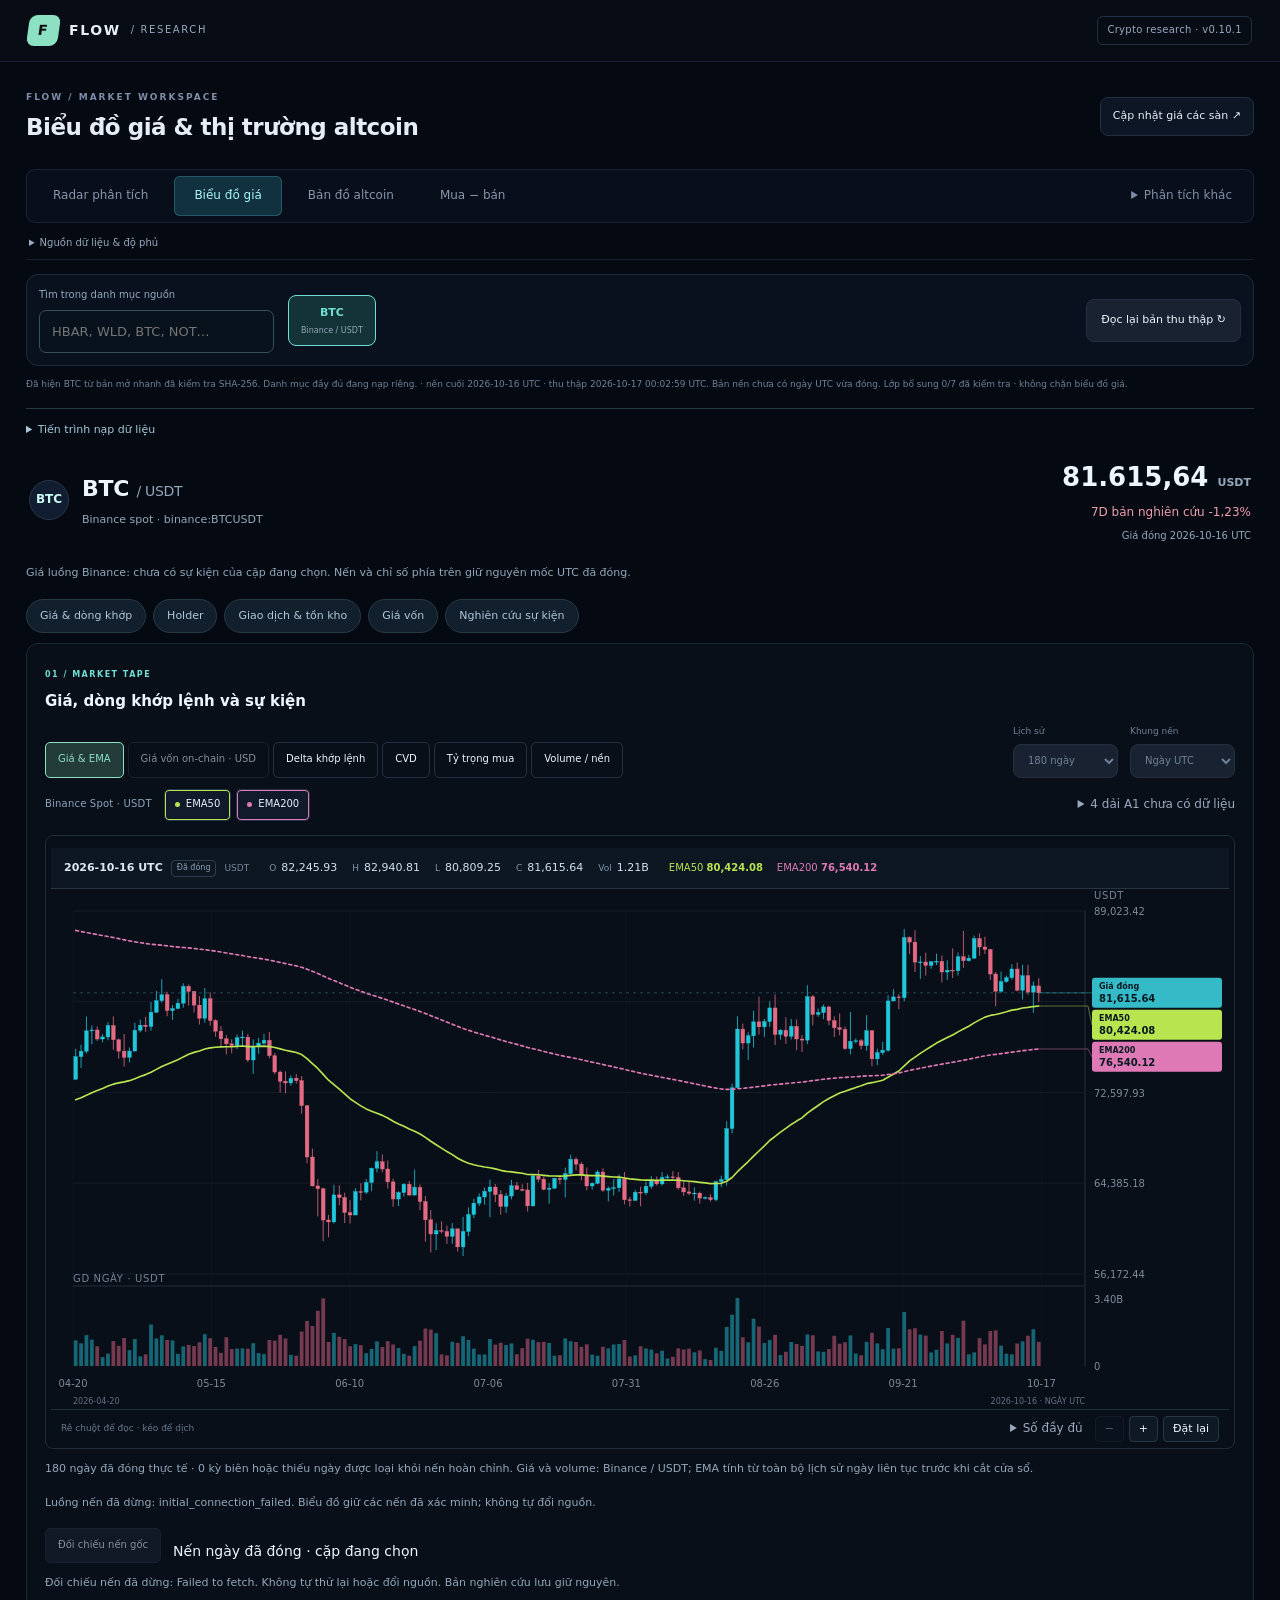
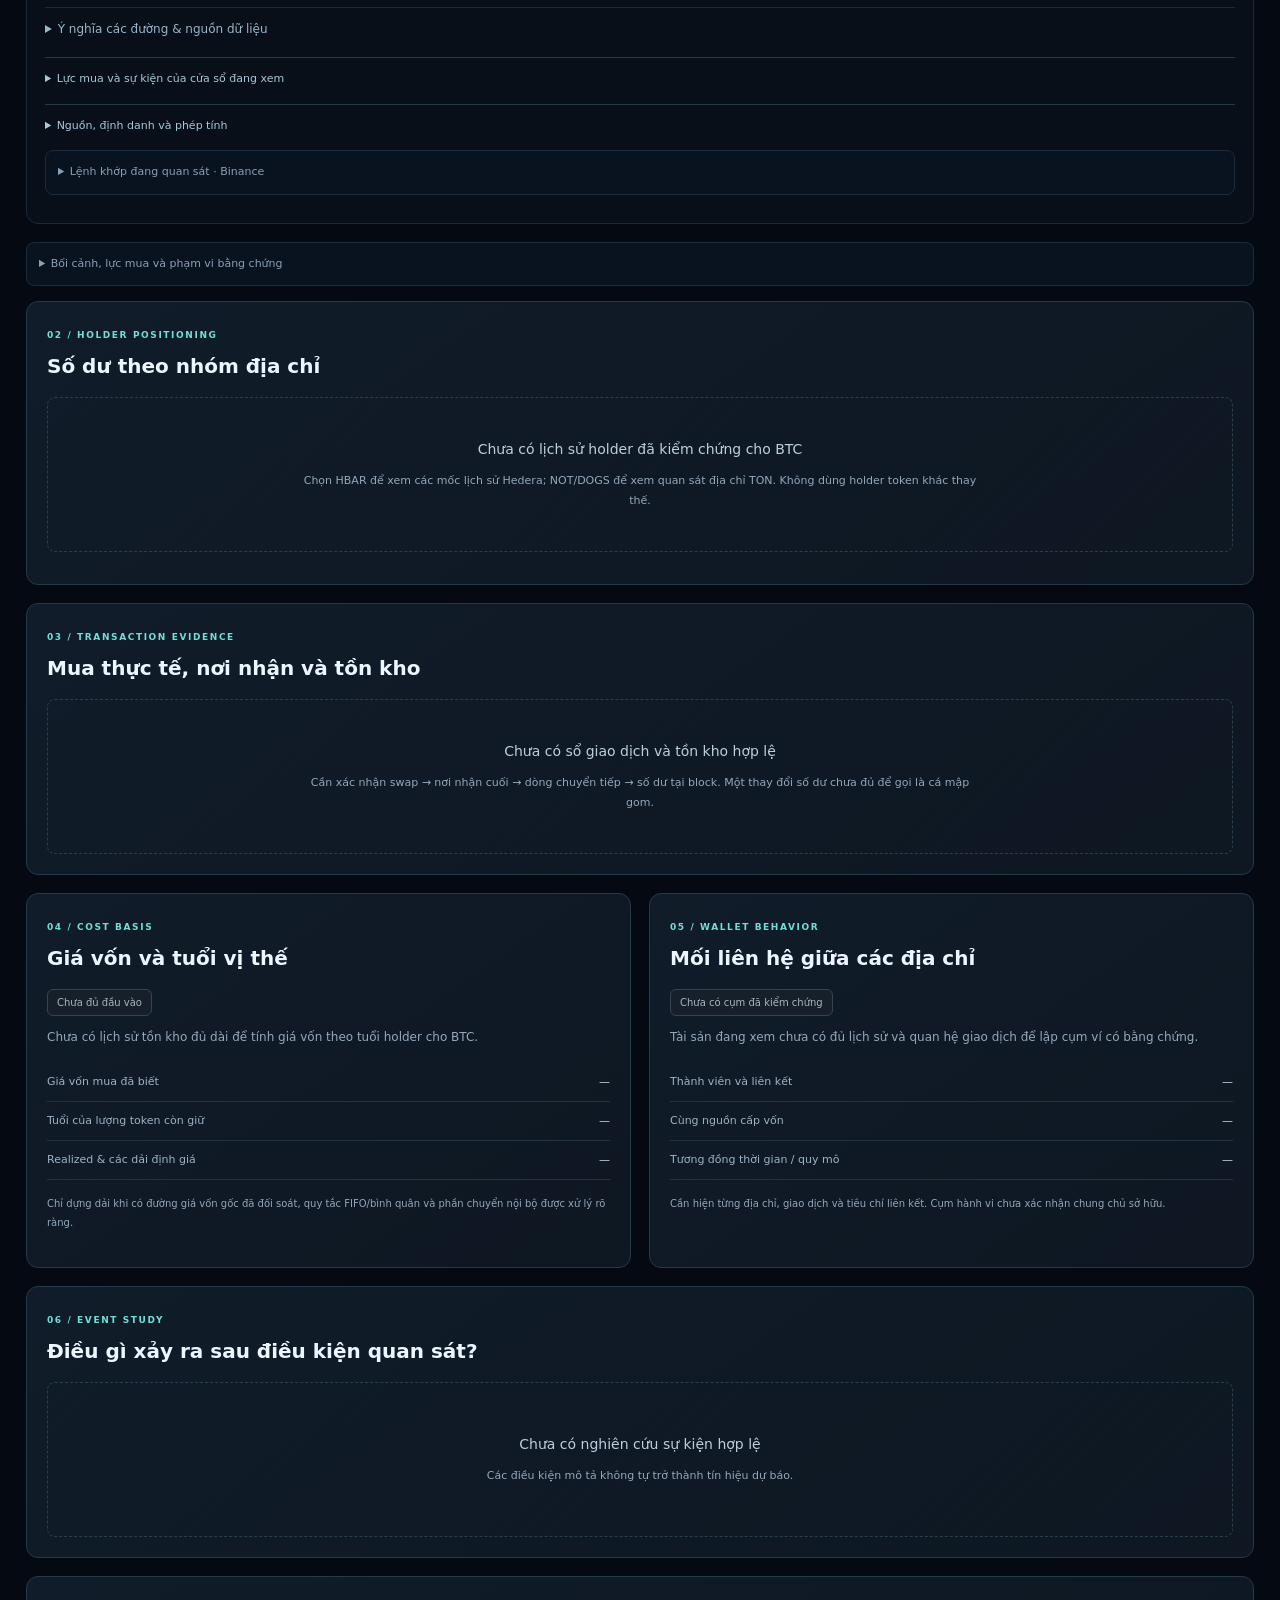
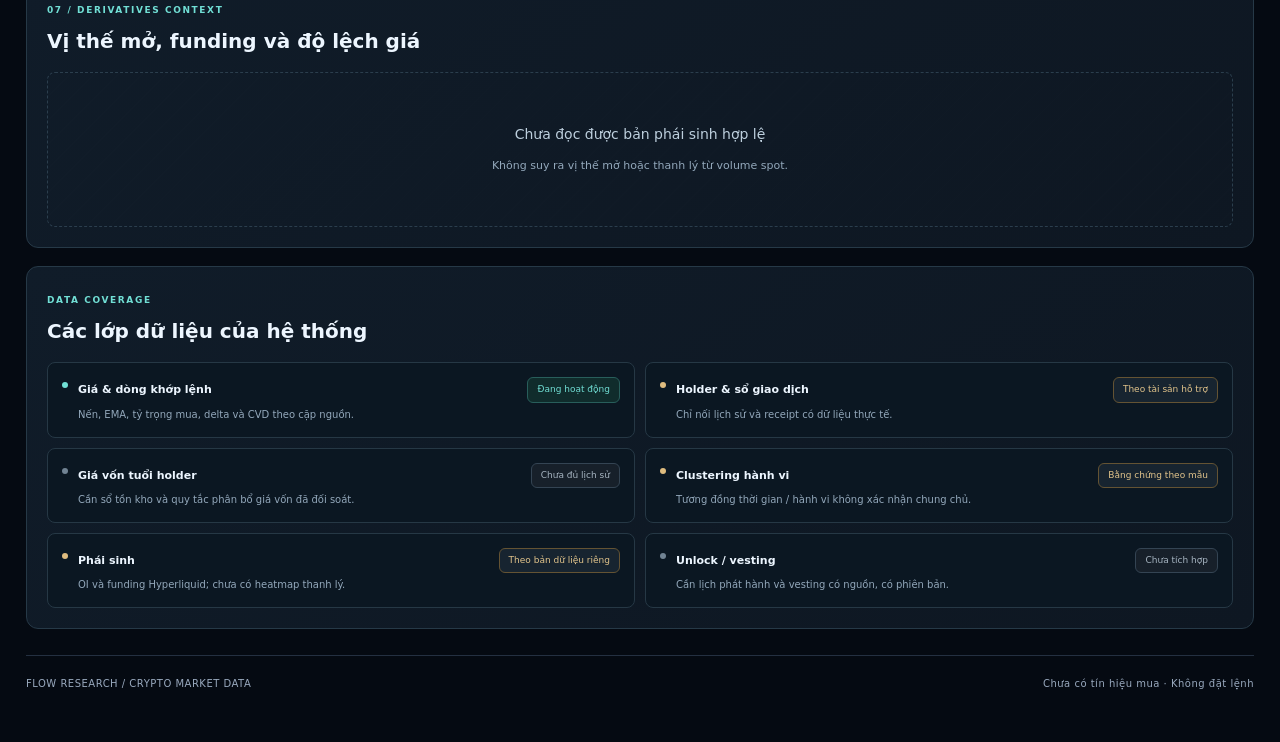
<file: index.html>
<!doctype html>
<html lang="vi">
<head>
<meta charset="utf-8">
<meta name="viewport" content="width=device-width,initial-scale=1">
<meta name="referrer" content="no-referrer">
<meta name="robots" content="noindex,nofollow">
<meta http-equiv="Content-Security-Policy" content="default-src 'none'; script-src 'self'; style-src 'self'; connect-src 'self' https://data-api.binance.vision https://api.bitget.com https://api.gateio.ws https://api.coingecko.com https://tonapi.io wss://data-stream.binance.vision wss://api.gateio.ws wss://ws.bitget.com https://api.coinlore.net; img-src 'self' data: https://c2.coinlore.com https://coin-images.coingecko.com https://assets.coingecko.com; base-uri 'none'; form-action 'none'; object-src 'none'">
<title>Flow Research · Crypto Market Research</title>
<link rel="stylesheet" href="style.css?v=1001">
<link rel="stylesheet" href="terminal.css?v=98">
<link rel="stylesheet" href="market-overview.css?v=96">
<link rel="stylesheet" href="charts-view.css?v=98">
<link rel="stylesheet" href="cost-reference-view.css?v=95">
<link rel="stylesheet" href="market-hub.css?v=9911">
<link rel="stylesheet" href="trading-volume.css?v=9912c">
<link rel="stylesheet" href="radar-view.css?v=96">
<link rel="stylesheet" href="focus-ui.css?v=1001">
<link rel="stylesheet" href="strength-overview.css?v=1000">
<link rel="stylesheet" href="capital-flow-view.css?v=1000">
<link rel="stylesheet" href="holder-flow-view.css?v=1001">
<link rel="stylesheet" href="wallet-cohorts.css?v=1000">
<link rel="stylesheet" href="wallet-strength-view.css?v=1001">
<link rel="stylesheet" href="analysis-workspace.css?v=1000">
<script defer src="market.js?v=90"></script>
<script defer src="charts-core.js?v=9912b"></script>
<script defer src="charts-view.js?v=98"></script>
<script defer src="bubble-view.js?v=97"></script>
<script defer src="public-data.js?v=1001"></script>
<script defer src="ecosystem.js?v=9911"></script>
<script defer src="market-overview.js?v=95b"></script>
<script defer src="global-ui.js?v=96"></script>
<script defer src="live-market.js?v=94"></script>
<script defer src="live-orderflow.js?v=94"></script>
<script defer src="market-ui.js?v=9912b"></script>
<script defer src="coinlore-core.js?v=95"></script>
<script defer src="coinlore-live.js?v=96b"></script>
<script defer src="live-gate.js?v=95"></script>
<script defer src="live-bitget.js?v=95"></script>
<script defer src="market-windows.js?v=97"></script>
<script defer src="coingecko-market.js?v=9911"></script>
<script defer src="radar-view.js?v=97"></script>
<script defer src="market-supply.js?v=9911"></script>
<script defer src="market-hub.js?v=9911"></script>
<script defer src="holders.js?v=90"></script>
<script defer src="dex-evidence.js?v=90"></script>
<script defer src="onchain-ui.js?v=96"></script>
<script defer src="signal-core.js?v=90"></script>
<script defer src="instrument-classes.js?v=90"></script>
<script defer src="research-ui.js?v=9912b"></script>
<script defer src="trading-volume.js?v=9912c"></script>
<script defer src="intelligence-core.js?v=90"></script>
<script defer src="holder-history.js?v=1001"></script>
<script defer src="chain-ledger.js?v=90"></script>
<script defer src="inventory-ledger.js?v=94"></script>
<script defer src="derivatives-core.js?v=93"></script>
<script defer src="cost-reference.js?v=95"></script>
<script defer src="cost-reference-view.js?v=95"></script>
<script defer src="live-candle.js?v=96"></script>
<script defer src="selected-history.js?v=97"></script>
<script defer src="strength-overview.js?v=1000"></script>
<script defer src="capital-flow-view.js?v=1000"></script>
<script defer src="holder-flow-view.js?v=1001"></script>
<script defer src="wallet-cohorts.js?v=1000"></script>
<script defer src="exchange-identity.js?v=1000"></script>
<script defer src="wallet-strength-view.js?v=1001"></script>
<script defer src="analysis-workspace.js?v=1000"></script>
<script defer src="terminal-ui.js?v=1000"></script>
<script src="navigation.js?v=93" defer></script>
<script src="operations.js?v=97" defer></script>
</head>
<body class="focused-workspace">
<header><a class="brand" href="./"><span class="mark">F</span>FLOW<span class="wordmark">/ RESEARCH</span></a><span class="badge">Crypto research · v0.10.1</span></header>
<main>
<div class="workspace-title"><div><span class="eyebrow">FLOW / MARKET WORKSPACE</span><h1>Biểu đồ giá &amp; thị trường altcoin</h1></div><button id="load">Cập nhật giá các sàn ↗</button></div>
<nav aria-label="Các mục"><button class="tab" data-panel="intelligence">Radar phân tích</button><button class="tab active" data-panel="terminal">Biểu đồ giá</button><button class="tab" data-panel="market">Bản đồ altcoin</button><button class="tab" data-panel="netflow">Mua − bán</button><details class="nav-more"><summary>Phân tích khác</summary><div><button class="tab" data-panel="research">Bộ lọc giá &amp; lệnh</button><button class="tab" data-panel="onchain">Ví &amp; giao dịch</button><button class="tab" data-panel="evidence">Độ phủ tính năng</button><button class="tab" data-panel="method">Phương pháp</button></div></details></nav>
<details class="source-summary"><summary>Nguồn dữ liệu &amp; độ phủ</summary><div id="status" class="status" role="status" aria-live="polite">Đang kiểm tra dữ liệu…</div><p id="automation-status" class="status" role="status">Đang kiểm tra lịch cập nhật…</p><div class="metrics"><article><span>CẶP / SÀN</span><strong id="count">—</strong><small>Đếm riêng từng cặp/sàn</small></article><article><span>NGUỒN GIÁ</span><strong id="source-count">—</strong><small id="coverage-sub">Chưa kiểm tra kết nối</small></article><article><span>SỰ KIỆN MỚI NHẤT</span><strong id="asof" class="small-value">—</strong><small id="fetched">Thời điểm nguồn</small></article><article><span>PHẠM VI VÍ</span><strong id="wallet-scope" class="small-value">—</strong><small>Chi tiết trong Phân tích khác</small></article></div></details>
<section id="terminal" class="panel"></section>
<section id="intelligence" class="panel" hidden></section>
<section id="netflow" class="panel" hidden><section id="market-net-flow" aria-label="Dòng khớp lệnh Binance theo ngày"></section></section>
<section id="research" class="panel" hidden>
<div class="card research-intro"><div class="card-head"><div><div class="eyebrow">BỘ LỌC MÔ TẢ ĐỘC LẬP · BINANCE SPOT / USDT</div><h2>Áp lực mua khi giá chưa tăng nhiều</h2><p class="small">Xem lực khớp lệnh 7D/30D và volume trên toàn danh mục nguồn, rồi kiểm tra biểu đồ dài ngày. Chưa xác nhận ví lớn tích lũy hoặc hiệu quả dự báo.</p></div><button id="research-reload">Đọc lại bản thu thập ↻</button></div>
<div class="metrics"><article><span>CẶP ĐÃ THỬ TRONG DANH MỤC</span><strong id="research-eligible">—</strong><small>Danh mục Binance spot/USDT tại lần thu thập</small></article><article><span>ĐỦ ĐẦU VÀO SAU LỌC LOẠI</span><strong id="research-valid">—</strong><small>Ít nhất 37 ngày liên tục · đủ taker/volume</small></article><article><span>ĐẠT ĐIỀU KIỆN ĐANG CHỌN</span><strong id="research-matched">—</strong><small>Chưa xác nhận bằng ví · chưa phải lệnh mua</small></article><article><span>NGÀY UTC ĐÃ ĐÓNG CUỐI</span><strong id="research-end" class="research-date">—</strong><small>Không dùng nến ngày đang hình thành</small></article></div>
<p id="research-status" class="small" role="status" aria-live="polite">Đang kiểm tra hồ sơ thu thập…</p>
<details class="research-criteria"><summary>Điều kiện lọc · xem và điều chỉnh số đo</summary><p class="small">Các ngưỡng mặc định là điều kiện nghiên cứu. Kết quả kiểm định lịch sử của cấu hình mặc định nằm trong Phân tích token; chỉnh ngưỡng ở đây không chạy lại kiểm định. Hai cửa sổ volume không chồng lấn; tỷ trọng mua tính bằng tổng quote, không lấy trung bình tỷ lệ từng ngày.</p><div class="criteria-inputs"><label>Taker mua 7D lớn hơn (%)<input id="criteria-buy7" type="number" value="52" min="0" max="100" step="0.5"></label><label>Taker mua 30D lớn hơn (%)<input id="criteria-buy30" type="number" value="50" min="0" max="100" step="0.5"></label><label>Giá 30D từ (%)<input id="criteria-price-min" type="number" value="-30" min="-100" step="1"></label><label>Giá 30D tối đa (%)<input id="criteria-price-max" type="number" value="15" min="-100" step="1"></label><label>Volume 7D / nền 30D tối thiểu<input id="criteria-volume" type="number" value="1.1" min="0" step="0.1"></label><button id="research-apply">Áp dụng điều kiện</button></div><p id="research-filter-status" class="small" role="status"></p></details>
<div class="research-filters"><label>Tìm mã trong toàn danh mục<input id="research-search" type="search" placeholder="WLD, HBAR, W, STRK, ZRO…" maxlength="80"></label><label>Hiển thị<select id="research-scope"><option value="candidate">Đạt điều kiện đang chọn</option><option value="eligible">Tất cả đủ dữ liệu</option><option value="all">Tất cả đã thu thập</option></select></label><label>Loại tài sản<select id="research-assets"><option value="excludeKnown">Ẩn bStocks/stablecoin/EUR đã xác minh</option><option value="all">Giữ toàn bộ danh mục gốc</option></select></label><label>Sắp xếp<select id="research-sort"><option value="delta7">Mua − bán chủ động 7D</option><option value="buyShare7">Tỷ trọng mua 7D</option><option value="buyShare30">Tỷ trọng mua 30D</option><option value="volumeRatio7vsPrior30">Volume / nền trước đó</option><option value="return30">Biến động 30D</option></select></label></div>
<p id="research-asset-note" class="small"></p><div id="research-body"><div class="chart-empty">Đang đọc nến có nguồn gốc và đối chiếu dữ liệu…</div></div><div class="pagination"><span id="research-page" class="small"></span><div><button id="research-prev" disabled>← Trước</button><button id="research-next" disabled>Tiếp →</button></div></div><p class="small">*Volume/ngày của 7 ngày cuối ÷ volume/ngày của 30 ngày ngay trước đó. Mua − bán chủ động là chênh lệch lệnh khớp, đơn vị USDT; chưa xác định người mua hoặc lượng token còn giữ.</p>
</div>
<div class="card chart-card"><div class="card-head"><div><div class="eyebrow">BẢN ĐỒ SỐ ĐO · KHÔNG PHẢI ASI</div><h2>Tỷ trọng mua 7D × biến động giá 30D</h2><p class="small">Bấm điểm hoặc tên cặp để xem nến, EMA200, delta, CVD và lịch sử tỷ trọng mua.</p></div><span class="badge">Nến ngày đã đóng · có thể kiểm tra nguồn</span></div><div id="research-map"></div><p id="research-map-meta" class="chart-note"></p><details><summary>Các cặp thiếu đầu vào và lỗi thu thập</summary><p id="research-exclusions" class="small"></p></details></div>
<div class="card prose"><h2>Phần giá vốn trong ảnh bạn gửi</h2><p>Ảnh WLD/HBAR/CC có giá vốn theo tuổi holder và các dải Realized, Balance, Delta, Undervalue, Diamond. Bản này có lịch sử số dư ở phạm vi đã ghi, nhưng chưa có sổ giá vốn và tuổi lô token để tính những giá trị đó; EMA50/EMA200 là đường trung bình giá và được ghi riêng. Chưa có bộ phân loại Strategic Capital hoặc Shark/Whale Action. Kiểm định bộ lọc lực mua được hiển thị riêng, chưa chứng minh khả năng phát hiện trước đợt tăng.</p><p class="small">Bộ lọc này chỉ dùng danh mục Binance đã thu thập. Bản đồ giá nhiều nguồn ở mục Thị trường và dữ liệu ví ở mục Ví & DEX có độ phủ khác nhau. Số cặp đã quét không đồng nghĩa số coin đã xác nhận cá mập mua.</p><p class="small">Nguồn phân loại: <a href="https://www.binance.com/vi/support/announcement/detail/4fea39f8b6e54e1b88e388fc90ce323e" target="_blank" rel="noopener noreferrer">Danh sách bStocks ↗</a> · <a href="https://www.binance.com/en/support/announcement/detail/65af5039eae04563b47e424b9cae77ed" target="_blank" rel="noopener noreferrer">XUSD ↗</a>. Phân loại được đối chiếu ngày 16/10/2026, chưa bảo đảm danh sách bao phủ mọi sản phẩm mới.</p></div>
</section>
<section id="market" class="panel" hidden>
<section id="market-hub" aria-label="Bản đồ altcoin nhiều nguồn"></section>
<details class="legacy-reference"><summary>Chi tiết luồng Binance</summary><section id="live-market" class="live-market-card" aria-label="Giá Binance trực tiếp"><div class="live-market-head"><div><strong>Binance Spot/USDT trực tiếp khi trang mở</strong><p id="live-market-status" class="small" role="status">Đang chuẩn bị luồng giá…</p></div><button id="live-market-toggle" type="button" aria-pressed="true">Tạm dừng</button></div><p id="live-market-clock" class="small"></p><p id="live-market-scope" class="small"></p></section>
</details>
<details class="legacy-reference"><summary>Tham chiếu CoinGecko · bản lưu và kiểm đếm nguồn</summary><div class="card chart-card global-card"><div class="card-head"><div><div class="eyebrow">THAM CHIẾU RỘNG · COINGECKO · USD</div><h2>Giá tổng hợp theo tài sản</h2><p class="small">Giá và biến động do nhà cung cấp báo cáo. Bấm bóng để xem định danh, số đo và thời điểm nguồn; thanh khoản khớp lệnh và sự đồng thuận giữa các nguồn chưa được xác minh cho mọi tài sản.</p></div><button id="global-refresh">Đọc lại bản quét</button></div>
<div class="metrics context-metrics"><article><span>TÀI SẢN CÓ GIÁ TRONG BẢN ĐỌC</span><strong id="global-priced">—</strong><small>Bản giá đã lưu · chờ xác minh phạm vi</small></article><article><span>MÃ TRONG DANH MỤC NGUỒN</span><strong id="global-catalog">—</strong><small>Xem sổ kiểm đếm và thời điểm từng đợt</small></article><article><span>CHUỖI CÓ DỮ LIỆU TVL</span><strong id="ecosystem-count">—</strong><small>DefiLlama · không phải dòng mua token</small></article></div>
<div class="global-controls"><label>Tìm tài sản<input id="global-search" type="search" placeholder="Bitcoin, Ethereum, W…" maxlength="80"></label><div class="segmented" aria-label="Khung biến động giá"><button data-global-period="24h" aria-pressed="true" class="selected">Ngày · 24H</button><button data-global-period="7d" aria-pressed="false">7 ngày</button><button data-global-period="30d" aria-pressed="false">30 ngày</button></div><label>Số bóng<select id="global-limit"><option value="150">150 · toàn cảnh</option><option value="80">80 · dễ đọc</option><option value="200">200 · bản đồ dày</option></select></label></div>
<p id="global-status" class="small" role="status">Đang đọc nguồn tham chiếu…</p><div id="global-map" class="chart-box market-chart"><div class="empty">Đang kiểm tra dữ liệu…</div></div><p id="global-meta" class="chart-note"></p><p id="global-coverage" class="small"></p><p id="global-updated" class="small"></p><p class="small">7D/30D ở đây là biến động giá trong cửa sổ của nhà cung cấp; nến tuần và tháng theo lịch UTC nằm trong chi tiết từng cặp sàn bên dưới. Không cộng volume USD tổng hợp với volume USDT từng sàn.</p></div>
</details>
<details class="card"><summary>Nhóm ngành và narrative · dữ liệu vốn hóa, volume có nguồn</summary><section id="market-sector-overview"></section></details>
<details class="card"><summary>Bối cảnh liên chuỗi · TVL và giá trị stablecoin lưu hành</summary><p class="small">Hai đại lượng mô tả hệ sinh thái; thay đổi giá trị không chứng minh tiền mới mua coin hoặc ví cá mập còn giữ.</p><div class="card-head"><h2>Giá trị stablecoin lưu hành · USD</h2><label>Lịch sử <select id="supply-window"><option value="30">30 ngày</option><option value="90" selected>90 ngày</option><option value="365">365 ngày</option></select></label></div><div id="supply-chart" class="supply-chart"></div><p id="supply-meta" class="small"></p><h3>10 chuỗi có TVL lớn nhất trong bản đọc</h3><div id="chains-table" class="table-scroll"></div><p id="chains-meta" class="small"></p><p class="small">Nguồn DefiLlama. Các bảng TVL và stablecoin ghép theo tên chuỗi trùng khớp; thiếu được để trống, chưa gộp tên đồng nghĩa hoặc tuyên bố bao phủ mọi blockchain.</p></details>
<div class="section-label"><div class="eyebrow">DỮ LIỆU THEO TỪNG SÀN · USDT</div><h2>Đối chiếu khớp lệnh và nến</h2><p class="small">Mỗi cặp/sàn được giữ riêng. Độ phủ bên dưới là danh mục USDT đủ điều kiện, không phải toàn bộ thị trường crypto.</p></div>
<div class="card filters-card"><div class="filters"><label>Tìm mã<input id="search" type="search" placeholder="BTC, W, STRK…" autocomplete="off" maxlength="80"></label><label>Nguồn thị trường<select id="source"><option value="all">Tất cả sàn đã kết nối</option><option value="binance">Binance</option><option value="bitget">Bitget</option></select></label><label>Sắp xếp bảng<select id="sort"><option value="turnover24">Giá trị giao dịch 24H</option><option value="base">Tên mã</option><option value="return24">Biến động giá 24H</option></select></label></div></div>
<div class="card chart-card"><div class="card-head"><div><div class="eyebrow">THỊ TRƯỜNG SPOT · 24 GIỜ</div><h2>Bản đồ thị trường</h2><p class="small">Màu thể hiện giá tăng/giảm. Bấm vào một điểm để xem nến và lực khớp lệnh.</p></div><div class="segmented"><button id="view-bubbles" class="selected" aria-pressed="true">Bong bóng</button><button id="view-scatter" aria-pressed="false">Giá × giao dịch</button></div></div><div class="bubble-options"><label>Kích thước bóng<select id="bubble-size"><option value="magnitude">Theo biến động giá</option><option value="equal">Bằng nhau</option><option value="turnover">Theo giá trị giao dịch</option></select></label><label>Số bóng<select id="bubble-count"><option value="150">150</option><option value="80">80</option><option value="200">200</option></select></label></div><div id="overview-chart" class="chart-box empty"><strong>Đang đọc dữ liệu…</strong></div><p id="overview-meta" class="chart-note"></p><details><summary>Các cặp bị loại khỏi biểu đồ</summary><p id="chart-exclusions" class="small"></p></details></div>
<div class="card chart-card"><div class="card-head"><div><div class="eyebrow">NẾN NGÀY ĐÃ ĐÓNG · BINANCE</div><h2>Bản đồ lực mua 7 ngày</h2><p class="small">Trục ngang: giá 7D. Trục dọc: tổng quote chủ động mua / tổng quote giao dịch 7D.</p></div><span class="badge">Chưa phải ASI hoặc cá mập</span></div><div id="flow-chart" class="chart-box empty"><strong>Đang kiểm tra lịch sử có nguồn…</strong></div><p id="flow-meta" class="chart-note"></p><details><summary>Chi tiết thiếu dữ liệu và ghi nhận của bộ thu thập</summary><p id="flow-exclusions" class="small"></p></details><div class="history-actions"><label>Đọc lại lịch sử theo bộ lọc<select id="history-count"><option value="30">30 cặp Binance có giao dịch lớn nhất</option><option value="100">100 cặp Binance có giao dịch lớn nhất</option><option value="all">Tất cả cặp Binance đang lọc</option></select></label><button id="load-history">Cập nhật lịch sử</button><button id="cancel-history" hidden>Dừng</button></div><p id="history-status" class="small" role="status"></p><p class="small">Bitget và Gate không có trường taker mua trong nguồn nến đang dùng; WhiteBIT chưa hỗ trợ nến lịch sử. Các nguồn này không được đặt lên trục lực mua Binance. Những cặp chưa đủ lịch sử hoặc thiếu ngày sẽ bị loại có lý do.</p></div>
<div class="card"><div class="card-head"><div><h2>Độ phủ nguồn dữ liệu</h2><p class="small">Số cặp được đối chiếu với danh sách niêm yết của từng sàn. Nguồn lỗi và dữ liệu cũ luôn được ghi rõ.</p></div><span class="badge">4 sàn đã kết nối · độ phủ riêng từng lớp</span></div><div id="coverage" class="source-grid"></div><p class="small">Binance, Gate, WhiteBIT: cặp spot/USDT đang hoạt động; nguồn danh mục này chưa phân loại tài sản cơ sở. Bitget: chỉ sản phẩm được nguồn phân loại crypto. Danh mục chưa được xác nhận chỉ gồm coin thuần crypto và chưa bao phủ toàn thị trường. Giao dịch trên sàn không xác định người mua.</p></div>
<div class="card"><div class="card-head"><div><h2>Danh mục khám phá</h2><p class="small">Danh sách lấy từ nguồn, không giới hạn ở 25 mã khởi tạo. Mỗi dòng là một cặp trên một sàn.</p></div><button id="export" disabled>Xuất bằng chứng</button></div>
<div id="table" class="empty"><strong>Chưa có dữ liệu hợp lệ</strong><p>Số liệu chỉ xuất hiện sau khi đọc được nguồn hoặc bản lưu có nguồn gốc.</p></div>
<div class="pagination"><span id="page-info" class="small"></span><div><button id="prev" disabled>← Trước</button><button id="next" disabled>Tiếp →</button></div></div>
</div>
<details class="card"><summary>Nhật ký đọc nguồn</summary><pre id="log">Chưa gửi yêu cầu mạng.</pre></details>
</section>
<section id="onchain" class="panel" hidden>
<div class="section-label onchain-intro"><div class="eyebrow">BẰNG CHỨNG ON-CHAIN · PHẠM VI ĐÃ KẾT NỐI</div><h2>Từ giao dịch tới số dư thực tế</h2><p class="small">Trang này giữ dữ liệu ba token TON và mẫu pool WETH/USDC. Mục Phân tích token bổ sung lịch sử HBAR và giao dịch UNI/LINK/AAVE. Địa chỉ tài khoản, người gửi giao dịch, nơi nhận token và chủ sở hữu hưởng lợi là những khái niệm khác nhau. Chưa xác nhận cá mập tích lũy hoặc tái tạo mô hình A1Radar.</p></div>
<div class="card holders-card"><div class="card-head"><div><div class="eyebrow">TON MAINNET · TONAPI</div><h2>Top địa chỉ giữ token</h2><p class="small">Phân bố số dư và thay đổi giữa các lần đọc thật, theo đúng master contract.</p></div><button id="holder-refresh" disabled>Cập nhật token đang chọn ↗</button></div>
<div id="holder-tokens" class="segmented" aria-label="Token TON"><button data-holder-token="ston" class="selected" aria-pressed="true">STON</button><button data-holder-token="not" aria-pressed="false">NOT</button><button data-holder-token="dogs" aria-pressed="false">DOGS</button></div>
<p id="holder-status" class="small" role="status" aria-live="polite">Đang kiểm tra bản số dư có nguồn…</p>
<div id="holders-body"><div class="chart-empty">Đang đọc dữ liệu TON…</div></div>
<div id="holder-controls" hidden><div class="holder-filters"><label>Tìm địa chỉ hoặc nhãn nguồn<input id="holder-search" type="search" maxlength="100" placeholder="Địa chỉ, Binance, DEX…"></label><label>Nhóm thứ hạng<select id="holder-group"><option value="all">Tất cả top 1.000</option><option>1–100</option><option>101–200</option><option>201–300</option><option>301–500</option><option>501–1000</option></select></label></div><div id="holders-table"></div><div class="pagination"><span id="holder-page" class="small"></span><div><button id="holder-prev">← Trước</button><button id="holder-next">Tiếp →</button></div></div><p class="small">*Giao diện ví là trường is_wallet của nguồn, không phải xác nhận người thật. Nhãn nguồn chưa được xác minh danh tính chủ sở hữu. Tài khoản chủ và jetton wallet contract được hiển thị riêng khi mở địa chỉ.</p></div></div>
<div class="card dex-card"><div class="card-head"><div><div class="eyebrow">ETHEREUM · UNISWAP V3 · GECKOTERMINAL + RPC</div><h2>Giao dịch DEX và số dư tại block finalized</h2><p class="small">Mẫu swap WETH / USDC 0,05% và số dư của các địa chỉ gửi được chọn.</p></div><span class="badge">Bản quan sát có thời điểm · một pool</span></div><p id="dex-status" class="small" role="status">Đang kiểm tra nguồn giao dịch và block…</p><div id="dex-body"><div class="chart-empty">Đang đọc dữ liệu Ethereum…</div></div></div>
<div class="card prose"><h2>Lịch sử holder theo nguồn</h2><p>HBAR trong Phân tích token có 30 quan sát ngày thực và mốc 30D/90D, so sánh nhóm địa chỉ cố định, tùy chọn loại tài khoản hạ tầng đã có danh sách nguồn. TON ở trang này so sánh các lần đọc thực có sẵn; chưa có chuỗi ngày dài tương đương HBAR. Địa chỉ thiếu được để trống hoặc hiển thị khoảng chặn theo ngưỡng nguồn, không thay bằng số 0.</p></div>
</section>
<section id="evidence" class="panel" hidden>
<div class="card prose"><div class="eyebrow">ĐỐI CHIẾU A1RADAR · TRẠNG THÁI KIỂM CHỨNG</div><h2>Chưa xác minh số liệu trùng A1</h2><p>Chưa có cặp số đo trực tiếp đủ điều kiện đối chiếu cùng tài sản, sàn, thời điểm và cửa sổ. Đã xem các trang miễn phí của A1 sau khi đăng nhập ngày 18/10/2026. MEFI và Gem Radar hiện yêu cầu gói ULTRA; ảnh tham chiếu chưa ghi đủ khóa đo. Không đánh dấu “khớp A1” bằng cách so hai số khác thời điểm hoặc khác đơn vị. Tài liệu tính năng ngày 07/08/2026 có trước các thay đổi ASI/MFI và clustering trong tháng 9; chưa phải đặc tả thực thi hiện hành đầy đủ.</p><div class="table-scroll"><table class="feature-matrix"><thead><tr><th>Số đo</th><th>Điều đã kiểm tra</th><th>Kết luận</th></tr></thead><tbody><tr><td>Daily Net Order Flow</td><td>Tài liệu A1 mô tả mua chủ động trừ bán chủ động. Flow dùng quote USDT của Binance, nến đóng theo UTC.</td><td>Cùng ý tưởng đo; tài liệu chưa chốt sàn, đơn vị và múi giờ để xác nhận bằng số.</td></tr><tr><td>Biểu đồ ngành</td><td>Trang Trending Sectors hiện tại của A1 xếp hạng biến động vốn hóa; tài liệu cũ mô tả thêm treemap theo FDV. Flow dùng vốn hóa lưu hành do CoinGecko báo cáo.</td><td>Cần đối chiếu đúng trang, thành viên ngành và thời điểm. Biến động định giá không chứng minh tiền mua ròng.</td></tr><tr><td>ASI, Strategic Capital và SmartBands</td><td>ASI cần lịch sử nhóm ví và nhãn loại trừ. Chưa có danh sách ví, trọng số đầy đủ hoặc giá vốn lô token của A1.</td><td>Chưa tái tạo và chưa thể xác nhận tương đương.</td></tr></tbody></table></div><details><summary>Ví dụ DUSK trong ảnh và điều kiện để so đúng</summary><p>Ảnh A1 ghi giá $0,1210, biến động 24H +12,86% và volume $18,51M. Kho Binance DUSK/USDT có nến đóng ngày 16/10/2026 UTC: 0,1237 USDT, thay đổi so giá đóng hôm trước +12,25045%, quote volume 3.643.299,8722 USDT. Ảnh chưa ghi rõ sàn, thời điểm và phạm vi USD tổng hợp nên đây không phải cặp đo có thể tính sai lệch.</p><p>Đối chiếu hợp lệ cần định danh tài sản theo chain/contract, sàn và thị trường, quote currency, đầu/cuối cửa sổ, múi giờ, thời điểm nguồn, đơn vị, phép tổng hợp, quy tắc làm tròn và phiên bản công thức.</p></details><div class="source-links"><a href="https://docs.a1radar.com/vi/features/daily-net-order-flow" target="_blank" rel="noopener noreferrer">A1 · Net Order Flow ↗</a><a href="https://docs.a1radar.com/vi/features/sector-performance" target="_blank" rel="noopener noreferrer">A1 · Nhóm ngành ↗</a><a href="https://docs.a1radar.com/vi/features/accumulation-strength-index" target="_blank" rel="noopener noreferrer">A1 · ASI ↗</a></div></div>
<div class="card prose"><div class="eyebrow">TỪ DỮ LIỆU ĐẾN BẰNG CHỨNG</div><h2>Những biểu đồ nào đã có dữ liệu?</h2><div class="evidence-list"><div><span class="pill positive">Đã có nguồn đo</span><h3>Giá, nến, volume và lực khớp lệnh</h3><p>Bản đồ tổng hợp có phạm vi và trạng thái lượt quét ghi riêng theo CoinGecko ID, có biến động 1H/24H/7D/30D/1Y khi nguồn cung cấp; bản đồ giá/volume bốn sàn; bản đồ tỷ trọng taker mua Binance; nến và volume theo ngày. Với nguồn có taker, có chênh lệch mua/bán chủ động và CVD trong cửa sổ đã chọn.</p></div><div><span class="pill positive">Đã có số dư trong phạm vi nhỏ</span><h3>Lịch sử số dư và giao dịch mua thực</h3><p>HBAR có 30 quan sát ngày, mốc 30D/90D và nhóm holder cố định; TON có top 1.000 theo các lần đọc thật. Mẫu 30 giao dịch UNI/LINK/AAVE đối chiếu receipt, nơi nhận và lịch sử số dư 30 ngày. Bốn địa chỉ nhận đều là hợp đồng; chưa xác minh chủ sở hữu hoặc cá mập.</p></div><div><span class="pill warning">Chưa có mô hình và dữ liệu phù hợp</span><h3>Smart Bands, ASI, MEFI và bản đồ thanh lý</h3><p>Các dải giá vốn on-chain, mô hình chấm điểm và mức thanh lý không thể suy ra từ ticker giá/volume. Chưa xác nhận tương đương A1Radar. Bộ lọc lực mua có nghiên cứu sự kiện, chi phí giả định, đối chứng và các trường hợp thất bại; chưa chứng minh lợi thế dự báo.</p></div></div><h3>Đối chiếu đầy đủ các nhóm biểu đồ bạn gửi</h3><div class="table-scroll"><table class="feature-matrix"><thead><tr><th>Biểu đồ tham chiếu</th><th>Trạng thái trong Flow Research</th><th>Dữ liệu/phương pháp còn cần</th></tr></thead><tbody>
<tr><td>Bong bóng, giá và volume</td><td>Đã có: USD 1H/24H/7D/30D/1Y theo trường nguồn; bong bóng/cột/top tăng giảm/ngược BTC và bốn sàn USDT</td><td>Độ phủ từng tập được ghi riêng; chưa gộp cùng ticker thành cùng token</td></tr>
<tr><td>Nến ngày/tuần/tháng, EMA</td><td>Đã có khung UTC; SMA20, EMA50 và EMA200 khi đủ 200 ngày</td><td>Đã có cửa sổ 180/365 ngày; đường MA không phải SmartBands</td></tr>
<tr><td>Daily Net Order Flow, CVD</td><td>Delta/CVD theo cặp và mục Mua − bán: bong bóng, bảng, tổng taker 1D/7D/30D từ nến Binance đã đóng; ghi mốc chốt và số cặp đủ dữ liệu</td><td>Không xác định danh tính người mua hoặc toàn bộ dòng vốn thị trường; bản lưu tách khỏi giá trực tiếp</td></tr>
<tr><td>Nguồn cung và định giá</td><td>Bảng/popup CoinGecko có vốn hóa, FDV, cung lưu hành/tổng/tối đa và tỷ lệ; giữ nguyên số nguồn, ngày cập nhật và dữ liệu thiếu</td><td>Tỷ lệ cung chưa lưu hành không xác nhận token bị khóa hoặc lịch mở khóa</td></tr>
<tr><td>Net Buy/Sell theo vùng giá</td><td>Đã có vùng giá mua/bán chủ động của luồng Binance đang quan sát; chưa có lịch sử đủ 1D/7D/30D. Mẫu DEX giữ riêng</td><td>Luồng lưu trong bộ nhớ từ khi mở trang; phải thu thập lịch sử liên tục để có vùng giá đầy đủ nhiều ngày</td></tr>
<tr><td>Money Flow: MFI Spike, Momentum, Ignition, Blaze, Shark/Whale Action, LNC</td><td>Đã có mốc bất thường volume, momentum và lực mua với công thức công khai; chưa tái tạo tín hiệu A1 hoặc xác nhận Shark/Whale</td><td>Định nghĩa tín hiệu, dữ liệu gốc và quy tắc gán nhãn; không đổi volume spike thành “whale”</td></tr>
<tr><td>Holder Flow, Holder Momentum, Gini</td><td>Đã có nhóm holder HBAR cố định theo 30 ngày và mốc 30D/90D; TON theo các lần đọc thật. Chưa có Gini toàn bộ holder</td><td>Cần lịch sử dài ngày, độ phủ địa chỉ ngoài top, chủ sở hữu hưởng lợi và quy tắc loại ví sàn/dự án</td></tr>
<tr><td>Clustering Wallets</td><td>Chưa có mô hình cụm ví</td><td>Giao dịch ví, thời điểm, khối lượng, thuật toán nhóm và độ tin cậy</td></tr>
<tr><td>ASI, Strategic Capital, ELITE, Market Maker Accumulation, MEFI</td><td>Chưa triển khai mô hình tương đương</td><td>Lịch sử ví, thời gian giữ, lợi nhuận quá khứ, nhãn sàn/dự án/MM và mô hình được kiểm chứng</td></tr>
<tr><td>Smart Positioning Radar: giá vốn theo tuổi holder</td><td>Chưa có lớp dữ liệu để tính</td><td>Lịch sử token theo từng ví/lô tuổi, giá lúc chuyển và phương pháp tổng hợp; không thay bằng volume trung bình</td></tr>
<tr><td>SmartBands: Realized, Balance, Delta, Undervalue, Diamond</td><td>Chưa có dải giá vốn on-chain</td><td>Lịch sử giá trị khi token di chuyển và công thức dải; SMA/EMA không thay thế</td></tr>
<tr><td>Perp Trades, LSDI, Net Force, bản đồ thanh lý</td><td>Đã có OI/funding/basis Hyperliquid, cửa sổ 90 ngày funding cho 32 hợp đồng, có ghi rõ lịch sử thiếu; chưa có vị thế toàn thị trường hoặc bản đồ thanh lý</td><td>Lệnh khớp, OI/vị thế, mở/đóng và giả định đòn bẩy; thanh lý đã xảy ra khác bản đồ thanh lý mô hình</td></tr>
<tr><td>Unlock Risk, DSSI, Gem Radar</td><td>Chưa có lịch unlock hoặc đủ trục để chấm điểm</td><td>Phân bổ/vesting được xác minh và các lớp holder, phái sinh, MEFI còn thiếu</td></tr>
<tr><td>Bối cảnh chuỗi, stablecoin</td><td>Đã có TVL và định giá stablecoin theo DefiLlama</td><td>Không diễn giải TVL/giá trị lưu hành tăng thành tiền mua ròng altcoin</td></tr>
</tbody></table></div><p class="small">Đây là đối chiếu phạm vi, không phải xác nhận các mô hình A1 có hiệu quả dự báo. Các biểu đồ chưa đủ dữ liệu được giữ ở trạng thái chưa triển khai, không điền mô phỏng.</p><p class="note">Taker delta = mua chủ động − bán chủ động, đơn vị USDT. Đây không phải tiền mới vào thị trường, thay đổi số dư ví hoặc bằng chứng cá mập còn giữ hàng.</p></div>
</section>
<section id="method" class="panel" hidden>
<div class="card prose"><div class="eyebrow">PHẠM VI CÓ THỂ ĐỐI CHIẾU</div><h2>Đọc đúng số liệu trước khi tìm chiến lược.</h2><p><strong>Danh mục:</strong> Binance, Bitget, Gate và WhiteBIT Spot, chỉ cặp USDT còn hoạt động theo metadata của nguồn. Binance exchangeInfo đang dùng không có nhãn crypto/cổ phiếu/ETF hoặc loại tài sản cơ sở; điều kiện spot không đủ để xác nhận mọi mã là coin thuần crypto. Chưa loại mã bằng cách đoán tên hoặc hậu tố. Sản phẩm được Bitget phân loại là cổ phiếu hoặc tài sản khác không nằm trong phạm vi quét crypto này. Một token có thể xuất hiện ở nhiều sàn; hệ thống giữ riêng từng dòng và chưa xác minh hợp đồng để gộp tài sản.</p><p><strong>Giá 24H:</strong> biến động theo cửa sổ ticker của từng sàn. <strong>GD 24H:</strong> giá trị giao dịch theo quote currency USDT, không phải vốn hóa, độ sâu thanh khoản hoặc dòng vốn mới. Chế độ mặc định dùng bóng bằng nhau để dễ đọc; tùy chọn theo giao dịch mới dùng diện tích tỷ lệ quote turnover; bản đồ giá × giao dịch dùng trục log10 và loại các dòng turnover bằng 0 có thông báo. Không lấy trung bình tỷ lệ mua giữa các sàn.</p><p><strong>Lịch sử:</strong> chỉ dùng nến ngày UTC đã đóng. Giá 7/30 ngày so sánh các giá đóng cửa cách nhau đúng 7/30 ngày. Bản lưu diện rộng kiểm tra 31 ngày liên tục; chuỗi ngắn hơn có thể chỉ cung cấp 7D nếu có đủ 8 giá đóng cửa liên tục, còn 30D để thiếu. Giá trị giao dịch/ngày là trung bình 20 nến. Taker mua 7D bằng tổng quote mua chủ động chia tổng quote giao dịch của cùng bảy nến; không phải trung bình các tỷ lệ theo ngày.</p><p><strong>Delta và CVD:</strong> quote bán chủ động = tổng quote − quote mua chủ động; delta = quote mua − quote bán. CVD cộng dồn delta trong cửa sổ đang xem, mốc 0 nằm trước ngày đầu tiên. Giá đóng cửa trên biểu đồ delta có trục riêng bên phải. Khi nguồn thiếu taker thì không suy ra hoặc điền CVD bằng 0.</p><p><strong>Bản lưu diện rộng:</strong> giữ các giá đầu/cuối, tổng quote và buy quote, ngày quan sát, nguồn và mã băm phản hồi. Chương trình thu thập kiểm tra tính liên tục trước khi tạo tóm tắt. Kho nến nghiên cứu chứa nến đã kiểm tra của 511 cặp, tới 401 ngày mỗi cặp. Trình duyệt đối chiếu SHA-256 cả tệp gzip lẫn nội dung giải nén; nghiên cứu sự kiện còn đối chiếu hash kho nến và bốn tệp mã tính toán. Bản tóm tắt thị trường cũ có độ sâu kiểm tra riêng, không thay thế kho nến này.</p><p><strong>Thời điểm:</strong> ticker REST quá 15 phút được ghi là cũ. Luồng Binance trực tiếp dùng ngưỡng 5 giây riêng từng mã và chỉ chạy khi trang đang mở; sự kiện tạo ticker khác thời điểm giao dịch cuối. Luồng lệnh khớp của token đang chọn chỉ thống kê phần nhận thực tế trong tối đa 30 phút / 10.000 giao dịch, có ghi gián đoạn. Bản đồ cũ được phép xem dưới nhãn bản lưu kèm khoảng thời gian nguồn; không đổi nhãn thành dữ liệu trực tiếp. Nến thiếu ngày UTC đã đóng mới nhất không được coi là bản đồ lực mua hiện tại. Nếu nguồn lỗi thì dữ liệu đã lưu giữ nguyên thời điểm. Workflow GitHub Actions được cấu hình mỗi 6 giờ. Lần chạy thử 17/10/2026 chưa khởi động được bộ thu thập; xem trạng thái vận hành ở đầu trang. Chưa coi lịch này đang hoạt động. Nguồn lỗi giữ nguyên bản trước và thời điểm cũ. Giá các sàn đọc trực tiếp trên trình duyệt có lịch riêng; nút đọc lại bản quét CoinGecko chỉ tải bản đã xuất bản.</p><p><strong>Ví và DEX:</strong> TON dùng số dư nguyên đơn vị nhỏ nhất, nhận dạng theo master contract, phân biệt tài khoản chủ và jetton wallet. API không trả block chung nên đây là quan sát indexer theo khoảng thu thập, không phải số dư toàn nhóm tại một block cố định. Ethereum đọc ERC20 balanceOf tại một block finalized có kiểm tra hash trước/sau; chỉ đối chiếu giao dịch trước block đó. Sender khác recipient và chưa xác định chủ sở hữu hưởng lợi. Không ghép token với dữ liệu sàn theo ticker.</p><p><strong>Phần nghiên cứu riêng:</strong> công thức, tham số chiến lược, nhãn ví riêng và khóa truy cập không được đưa vào kho public này. Chưa có backend nghiên cứu riêng hoặc đăng nhập. Nghiên cứu sự kiện công khai dùng danh mục đang niêm yết, có thiên lệch sống sót và không phải kiểm định ngoài mẫu. Nội dung gửi đến trình duyệt có thể được xem và sao chép.</p><p>Không dùng dữ liệu mô phỏng để điền bảng. Lỗi nguồn, thiếu lịch sử và số 0 được phân biệt. Kiểm thử phần mềm không chứng minh lợi nhuận đầu tư.</p>
<p><strong>Bằng chứng tích lũy:</strong> giao dịch mua, số dư tăng, giữ qua thời gian và danh tính là các lớp riêng. Mua nhiều không chứng minh tăng tồn kho; số dư tăng chưa xác nhận mua. Các địa chỉ hợp đồng có thể là router, lưu ký hoặc chiến lược. Lịch sử số dư không chứng minh lô token mua ban đầu còn nguyên. Mẫu DEX chọn các giao dịch lớn trong nguồn quan sát, không đại diện mọi người mua.</p><p><strong>Kiểm định:</strong> chỉ xét lần bắt đầu điều kiện quan sát được, vào giá mở nến kế tiếp, tránh sự kiện chồng lấn 30 ngày, tính kịch bản phí và trượt giá mỗi phía. Đối chiếu BTC và nhóm cùng ngày/thanh khoản; giữ cả lỗ, thiếu và chưa đủ kỳ. Danh mục và phân loại được xác lập hiện tại nên kết quả có thiên lệch sống sót và phân loại hồi cứu.</p><p><strong>Tuần và tháng:</strong> gộp OHLC từ toàn bộ nến ngày sẵn có, giữ giá mở đầu kỳ, cao/thấp cực trị và giá đóng cuối kỳ, cộng volume cùng đơn vị. Chỉ vẽ kỳ đầy đủ; thiếu ngày hoặc kỳ đang hình thành được loại. Cửa sổ 30/90/120/180/365 ngày được áp dụng sau khi gộp và giữ nguyên các kỳ hoàn chỉnh giao với cửa sổ. SMA20/EMA50/EMA200 là chỉ báo giá, không phải SmartBands hoặc giá vốn holder.</p><p><strong>Độ rộng bổ sung:</strong> CoinGecko là lớp giá tổng hợp USD riêng với dữ liệu USDT từng sàn. Danh mục hoạt động được đóng băng trước lượt quét, chia yêu cầu theo ID rồi kiểm tra lại thay đổi danh mục. Mỗi ID có trạng thái có giá, không có giá, thiếu, lỗi hoặc chưa xử lý. Các đợt không cùng thời điểm; xem khoảng thu thập và tuổi giá tại từng lần đọc. Lượt lỗi giữ nguyên bản hoàn chỉnh trước đó. DefiLlama cung cấp TVL và định giá stablecoin lưu hành; thay đổi có thể do giá, tỷ giá, phát hành/thu hồi và điều chuyển, chưa phải dòng mua ròng token.</p><div class="source-links"><a href="https://developers.binance.com/docs/binance-spot-api-docs/rest-api/market-data-endpoints" target="_blank" rel="noopener noreferrer">Binance · Market data ↗</a><a href="https://www.bitget.com/docs/catalog/market/market-data" target="_blank" rel="noopener noreferrer">Bitget · Phân loại sản phẩm ↗</a><a href="https://www.bitget.com/api-doc/spot/market/Get-Tickers" target="_blank" rel="noopener noreferrer">Bitget · Tickers ↗</a><a href="https://www.bitget.com/api-doc/spot/market/Get-Candle-Data" target="_blank" rel="noopener noreferrer">Bitget · Nến lịch sử ↗</a></div></div>
</section>
<footer><span>FLOW RESEARCH <span class="muted">/</span> CRYPTO MARKET DATA</span><span>Chưa có tín hiệu mua · Không đặt lệnh</span></footer>
</main>
<dialog id="detail"><div class="card-head"><div><div class="eyebrow">HỒ SƠ BẰNG CHỨNG</div><h2 id="detail-title"></h2></div><button id="close" aria-label="Đóng chi tiết">Đóng ×</button></div><div id="detail-body"></div></dialog>
<dialog id="research-detail"><div class="card-head"><div><div class="eyebrow">LỊCH SỬ SỐ ĐO · CHƯA XÁC NHẬN VÍ</div><h2 id="research-detail-title"></h2></div><button id="research-detail-close">Đóng ×</button></div><div id="research-detail-body"></div></dialog>
<dialog id="global-detail"><div class="card-head"><h2 id="global-detail-title"></h2><button id="global-detail-close">Đóng ×</button></div><div id="global-detail-body"></div></dialog>
<noscript><p>Cần bật JavaScript để đọc dữ liệu thị trường.</p></noscript>
</body>
</html>
</file>
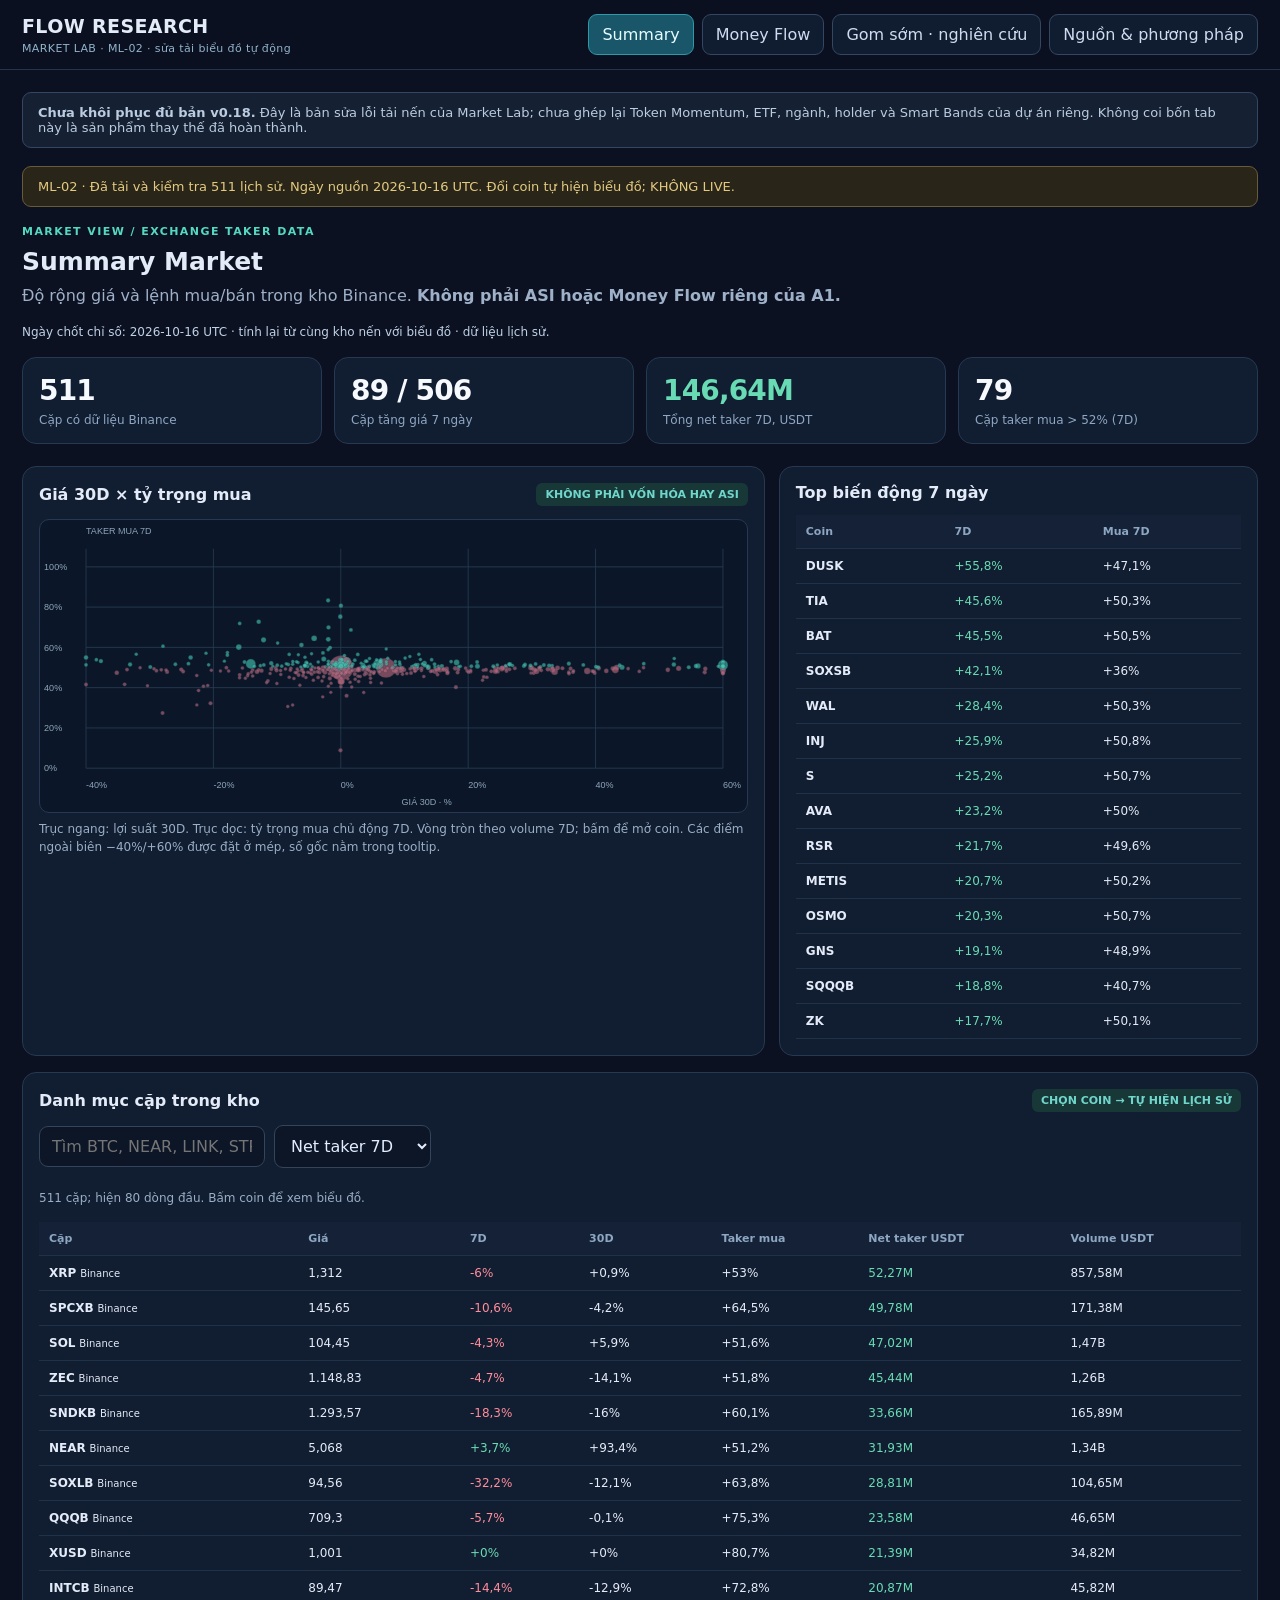
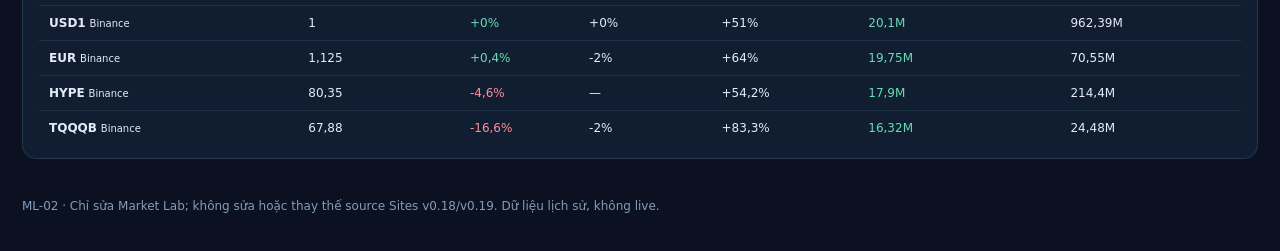
<file: market-lab/index.html>
<!doctype html>
<html lang="vi"><head><meta charset="utf-8"><meta name="viewport" content="width=device-width,initial-scale=1"><meta name="theme-color" content="#0b1120"><title>Flow Research · Market Lab · ML-02</title>
<style>
:root{color-scheme:dark;font-family:Inter,system-ui,Arial,sans-serif;background:#0b1120;color:#e4ebf8}*{box-sizing:border-box}body{margin:0}a{color:#81c6ff}button,select,input{font:inherit}button{cursor:pointer}button:disabled{cursor:default;opacity:.7}.top{position:sticky;top:0;background:#0b1120ed;border-bottom:1px solid #24344c;backdrop-filter:blur(12px);z-index:4}.head{max-width:1320px;margin:auto;padding:14px 22px;display:flex;align-items:center;gap:18px;justify-content:space-between;flex-wrap:wrap}.brand{font-size:19px;font-weight:850;letter-spacing:.02em}.brand em{font-size:11px;font-style:normal;color:#92b4cd;display:block;font-weight:500;margin-top:5px}nav{display:flex;flex-wrap:wrap;gap:8px}nav button,.button{border:1px solid #344762;background:#101d31;color:#cedbf0;padding:10px 13px;border-radius:9px}nav button.active,button.primary{background:#19566a;border-color:#2e99a9;color:#e8fdff}main{max-width:1320px;padding:22px;margin:0 auto}h1{font-size:25px;margin:0 0 8px}h2{font-size:16px;margin:0 0 13px}p{color:#9fb1c9;line-height:1.5;margin:7px 0 15px}.eyebrow{color:#54d9c1;font-size:11px;letter-spacing:.13em;font-weight:750;margin-bottom:9px}.notice{padding:12px 15px;border:1px solid #685b37;background:#292619;color:#e4ca80;border-radius:9px;font-size:13px;margin-bottom:18px}.scope-note{background:#152033;border-color:#344762;color:#bbcce0}.cards{display:grid;grid-template-columns:repeat(4,minmax(0,1fr));gap:12px;margin:16px 0 22px}.card,.panel{background:#111d30;border:1px solid #263953;border-radius:14px;padding:16px}.kpi{font-size:28px;font-weight:800;color:#f6faff;letter-spacing:-.03em}.caption{font-size:12px;color:#8fa7c2;margin-top:6px}.muted{color:#9aaec5;font-size:12px}.layout{display:grid;grid-template-columns:1.55fr 1fr;gap:14px;margin-bottom:16px}.layout2{display:grid;grid-template-columns:1fr 1fr;gap:14px;margin-bottom:16px}.panel{min-width:0}.panel h2{display:flex;justify-content:space-between;gap:12px;align-items:center;flex-wrap:wrap}.indicator{font-size:11px;color:#70d6cb;padding:5px 9px;background:#173837;border-radius:6px}.red{color:#ff8d9b}.green{color:#69dbb4}.yellow{color:#ecc783}.filters{display:flex;flex-wrap:wrap;gap:9px;align-items:center;margin-bottom:14px}input,select{background:#0c1627;border:1px solid #34445b;border-radius:9px;color:#e2edff;padding:10px 12px;min-width:100px}input{min-width:200px;max-width:100%}.tablewrap{overflow:auto;max-height:560px}table{border-collapse:collapse;width:100%;font-size:12px;white-space:nowrap}th{font-size:11px;color:#8da7c2;text-align:left;background:#142136;position:sticky;top:0}td,th{padding:10px;border-bottom:1px solid #203248}tr[data-key]{cursor:pointer}tr[data-key]:hover{background:#1a3047}svg{width:100%;height:auto;display:block}svg text{fill:#8ea4ba;font:11px Inter,Arial}.chartbox{background:#0b1728;border:1px solid #263853;border-radius:10px;overflow:hidden;margin-top:12px}.pill{display:inline-block;color:#a0d9e5;background:#183c4b;padding:5px 7px;border-radius:5px;font-size:11px}.btnrow{display:flex;flex-wrap:wrap;gap:10px}button:focus-visible,a:focus-visible,input:focus-visible,select:focus-visible{outline:2px solid #70e2f0;outline-offset:3px}.empty{padding:28px 16px;color:#9bb1c9;text-align:center}.empty .button{display:inline-block;margin-top:12px}.meta{font-size:12px;border-top:1px solid #2b3d57;padding-top:12px;line-height:1.7;color:#a8b9c9}section[hidden]{display:none!important}footer{padding:40px 0 16px;color:#839cb8;font-size:12px}.chartdate{margin:0 0 10px;color:#bfd1e6;font-size:12px}
@media(max-width:830px){.top{position:static}.cards{grid-template-columns:repeat(2,1fr)}.layout,.layout2{grid-template-columns:1fr}.head{padding:12px}.kpi{font-size:21px}main{padding:14px}.brand{font-size:17px}nav button{padding:8px 10px;font-size:12px}.filters label{max-width:100%}.filters select{max-width:100%}.panel{padding:13px}}
</style></head><body>
<div class="top"><div class="head"><div class="brand">FLOW RESEARCH<em>MARKET LAB · ML-02 · sửa tải biểu đồ tự động</em></div><nav aria-label="Các màn hình"><button data-tab="summary" class="active">Summary</button><button data-tab="flow">Money Flow</button><button data-tab="absorption">Gom sớm · nghiên cứu</button><button data-tab="methods">Nguồn &amp; phương pháp</button></nav></div></div>
<main>
<div class="notice scope-note"><strong>Chưa khôi phục đủ bản v0.18.</strong> Đây là bản sửa lỗi tải nến của Market Lab; chưa ghép lại Token Momentum, ETF, ngành, holder và Smart Bands của dự án riêng. Không coi bốn tab này là sản phẩm thay thế đã hoàn thành.</div>
<div class="notice" id="status" role="status" aria-live="polite">Đang tự tải và kiểm tra dữ liệu biểu đồ…</div>
<section data-section="summary"><div class="eyebrow">MARKET VIEW / EXCHANGE TAKER DATA</div><h1>Summary Market</h1><p>Độ rộng giá và lệnh mua/bán trong kho Binance. <strong>Không phải ASI hoặc Money Flow riêng của A1.</strong></p><p id="summaryDate" class="chartdate"></p>
<div class="cards"><div class="card"><div class="kpi" id="kCount">—</div><div class="caption">Cặp có dữ liệu Binance</div></div><div class="card"><div class="kpi" id="kUp">—</div><div class="caption">Cặp tăng giá 7 ngày</div></div><div class="card"><div class="kpi" id="kNet">—</div><div class="caption">Tổng net taker 7D, USDT</div></div><div class="card"><div class="kpi" id="kReady">—</div><div class="caption">Cặp taker mua &gt; 52% (7D)</div></div></div>
<div class="layout"><div class="panel"><h2>Giá 30D × tỷ trọng mua <span class="indicator">KHÔNG PHẢI VỐN HÓA HAY ASI</span></h2><div id="bubble" class="chartbox"></div><p class="muted">Trục ngang: lợi suất 30D. Trục dọc: tỷ trọng mua chủ động 7D. Vòng tròn theo volume 7D; bấm để mở coin. Các điểm ngoài biên −40%/+60% được đặt ở mép, số gốc nằm trong tooltip.</p></div><div class="panel"><h2>Top biến động 7 ngày</h2><div id="movers" class="tablewrap"></div></div></div>
<div class="panel"><h2>Danh mục cặp trong kho <span class="indicator">CHỌN COIN → TỰ HIỆN LỊCH SỬ</span></h2><div class="filters"><input id="marketSearch" placeholder="Tìm BTC, NEAR, LINK, STRK…" aria-label="Tìm coin"><select id="marketSort" aria-label="Sắp xếp"><option value="net">Net taker 7D</option><option value="return7">Giá 7D</option><option value="quote">Volume 7D</option><option value="buy">Taker mua 7D</option></select></div><div id="marketTable" class="tablewrap"></div></div></section>
<section data-section="flow" hidden><div class="eyebrow">SELECTED INSTRUMENT / HISTORICAL REPLAY</div><h1>Money Flow và cấu trúc giá</h1><div class="filters"><label>Chọn coin <select id="coin" disabled></select></label><button id="loadHistory" class="button" disabled>Đang tự tải nến…</button></div><p id="detailDate" class="chartdate"></p>
<div class="cards"><div class="card"><div class="kpi" id="fPrice">—</div><div class="caption">Giá đóng của ngày trên biểu đồ</div></div><div class="card"><div class="kpi" id="fBuy">—</div><div class="caption">Taker mua 7D</div></div><div class="card"><div class="kpi" id="fNet">—</div><div class="caption">Mua chủ động − bán chủ động 7D</div></div><div class="card"><div class="kpi" id="fReturn">—</div><div class="caption">Biến động giá 30D</div></div></div>
<div class="panel"><h2 id="chartTitle">Biểu đồ lịch sử</h2><div id="priceChart" class="chartbox"><div class="empty">Đang tự tải lịch sử…</div></div><p class="muted" id="chartNote">Nến được tải tự động; không cần bấm tải dữ liệu cho từng coin.</p></div>
<div class="layout2" style="margin-top:16px"><div class="panel"><h2>Money Flow theo ngày</h2><div id="flowChart" class="chartbox"><div class="empty">Đang tự tải lịch sử…</div></div><p class="muted">Xanh: net taker dương. Đỏ: net taker âm. Đây là lệnh chủ động trên sàn, không xác nhận chủ thể cá mập.</p></div><div class="panel"><h2>Bằng chứng mua và còn giữ</h2><div class="empty" id="walletStatus">Chưa có dữ liệu ví đã xác minh cho toàn danh mục.</div><div id="instrumentMeta" class="meta"></div></div></div></section>
<section data-section="absorption" hidden><div class="eyebrow">EARLY SETUP / VALIDATION REQUIRED</div><h1>Giữ giá khi bán chủ động</h1><p>Giả thuyết hấp thụ bán trong nền giá. <strong>Không phải xác nhận cá mập gom hoặc khuyến nghị mua.</strong></p><div class="panel"><div class="btnrow"><button id="runScan" class="primary">Quét các cặp có lịch sử</button><span class="pill">Không yêu cầu volume &gt; 1,5×</span><span class="pill">Không yêu cầu breakout</span><span class="pill">Bảo toàn ngày nguồn</span></div><p id="scanStatus" class="muted">Lịch sử đang được tải tự động.</p><div id="scanTable" class="tablewrap"></div></div><div class="panel" style="margin-top:16px"><h2>Điều kiện nghiên cứu</h2><p class="muted">37 ngày liền; giá 7D trong ±5%; giá 30D từ −20% đến +15%; biên 7D ≤20%; net taker bán ít nhất 1% volume; ít nhất 4/7 ngày bán chủ động; volume/nền ≤1,5; thanh khoản trên 100.000 USDT/ngày. Ngày thiếu không được coi là 0.</p><p class="muted">Chưa chứng minh lợi thế dự báo hoặc khả năng sinh lời của bộ điều kiện này. Kết quả bản lưu không phải cảnh báo hiện tại.</p></div></section>
<section data-section="methods" hidden><div class="eyebrow">DATA QUALITY</div><h1>Nguồn, thời gian và phạm vi</h1><div class="layout2"><div class="panel"><h2>Dữ liệu đang đọc</h2><p><a href="../data/flow-snapshot.json" target="_blank" rel="noopener">Snapshot dòng lệnh</a> · <a href="../data/research-manifest.json" target="_blank" rel="noopener">Manifest nến</a> · <a href="../data/research-snapshot.json.gz" target="_blank" rel="noopener">Nến lưu</a></p><p id="scopeText"></p></div><div class="panel"><h2>Các phép đo không được thay tên</h2><p>Net taker ≠ dòng tiền cá mập. Giao dịch lớn ≠ nhận diện chủ sở hữu. Hấp thụ bán ≠ chắc chắn tăng. Phân vị MVRV ≠ Balance/Undervalue/Diamond A1. Không gắn hình cá mập để thay cho dữ liệu thiếu.</p><p><a href="https://github.com/Phuongdinh92/flow-research/tree/main/market-lab" target="_blank" rel="noopener">Mã nguồn bản sửa</a></p></div></div></section>
<footer>ML-02 · Chỉ sửa Market Lab; không sửa hoặc thay thế source Sites v0.18/v0.19. Dữ liệu lịch sử, không live.</footer></main>
<script>
"use strict";
const DAY=86400000;
let rows=[],rowByKey=new Map(),archive=null,lastSelection="binance:BTCUSDT",view="summary",scanCache=null,historyPromise=null,historyError=null,summaryDay=null;
const el=id=>document.getElementById(id),finite=n=>typeof n==="number"&&Number.isFinite(n);
const esc=x=>String(x??"").replace(/[&<>"']/g,c=>({"&":"&amp;","<":"&lt;",">":"&gt;",'"':"&quot;","'":"&#39;"}[c]));
const num=(n,d=2)=>finite(n)?n.toLocaleString("vi-VN",{maximumFractionDigits:d}):"—";
const fmtPrice=n=>finite(n)?num(n,n<.001?8:n<1?5:n<100?3:2):"—";
const pct=(n,d=1)=>finite(n)?(n>0?"+":"")+num(n*100,d)+"%":"—";
const compact=n=>!finite(n)?"—":Math.abs(n)>=1e9?num(n/1e9,2)+"B":Math.abs(n)>=1e6?num(n/1e6,2)+"M":Math.abs(n)>=1e3?num(n/1e3,1)+"K":num(n,0);
const date=t=>finite(t)?new Date(t).toISOString().slice(0,10):"—";
const net=r=>finite(r.quote7)&&finite(r.buyQuote7)?2*r.buyQuote7-r.quote7:null;
const color=n=>n>0?"green":n<0?"red":"";
function status(message,bad=false){el("status").textContent=message;el("status").style.borderColor=bad?"#a85462":"#685b37";}
function navigate(t){view=t;document.querySelectorAll("[data-tab]").forEach(x=>x.classList.toggle("active",x.dataset.tab===t));document.querySelectorAll("[data-section]").forEach(x=>x.hidden=x.dataset.section!==t);if(t==="flow")drawDetail();if(t==="summary")drawSummary();}
document.querySelectorAll("[data-tab]").forEach(b=>b.addEventListener("click",()=>navigate(b.dataset.tab)));
function openCoin(key){if(!rowByKey.has(key))return;lastSelection=key;el("coin").value=key;navigate("flow");}
function attachRows(root){root.querySelectorAll("tr[data-key]").forEach(tr=>tr.addEventListener("click",()=>openCoin(tr.dataset.key)));}
function cellRow(r){return '<tr data-key="'+esc(r.key)+'"><td><b>'+esc(r.base)+'</b> <small>Binance</small></td><td>'+fmtPrice(r.close)+'</td><td class="'+color(r.return7)+'">'+pct(r.return7)+'</td><td>'+pct(r.return30)+'</td><td>'+pct(r.buyShare7)+'</td><td class="'+color(net(r))+'">'+compact(net(r))+'</td><td>'+compact(r.quote7)+'</td></tr>';}
function drawSummary(){if(!rows.length)return;const valid=rows.filter(r=>finite(r.return7)),up=valid.filter(r=>r.return7>0).length;el("kCount").textContent=num(rows.length,0);el("kUp").textContent=num(up,0)+" / "+num(valid.length,0);const ns=rows.map(net).filter(finite);const total=ns.length?ns.reduce((a,b)=>a+b,0):null;el("kNet").textContent=compact(total);el("kNet").className="kpi "+color(total);el("kReady").textContent=num(rows.filter(r=>r.buyShare7>.52).length,0);el("summaryDate").textContent="Ngày chốt chỉ số: "+date(summaryDay)+" UTC · "+(archive?"tính lại từ cùng kho nến với biểu đồ":"snapshot tạm, đang tải kho nến")+" · dữ liệu lịch sử.";const top=[...valid].sort((a,b)=>b.return7-a.return7).slice(0,14);el("movers").innerHTML='<table><thead><tr><th>Coin</th><th>7D</th><th>Mua 7D</th></tr></thead><tbody>'+top.map(r=>'<tr data-key="'+esc(r.key)+'"><td><b>'+esc(r.base)+'</b></td><td class="'+color(r.return7)+'">'+pct(r.return7)+'</td><td>'+pct(r.buyShare7)+'</td></tr>').join("")+'</tbody></table>';attachRows(el("movers"));drawBubbles();drawTable();}
function drawTable(){const q=el("marketSearch").value.trim().toUpperCase(),sort=el("marketSort").value;const found=rows.filter(r=>r.base.toUpperCase().includes(q)),value=sort==="net"?net:sort==="return7"?r=>r.return7:sort==="quote"?r=>r.quote7:r=>r.buyShare7;found.sort((a,b)=>(value(b)??-1e99)-(value(a)??-1e99));el("marketTable").innerHTML='<p class="muted">'+num(found.length,0)+' cặp; hiện 80 dòng đầu. Bấm coin để xem biểu đồ.</p><table><thead><tr><th>Cặp</th><th>Giá</th><th>7D</th><th>30D</th><th>Taker mua</th><th>Net taker USDT</th><th>Volume USDT</th></tr></thead><tbody>'+found.slice(0,80).map(cellRow).join("")+'</tbody></table>';attachRows(el("marketTable"));}
el("marketSearch").addEventListener("input",drawTable);el("marketSort").addEventListener("change",drawTable);el("coin").addEventListener("change",e=>{lastSelection=e.target.value;drawDetail();});
const SVG_NS="http://www.w3.org/2000/svg";
function nodeSvg(tag,attrs){const e=document.createElementNS(SVG_NS,tag);for(const[k,v]of Object.entries(attrs))e.setAttribute(k,String(v));return e;}
function addText(svg,x,y,text){const e=nodeSvg("text",{x,y});e.textContent=text;svg.appendChild(e);return e;}
function drawBubbles(){const root=el("bubble");root.replaceChildren();const pts=rows.filter(r=>finite(r.return30)&&finite(r.buyShare7));if(!pts.length){root.textContent="Chưa đủ dữ liệu phân bố.";return;}const svg=nodeSvg("svg",{viewBox:"0 0 860 355",role:"img","aria-label":"Giá 30 ngày và tỷ trọng mua chủ động 7 ngày"});for(let i=0;i<=5;i++){const y=302-i*49,x=56+i*155;svg.appendChild(nodeSvg("line",{x1:56,y1:y,x2:831,y2:y,stroke:"#283c54"}));svg.appendChild(nodeSvg("line",{x1:x,y1:35,x2:x,y2:302,stroke:"#283c54"}));addText(svg,5,y+4,num(i*20,0)+"%");addText(svg,x,326,num(-40+i*20,0)+"%");}addText(svg,56,17,"TAKER MUA 7D");addText(svg,440,347,"GIÁ 30D · %");for(const r of pts){const cx=56+Math.max(0,Math.min(1,r.return30+.4))*775,cy=302-r.buyShare7*245,radius=2+Math.min(13,Math.sqrt(Math.max(0,r.quote7||0))/9000);const circle=nodeSvg("circle",{cx,cy,r:radius,fill:net(r)>0?"#43c6b1":"#bd687d",opacity:.62,stroke:"#233a50","stroke-width":.4,tabindex:0,role:"button","aria-label":r.base+", mở biểu đồ"});circle.style.cursor="pointer";const title=nodeSvg("title",{});title.textContent=r.base+" · giá 30D "+pct(r.return30)+" · mua 7D "+pct(r.buyShare7)+" · "+compact(net(r))+" USDT";circle.appendChild(title);circle.addEventListener("click",()=>openCoin(r.key));circle.addEventListener("keydown",e=>{if(e.key==="Enter"||e.key===" "){e.preventDefault();openCoin(r.key);}});svg.appendChild(circle);}root.appendChild(svg);}
function emaValues(bars,n){let count=0,sum=0,prev=null;return bars.map((b,i)=>{if(i&&b.time!==bars[i-1].time+DAY){count=0;sum=0;prev=null;}count++;if(count<=n)sum+=b.close;if(count<n)return null;if(count===n)prev=sum/n;else prev=b.close*(2/(n+1))+prev*(1-2/(n+1));return prev;});}
function plotLines(bars){const svg=nodeSvg("svg",{viewBox:"0 0 920 350",role:"img","aria-label":"Giá đóng, EMA50, EMA200 của 120 phiên cuối"});const last=bars.slice(-120),e50=emaValues(bars,50).slice(-120),e200=emaValues(bars,200).slice(-120);const vals=[...last.map(b=>b.close),...e50.filter(finite),...e200.filter(finite)];const hi=Math.max(...vals)*1.02,lo=Math.max(0,Math.min(...vals)*.97),span=Math.max(hi-lo,1e-12),x=i=>56+i*826/Math.max(1,last.length-1),y=p=>278-(p-lo)/span*230;for(let i=0;i<=5;i++){const h=278-i*46;svg.appendChild(nodeSvg("line",{x1:56,y1:h,x2:884,y2:h,stroke:"#2d4058"}));addText(svg,3,h+4,fmtPrice(lo+span*i/5));}const path=(values,stroke,width)=>{let d="";values.forEach((p,i)=>{if(finite(p))d+=(i===0||!finite(values[i-1])||last[i].time!==last[i-1].time+DAY?"M":"L")+x(i).toFixed(2)+" "+y(p).toFixed(2)+" ";});svg.appendChild(nodeSvg("path",{d,fill:"none",stroke,"stroke-width":width,"stroke-linejoin":"round"}));};path(last.map(b=>b.close),"#e7f4ff",2.25);path(e50,"#71d6b7",1.9);path(e200,"#dcaa68",1.9);[["Giá","#e7f4ff"],["EMA50","#71d6b7"],["EMA200","#dcaa68"]].forEach(([text,c],i)=>{const t=addText(svg,56+i*160,313,"● "+text);t.style.fill=c;});addText(svg,56,335,date(last[0].time));const t=addText(svg,884,335,date(last.at(-1).time));t.setAttribute("text-anchor","end");return svg;}
function plotFlow(bars){const svg=nodeSvg("svg",{viewBox:"0 0 920 250",role:"img","aria-label":"Net taker 90 ngày cuối, USDT"});const tail=bars.slice(-90),values=tail.map(b=>finite(b.quote)&&finite(b.buy)?2*b.buy-b.quote:null);const max=Math.max(1,...values.filter(finite).map(Math.abs)),x=i=>56+i*830/Math.max(1,tail.length),center=108;svg.appendChild(nodeSvg("line",{x1:55,y1:center,x2:890,y2:center,stroke:"#53647a"}));values.forEach((v,i)=>{if(!finite(v))return;const h=Math.abs(v)/max*90;const bar=nodeSvg("rect",{x:x(i),y:v>0?center-h:center,width:Math.max(2,830/tail.length-2),height:Math.max(1,h),fill:v>=0?"#39bba7":"#df7a91"});const title=nodeSvg("title",{});title.textContent=date(tail[i].time)+": "+num(v,2)+" USDT";bar.appendChild(title);svg.appendChild(bar);});addText(svg,52,226,"MUA CHỦ ĐỘNG − BÁN CHỦ ĐỘNG · USDT");addText(svg,52,245,date(tail[0].time));const t=addText(svg,890,245,date(tail.at(-1).time));t.setAttribute("text-anchor","end");return svg;}
function contiguousTail(bars,n){if(!bars||bars.length<n)return null;const s=bars.slice(-n);return s.every((b,i)=>!i||b.time===s[i-1].time+DAY)?s:null;}
function recordFromHistory(h){const b=h.bars,last=b.at(-1),week=contiguousTail(b,7),w8=contiguousTail(b,8),m31=contiguousTail(b,31);const q=week&&week.every(x=>finite(x.quote))?week.reduce((a,x)=>a+x.quote,0):null;const buy=week&&week.every(x=>finite(x.buy))?week.reduce((a,x)=>a+x.buy,0):null;return{key:h.key,sourceId:h.sourceId,instrument:h.instrument,base:h.base,quote:h.quote,close:last.close,end:last.end,return7:w8?last.close/w8[0].close-1:null,return30:m31?last.close/m31[0].close-1:null,quote7:q,buyQuote7:buy,buyShare7:q>0&&buy!==null?buy/q:null};}
function fillCoins(){const selected=lastSelection;el("coin").innerHTML=[...rows].sort((a,b)=>a.base.localeCompare(b.base)).map(r=>'<option value="'+esc(r.key)+'">'+esc(r.base)+' · Binance</option>').join("");lastSelection=rowByKey.has(selected)?selected:rows[0]?.key;el("coin").value=lastSelection||"";el("coin").disabled=!rows.length;}
function chartState(root){root.replaceChildren();const box=document.createElement("div");box.className="empty";box.textContent=historyError?"Không tải được lịch sử: "+historyError:"Đang tự tải và kiểm tra kho nến. Không cần bấm tải cho từng coin.";if(historyError){const line=document.createElement("div"),button=document.createElement("button");button.className="button";button.textContent="Thử tải lại";button.addEventListener("click",()=>loadHistory().catch(()=>{}));line.appendChild(button);box.appendChild(line);}root.appendChild(box);}
function drawDetail(){const r=rowByKey.get(lastSelection);if(!r){chartState(el("priceChart"));chartState(el("flowChart"));return;}el("coin").value=r.key;const h=archive?.histories?.[r.key],bars=h?.bars;el("chartTitle").textContent="Lịch sử "+r.base+" · Binance USDT";el("priceChart").replaceChildren();el("flowChart").replaceChildren();if(bars?.length){el("fPrice").textContent=fmtPrice(r.close);el("fBuy").textContent=pct(r.buyShare7);el("fNet").textContent=compact(net(r));el("fNet").className="kpi "+color(net(r));el("fReturn").textContent=pct(r.return30);el("priceChart").appendChild(plotLines(bars));el("flowChart").appendChild(plotFlow(bars));el("detailDate").textContent="Chỉ số và biểu đồ cùng ngày chốt "+date(r.end)+" UTC · BẢN LƯU LỊCH SỬ";el("chartNote").textContent=num(bars.length,0)+" nến đã đóng UTC. EMA tính trước khi cắt cửa sổ, khởi tạo lại khi có ngày thiếu. Các dải Realized/Smart Bands chưa được khôi phục trong Market Lab.";}else{for(const id of["fPrice","fBuy","fNet","fReturn"])el(id).textContent="—";el("detailDate").textContent="Đang tải nến của "+r.base+"; chưa hiển thị chỉ số từ ngày khác.";chartState(el("priceChart"));chartState(el("flowChart"));}el("walletStatus").textContent="Chưa khôi phục dữ liệu mua/giữ và nhóm ví cho "+r.base+". Lệnh mua/bán chủ động không thay thế bằng chứng cá mập gom.";el("instrumentMeta").innerHTML="Cặp: <b>"+esc(r.instrument)+"</b> · Binance Spot · Ngày "+date(r.end)+" UTC<br>"+(archive?"Cùng kho nến đã kiểm tra SHA-256.":"Chờ kho nến, không lấy số liệu coin trước.");}
async function fetchBytes(path){const controller=new AbortController(),timer=setTimeout(()=>controller.abort(),60000);try{const r=await fetch(path,{cache:"no-store",credentials:"omit",signal:controller.signal});if(!r.ok)throw Error("HTTP "+r.status+" · "+path);return await r.arrayBuffer();}finally{clearTimeout(timer);}}
async function sha256(bytes){if(!globalThis.crypto?.subtle)throw Error("Trình duyệt chưa hỗ trợ SHA-256");return Array.from(new Uint8Array(await crypto.subtle.digest("SHA-256",bytes))).map(v=>v.toString(16).padStart(2,"0")).join("");}
function validateArchive(parsed,m){if(parsed.kind!=="cex-research"||parsed.sourceId!=="binance"||parsed.collectionState!=="complete"||parsed.endTime!==m.endTime||parsed.generatedAt!==m.generatedAt||!parsed.histories||Object.keys(parsed.histories).length!==m.sourceCoverage.completed)throw Error("Nến không khớp manifest");if(!Number.isSafeInteger(m.endTime)||m.endTime>=Date.now()||m.endTime%DAY!==DAY-1)throw Error("Ngày nguồn không hợp lệ");for(const[key,h]of Object.entries(parsed.histories)){if(h.key!==key||h.sourceId!=="binance"||h.quote!=="USDT"||key!=="binance:"+h.instrument||typeof h.base!=="string"||!Array.isArray(h.bars)||!h.bars.length||h.bars.length>401)throw Error("Sai định danh lịch sử "+key);let prev=-Infinity;for(const b of h.bars){if(!Number.isSafeInteger(b.time)||b.time%DAY||b.end!==b.time+DAY-1||b.time<=prev||b.end>m.endTime)throw Error("Ngày nến không hợp lệ "+key);if(![b.open,b.high,b.low,b.close].every(x=>finite(x)&&x>0)||b.high<Math.max(b.open,b.close,b.low)||b.low>Math.min(b.open,b.close,b.high))throw Error("OHLC không hợp lệ "+key);if(b.quote!=null&&(!finite(b.quote)||b.quote<0)||b.buy!=null&&(!finite(b.buy)||b.buy<0||!finite(b.quote)||b.buy>b.quote+Math.max(1e-9,b.quote*1e-12)))throw Error("Volume không hợp lệ "+key);prev=b.time;}if(h.bars.at(-1).end!==m.endTime)throw Error("Ngày chốt khác nhau "+key);}return parsed;}
function loadHistory(){if(archive)return Promise.resolve(archive);if(historyPromise)return historyPromise;historyError=null;const btn=el("loadHistory");btn.disabled=true;btn.textContent="Đang tự tải nến…";drawDetail();status("Đang tự tải kho nến và kiểm tra dữ liệu. Chọn coin không tạo thêm lượt tải trùng.");historyPromise=(async()=>{try{const mb=await fetchBytes("../data/research-manifest.json");const m=JSON.parse(new TextDecoder().decode(mb));if(m.kind!=="cex-research-manifest"||m.sourceId!=="binance"||m.snapshot?.compression!=="gzip"||!Number.isSafeInteger(m.snapshot.bytes)||m.snapshot.bytes<1||m.snapshot.bytes>40000000||!Number.isSafeInteger(m.snapshot.decodedBytes)||m.snapshot.decodedBytes<1||m.snapshot.decodedBytes>120000000||!m.sourceCoverage)throw Error("Manifest không hợp lệ");const bytes=await fetchBytes("../data/research-snapshot.json.gz");if(bytes.byteLength!==m.snapshot.bytes||await sha256(bytes)!==m.snapshot.sha256)throw Error("SHA-256 tệp nén không khớp");if(typeof DecompressionStream!=="function")throw Error("Trình duyệt không hỗ trợ giải nén gzip");const stream=new Blob([bytes]).stream().pipeThrough(new DecompressionStream("gzip")),reader=stream.getReader(),chunks=[];let length=0;for(;;){const part=await reader.read();if(part.done)break;length+=part.value.byteLength;if(length>m.snapshot.decodedBytes){await reader.cancel();throw Error("Dữ liệu giải nén vượt manifest");}chunks.push(part.value);}const decoded=new Uint8Array(length);let offset=0;for(const chunk of chunks){decoded.set(chunk,offset);offset+=chunk.length;}if(length!==m.snapshot.decodedBytes||await sha256(decoded)!==m.snapshot.decodedSha256)throw Error("SHA-256 dữ liệu giải nén không khớp");const parsed=validateArchive(JSON.parse(new TextDecoder().decode(decoded)),m);const newRows=Object.values(parsed.histories).map(recordFromHistory);archive=parsed;rows=newRows;rowByKey=new Map(rows.map(r=>[r.key,r]));summaryDay=m.endTime;fillCoins();drawSummary();drawDetail();btn.textContent="Nến đã tự tải";btn.hidden=true;el("scopeText").textContent=rows.length+" cặp Binance; cùng ngày chốt "+date(m.endTime)+" UTC. Không live, chưa phải toàn thị trường. Snapshot cũ chỉ dùng khi nến chưa tải xong.";el("scanStatus").textContent="Kho nến đã tải. Có thể quét lịch sử; đây không phải tín hiệu hiện tại.";status("ML-02 · Đã tải và kiểm tra "+num(rows.length,0)+" lịch sử. Ngày nguồn "+date(m.endTime)+" UTC. Đổi coin tự hiện biểu đồ; KHÔNG LIVE.");return archive;}catch(err){historyError=err.name==="AbortError"?"Nguồn quá thời gian 60 giây":err.message;btn.disabled=false;btn.hidden=false;btn.textContent="Thử tải lại nến";status("Không tải được nến: "+historyError,true);drawDetail();throw err;}finally{historyPromise=null;}})();return historyPromise;}
el("loadHistory").addEventListener("click",()=>loadHistory().catch(()=>{}));
function measures(bars){const s=contiguousTail(bars,37);if(!s)return null;const recent=s.slice(-7),prior=s.slice(0,30);if(!recent.every(b=>finite(b.buy)&&finite(b.quote))||!prior.every(b=>finite(b.quote)))return null;const q=recent.reduce((a,b)=>a+b.quote,0),old=prior.reduce((a,b)=>a+b.quote,0);if(q<=0||old<=0)return null;const buy=recent.reduce((a,b)=>a+b.buy,0),net7=2*buy-q,ret7=s.at(-1).close/s[s.length-8].close-1,ret30=s.at(-1).close/s[s.length-31].close-1,ratio=(q/7)/(old/30),range=Math.max(...recent.map(b=>b.high))/Math.min(...recent.map(b=>b.low))-1,sell=recent.filter(b=>2*b.buy<b.quote).length;return{ret7,ret30,net7,quote7:q,sell,ratio,asOf:s.at(-1).end,pass:q>700000&&ret7>=-.05&&ret7<=.05&&ret30>=-.2&&ret30<=.15&&range<=.2&&net7/q<=-.01&&sell>=4&&ratio<=1.5};}
function runScan(){if(!archive){el("scanStatus").textContent="Đang chờ kho nến tự tải…";loadHistory().then(runScan).catch(e=>{el("scanStatus").textContent="Không quét được: "+e.message;});return;}const list=[];let eligible=0;for(const[key,h]of Object.entries(archive.histories)){const m=measures(h.bars);if(m)eligible++;if(m?.pass)list.push({key,base:h.base,...m});}list.sort((a,b)=>a.net7/a.quote7-b.net7/b.quote7);scanCache=list;el("scanStatus").textContent=num(eligible,0)+" cặp đủ 37 ngày liền và đầu vào / "+rows.length+" cặp; "+list.length+" trường hợp thỏa điều kiện. Ngày "+date(archive.endTime)+" UTC. Không xác nhận cá mập.";el("scanTable").innerHTML='<table><thead><tr><th>Cặp</th><th>7D</th><th>30D</th><th>Net taker 7D</th><th>Volume/nền</th><th>Ngày bán</th><th>Ngày chốt</th></tr></thead><tbody>'+list.slice(0,100).map(r=>'<tr data-key="'+esc(r.key)+'"><td>'+esc(r.base)+'</td><td>'+pct(r.ret7)+'</td><td>'+pct(r.ret30)+'</td><td>'+compact(r.net7)+'</td><td>'+num(r.ratio,2)+'×</td><td>'+r.sell+'/7</td><td>'+date(r.asOf)+'</td></tr>').join("")+'</tbody></table>';attachRows(el("scanTable"));}
el("runScan").addEventListener("click",runScan);
async function init(){const pendingHistory=loadHistory().catch(()=>null);try{const bytes=await fetchBytes("../data/flow-snapshot.json");const d=JSON.parse(new TextDecoder().decode(bytes));if(d.schemaVersion!==1||d.sourceId!=="binance"||!Array.isArray(d.records))throw Error("Snapshot không hợp lệ");if(!archive){rows=d.records.filter(r=>r.key==="binance:"+r.instrument&&r.quote==="USDT"&&typeof r.base==="string"&&finite(r.close));rowByKey=new Map(rows.map(r=>[r.key,r]));const ends=rows.map(r=>r.end).filter(finite);summaryDay=ends.length?Math.max(...ends):null;fillCoins();drawSummary();drawDetail();el("scopeText").textContent="Snapshot tạm: "+date(summaryDay)+" UTC. Chỉ số sẽ được thay đồng bộ từ kho nến sau khi kiểm tra.";}}catch(err){if(!archive)el("marketTable").textContent="Snapshot tạm không đọc được; vẫn đang thử kho nến: "+err.message;}await pendingHistory;}
init();
</script></body></html>
</file>
<file: style.css>
:root{color-scheme:dark;--bg:#0a0e14;--card:#101722;--border:#243041;--text:#e8eef6;--muted:#99a9be;--accent:#8ce1c3;--amber:#efc990;--red:#ef9eac}*{box-sizing:border-box}body{margin:0;background:var(--bg);color:var(--text);font:14px/1.65 system-ui,-apple-system,"Segoe UI",sans-serif}body>header{max-width:1440px;margin:auto;padding:25px 36px;display:flex;align-items:center;justify-content:space-between;border-bottom:1px solid var(--border)}a{color:var(--accent);text-underline-offset:4px}.brand{display:flex;align-items:center;gap:10px;text-decoration:none;color:var(--text);font-weight:700;letter-spacing:1.6px}.mark{display:inline-grid;place-items:center;width:31px;height:31px;background:var(--accent);color:var(--bg);border-radius:8px;transform:skew(-8deg)}.wordmark{font-size:10px;color:var(--muted);font-weight:500}main{max-width:1440px;margin:auto;padding:38px 36px}.hero{display:flex;justify-content:space-between;align-items:flex-end;gap:30px;margin-bottom:28px}.eyebrow{font-size:10px;letter-spacing:2.3px;color:var(--accent);font-weight:650;margin-bottom:12px}h1{font-size:clamp(33px,3.3vw,48px);font-weight:600;line-height:1.14;letter-spacing:-1.5px;margin:0 0 18px}h1 span{color:var(--muted)}h2{font-size:19px;line-height:1.5;font-weight:600;margin:0 0 4px}p{margin:10px 0}.lead{max-width:650px;color:var(--muted);font-size:14px;margin-bottom:0}.hero-actions{text-align:right;flex-shrink:0}.small{font-size:12px;color:var(--muted);line-height:1.6}.badge{border:1px solid var(--border);border-radius:6px;padding:5px 9px;color:var(--muted);font-size:10px;letter-spacing:.3px;white-space:nowrap}button,input,select{font:inherit;color:inherit}button,select{border:1px solid var(--border);background:#182231;border-radius:8px;padding:9px 14px}button{cursor:pointer;transition:background .16s}button:hover{background:#26354a}button:disabled{cursor:wait;opacity:.55}button.primary{background:var(--accent);border-color:var(--accent);color:#0b241c;font-weight:650;padding:12px 19px}button.primary:hover{background:#b1efda}:focus-visible{outline:2px solid var(--accent);outline-offset:3px}.status{padding:12px 16px;border:1px solid var(--border);background:#141e2b;border-radius:8px;color:var(--muted);font-size:12px;overflow-wrap:anywhere}.status.error{border-color:#65434c;background:#251b22;color:var(--red)}.status.ok{border-color:#2a5145;background:#11251e;color:var(--accent)}.metrics{display:grid;grid-template-columns:repeat(4,minmax(0,1fr));gap:12px;margin:19px 0 28px}.metrics article{border:1px solid var(--border);background:linear-gradient(135deg,#141d29,#101621);border-radius:12px;padding:17px 18px}.metrics article>span{display:block;font-size:9px;letter-spacing:1.2px;color:var(--muted)}.metrics strong{display:block;font-size:27px;line-height:1.6;font-weight:550;letter-spacing:-.8px;overflow-wrap:anywhere}.metrics strong.small-value{font-size:22px;line-height:1.97}.metrics small{display:block;font-size:11px;color:var(--muted)}nav{display:flex;gap:8px;border-bottom:1px solid var(--border);margin-bottom:24px;overflow:auto}.tab{background:none;border:none;border-radius:0;padding:13px 17px;white-space:nowrap;color:var(--muted);font-size:12px}.tab.active{box-shadow:inset 0 -2px var(--accent);color:var(--accent)}.card{border:1px solid var(--border);background:var(--card);border-radius:12px;padding:22px;margin-bottom:18px}.card-head{display:flex;justify-content:space-between;align-items:flex-start;gap:16px;margin-bottom:14px}.card-head p{margin:3px 0}.settings label{font-size:12px;display:block;margin-bottom:9px}.inline{display:flex;gap:10px}.inline input{width:100%;min-width:0;border:1px solid var(--border);background:#0b121d;border-radius:7px;padding:10px 12px;font-size:12px}.settings .small{margin-bottom:0}.muted{color:var(--muted)}.empty{min-height:165px;display:flex;align-items:center;justify-content:center;flex-direction:column;text-align:center;color:var(--muted);padding:30px 15px}.empty strong{color:var(--text);font-size:16px;font-weight:500}.empty p{font-size:12px}.chart-box{height:320px;min-width:0}.chart-box svg{width:100%;height:100%;display:block}.chart-box text,svg text{font-family:system-ui,sans-serif;font-size:11px;fill:var(--muted)}svg .grid{stroke:var(--border)}svg .axis{stroke:#62738a;stroke-dasharray:4 5}svg .point{cursor:pointer;outline:none}svg .point circle{fill:#1b3933;stroke:var(--accent);stroke-width:1.3}svg .point:focus circle,svg .point:hover circle{fill:#31634e;stroke-width:3}svg .point text{font-size:9px;fill:var(--text);text-anchor:middle;pointer-events:none}svg .price-line{fill:none;stroke:var(--accent);stroke-width:2}.chart-note{padding-top:10px;border-top:1px solid var(--border);font-size:11px;color:var(--muted)}.sort-label{display:flex;align-items:center;gap:10px;font-size:11px;color:var(--muted)}select{font-size:11px;padding:7px;max-width:230px}.table-scroll{overflow:auto}table{border-collapse:collapse;width:100%;font-size:12px;white-space:nowrap}th{text-align:right;padding:12px;color:var(--muted);font-weight:500;font-size:10px;letter-spacing:.4px;border-bottom:1px solid var(--border)}th:first-child,td:first-child{text-align:left}td{text-align:right;padding:15px 12px;border-bottom:1px solid #1d2938;font-variant-numeric:tabular-nums}tbody tr:last-child td{border:0}tbody tr:hover{background:#172233}td .asset{font-weight:650;background:none;border:0;padding:0;color:var(--text)}.positive{color:var(--accent)}.negative{color:var(--red)}.warning{color:var(--amber)}.row-note{font-size:10px;color:var(--muted)}summary{cursor:pointer;color:var(--muted);font-size:12px}pre{font:11px/1.8 ui-monospace,Consolas,monospace;white-space:pre-wrap;overflow-wrap:anywhere;color:var(--muted);max-height:230px;overflow:auto}.two{display:grid;grid-template-columns:1fr 1fr;gap:18px}.two .card p,.prose p{color:var(--muted);font-size:13px}.note{border-left:2px solid var(--amber);padding-left:15px;margin:22px 0!important}.prose{max-width:960px}.prose strong,.two strong{color:var(--text)}.source-links{display:flex;gap:14px;flex-wrap:wrap;margin-top:22px;font-size:12px}footer{display:flex;justify-content:space-between;border-top:1px solid var(--border);padding-top:20px;margin-top:26px;font-size:10px;color:var(--muted);letter-spacing:.5px}dialog{color:var(--text);background:var(--card);border:1px solid var(--border);border-radius:14px;width:min(860px,94vw);max-height:90vh;padding:25px}dialog::backdrop{background:#000b}dialog .chart-box{height:255px}.detail-stats{display:grid;grid-template-columns:1fr 1fr;gap:10px}.detail-stats p{display:flex;justify-content:space-between;gap:15px;padding:12px;border:1px solid var(--border);border-radius:8px;font-size:12px;margin:0}.detail-stats span{color:var(--muted)}[hidden]{display:none!important}@media(max-width:1080px){.hero{flex-direction:column;align-items:flex-start;gap:20px}.hero-actions{text-align:left}.metrics strong{font-size:23px}.metrics strong.small-value{font-size:19px}.sort-label{flex-direction:column;align-items:flex-start;gap:2px}}@media(max-width:720px){body>header{padding:19px 16px}header .badge{font-size:9px}.wordmark{display:none}main{padding:27px 14px}.metrics{grid-template-columns:1fr 1fr;gap:9px}.metrics article{padding:13px}.metrics strong{font-size:23px}.metrics strong.small-value{font-size:20px;line-height:1.84}.metrics small{font-size:10px}.metrics article>span{font-size:8px}.hero-actions{width:100%}.hero-actions button{width:100%}.hero-actions p{text-align:center}.card{padding:16px}.card-head{flex-direction:column}.card-head .badge{white-space:normal}.two{grid-template-columns:1fr}.tab{padding:12px 9px;font-size:11px}.chart-box{height:280px}.inline{flex-direction:column}.sort-label{flex-direction:row;align-items:center}.detail-stats{grid-template-columns:1fr}footer{flex-direction:column;gap:7px}h1{font-size:35px}dialog{padding:17px}}
@media(prefers-reduced-motion:reduce){*{transition:none!important;scroll-behavior:auto!important}}
.inline button{flex-shrink:0;white-space:nowrap}

.source-grid{display:grid;grid-template-columns:1fr 1fr;gap:14px}.source-card{border:1px solid var(--border);border-radius:10px;padding:18px;background:#0b131e;min-width:0}.source-card .card-head{align-items:center;margin-bottom:6px}.source-number{font-size:26px;font-variant-numeric:tabular-nums}.source-number span{font-size:12px;color:var(--muted)}.pill{font-size:10px;border:1px solid var(--border);padding:3px 7px;border-radius:6px;display:inline-block}.filters{display:grid;grid-template-columns:2fr 1fr 1.5fr;gap:14px;margin:18px 0}.filters label{display:flex;flex-direction:column;gap:6px;color:var(--muted);font-size:11px}.filters input{font:inherit;color:var(--text);width:100%;background:#0b121d;border:1px solid var(--border);border-radius:8px;padding:10px 12px}.filters select{width:100%;max-width:none;min-height:39px}.pagination{display:flex;gap:16px;justify-content:space-between;align-items:center;margin-top:18px}.pagination button{font-size:12px;padding:7px 11px}.pagination>div{display:flex;gap:8px}.evidence-list{display:grid;gap:16px;margin:22px 0}.evidence-list>div{border:1px solid var(--border);border-radius:10px;padding:18px}.evidence-list h3{font-size:15px;line-height:1.5;margin:10px 0 5px}.evidence-list p{margin:5px 0}.evidence-list.compact{grid-template-columns:1fr 1fr}.evidence-list.compact h3{margin-top:0}.source-card details .small{max-height:200px;overflow:auto;overflow-wrap:anywhere}button:disabled:hover{background:inherit}[hidden]{display:none!important}@media(max-width:650px){.source-grid{grid-template-columns:1fr}.filters{grid-template-columns:1fr 1fr}.filters label:first-child{grid-column:1/-1}.evidence-list.compact{grid-template-columns:1fr}.pagination{align-items:flex-start;flex-direction:column}.badge{white-space:normal}.source-card .card-head{flex-direction:row}.card-head>#export{white-space:nowrap}}
.filters-card{padding:10px 22px}.filters-card .filters{margin:10px 0}.segmented{display:flex;flex-wrap:wrap;gap:5px}.segmented button{font-size:11px;padding:7px 11px;background:transparent}.segmented button.selected{background:#233c3a;border-color:var(--accent);color:var(--accent)}.market-chart{height:auto;min-height:440px}.flow-chart{height:auto;min-height:360px}.market-chart>svg,.flow-chart>svg{height:auto}.chart-svg{display:block;width:100%;height:auto;font-family:system-ui,sans-serif}.chart-svg text{fill:var(--muted);font-size:10px}.chart-svg .chart-grid{stroke:var(--border);stroke-width:1}.chart-svg .chart-zero{stroke:#697c92;stroke-width:1;stroke-dasharray:4 5}.chart-svg .chart-axis-label{font-size:10px;letter-spacing:.8px}.chart-svg .chart-point{cursor:pointer;outline:none}.chart-point .chart-dot{opacity:.65;stroke-width:1.2}.chart-point.venue-binance .chart-dot{fill:#31695a;stroke:#8ce1c3}.chart-point.venue-bitget .chart-dot{fill:#5d4286;stroke:#c4a2f3}.chart-point:hover .chart-dot,.chart-point:focus .chart-dot{opacity:1;stroke-width:3}.chart-point .chart-point-label{fill:var(--text);font-size:9px;pointer-events:none}.chart-svg .chart-up{fill:#48bc91;stroke:#65d2aa}.chart-svg .chart-down{fill:#d26983;stroke:#ef9eac}.chart-svg .chart-flat{fill:#8b9aab;stroke:#9dacc0}.chart-svg .chart-bubble{opacity:.32;stroke-width:1.3}.chart-point:hover .chart-bubble,.chart-point:focus .chart-bubble{opacity:.7;stroke-width:3}.chart-svg .chart-bubble-label{font-size:11px;font-weight:650;fill:#eff5fb;pointer-events:none}.chart-svg .chart-bubble-source{font-size:8px;fill:#bccbda;pointer-events:none}.chart-svg .chart-bubble-change{font-size:10px;fill:#e6f2ec;pointer-events:none}.chart-svg .chart-price-overlay{stroke:#f1cc70;fill:none;stroke-width:1.8}.chart-svg .chart-price-label{fill:#f1cc70}.chart-svg .chart-cvd-line{stroke:var(--accent);fill:none;stroke-width:2}.chart-svg .chart-volume{opacity:.6;stroke:none}.chart-svg .chart-delta{opacity:.8;stroke:none}.chart-svg .chart-wick{stroke-width:1}.chart-svg .chart-candle-body{stroke-width:.6}.chart-svg .chart-candle.chart-up .chart-candle-body,.chart-svg .chart-candle.chart-up .chart-wick{fill:#48bc91;stroke:#65d2aa}.chart-svg .chart-candle.chart-down .chart-candle-body,.chart-svg .chart-candle.chart-down .chart-wick{fill:#d26983;stroke:#ef9eac}.chart-svg .chart-candle.chart-flat .chart-candle-body,.chart-svg .chart-candle.chart-flat .chart-wick{fill:#8b9aab;stroke:#9dacc0}.chart-svg .chart-price-sample,.chart-svg .chart-cvd-sample{fill:transparent;stroke:none}.chart-empty{display:grid;min-height:250px;place-content:center;text-align:center;color:var(--muted)}.chart-note{white-space:normal;line-height:1.8}.chart-card>details{margin-top:10px}.chart-card>details .small{white-space:pre-line;max-height:180px;overflow:auto}.history-actions{display:flex;gap:10px;align-items:flex-end;flex-wrap:wrap;margin-top:18px}.history-actions label{display:flex;flex-direction:column;gap:5px;font-size:11px;color:var(--muted)}.history-actions select{max-width:370px}.history-actions button{font-size:11px}.detail-controls{display:flex;gap:12px;align-items:center;justify-content:space-between;margin:20px 0 12px;flex-wrap:wrap}.detail-controls label{font-size:11px;color:var(--muted)}dialog{width:min(1080px,95vw)}dialog .chart-box.detail-chart{height:auto;min-height:320px}.detail-chart svg{height:auto}.chart-card .eyebrow{margin-bottom:4px}.chart-card>.card-head{align-items:center}.detail-stats strong{overflow-wrap:anywhere}@media(max-width:650px){.market-chart{min-height:0}.flow-chart{min-height:0}.chart-card>.card-head{align-items:flex-start}.segmented button{font-size:10px;padding:6px 9px}.history-actions label{width:100%}.history-actions select{max-width:none;width:100%}dialog .chart-box.detail-chart{min-height:0}}
.chart-svg text{stroke:none}
.chart-svg .chart-ema200{fill:none;stroke:#f1cc70;stroke-width:1.6}.chart-svg .chart-ema200-label{fill:#f1cc70}.research-intro{border-color:#375a51}.research-intro .card-head h2{font-size:25px}.research-intro .metrics{margin-bottom:12px}.metrics .research-date{font-size:18px;line-height:2.4}.research-criteria{border-block:1px solid var(--border);padding:12px 0;margin:18px 0}.research-criteria summary{color:var(--accent)}.criteria-inputs{display:grid;grid-template-columns:repeat(3,minmax(0,1fr));gap:14px;margin:17px 0}.criteria-inputs label,.research-filters label{display:flex;flex-direction:column;gap:5px;font-size:11px;color:var(--muted)}.criteria-inputs input,.research-filters input{background:#0b121d;border:1px solid var(--border);border-radius:8px;padding:10px;color:var(--text);min-width:0;width:100%}.criteria-inputs button{align-self:end;min-height:40px;font-size:12px}.research-filters{display:grid;grid-template-columns:1.5fr 1.3fr 1.6fr 1.2fr;gap:14px;margin:24px 0 10px}.research-filters select{width:100%;max-width:none;min-height:40px}.research-table .asset{font-size:14px;color:var(--accent)}.research-table .row-note{margin-top:5px}.research-scatter text{font-size:10px}.research-scatter g{cursor:pointer}.research-scatter g:hover circle,.research-scatter g:focus circle{stroke:var(--text);stroke-width:3}.research-dot{fill:#72879e;opacity:.6}.research-dot-pass{fill:var(--accent);stroke:#d1fff0;stroke-width:1}.research-dot-unknown{fill:#a38b62;opacity:.5}.research-volume{fill:#698fbb;opacity:.65}.research-checks{display:grid;grid-template-columns:repeat(5,minmax(0,1fr));gap:10px;margin:15px 0 20px}.research-checks article{padding:13px;border:1px solid var(--border);border-radius:8px;background:#0c131d}.research-checks p{font-size:11px;color:var(--muted);min-height:40px}.research-checks strong{font-size:17px;display:block}.research-checks small{color:var(--muted);font-size:10px}.research-criteria>p{max-width:900px}#research-detail{width:min(1240px,96vw)}#research-exclusions{white-space:pre-line;max-height:250px;overflow:auto}#research-status{min-height:38px}.research-table th:first-child{min-width:190px}#research-map .chart-empty{min-height:300px}
@media(max-width:850px){.research-filters{grid-template-columns:1fr 1fr}.research-checks{grid-template-columns:repeat(3,minmax(0,1fr))}.metrics .research-date{font-size:16px}.research-filters label:first-child{grid-column:1/-1}}
@media(max-width:550px){.criteria-inputs{grid-template-columns:1fr 1fr}.research-filters{grid-template-columns:1fr}.research-checks{grid-template-columns:1fr 1fr}.research-intro .card-head h2{font-size:22px}.research-intro .metrics article>span{min-height:23px}.metrics .research-date{font-size:14px;line-height:2.5}.research-checks p{min-height:0}.research-filters label:first-child{grid-column:auto}#research-detail{padding:16px}}
.onchain-intro{margin-top:8px;max-width:960px}.holders-card{border-color:#345751}.dex-card{border-color:#394d71}.onchain-stats{display:grid;grid-template-columns:repeat(3,minmax(0,1fr));gap:18px;margin:24px 0;padding:19px 0;border-top:1px solid var(--border);border-bottom:1px solid var(--border)}.onchain-stats>div{min-width:0}.onchain-stats span{font-size:9px;color:var(--muted);letter-spacing:1px}.onchain-stats strong{display:block;font-size:25px;line-height:1.7;font-weight:550;overflow-wrap:anywhere;font-variant-numeric:tabular-nums}.onchain-stats strong small{font-size:12px;color:var(--muted);font-weight:400}.onchain-stats p{font-size:11px;color:var(--muted);margin:0}.onchain-stats strong.onchain-time{font-size:16px;line-height:2.6}.onchain-chart-grid{display:grid;grid-template-columns:1fr 1fr;gap:24px}.onchain-chart-grid>div{min-width:0}.onchain-chart-grid h3,.dex-card h3{font-size:14px;font-weight:550;margin-bottom:4px}.onchain-chart-grid .small{min-height:38px;margin-top:0;font-size:11px}.holder-track{fill:#182332}.holder-bar{fill:#78d0b0}.holder-negative{fill:#df8aa0}.onchain-svg{width:100%;height:auto;display:block}.onchain-svg .onchain-value{fill:var(--text);font-size:12px;font-variant-numeric:tabular-nums}.observation-note{padding:17px 18px;background:#152431;border:1px solid #2f475a;border-radius:8px;margin:20px 0}.observation-note>p{font-size:12px;color:var(--muted)}.observation-note>strong{font-weight:550;font-size:13px}.observation-note td{font-size:11px}.wallet-address{font:10px/1.7 ui-monospace,Consolas,monospace;overflow-wrap:anywhere;white-space:normal;user-select:all}.proof-line{overflow-wrap:anywhere}.proof-line code{font-size:10px}.source-proof{margin:18px 0}.source-proof>summary{padding:10px 0}.source-proof>p{font-size:12px}.source-proof .wallet-address{color:var(--text)}.holder-filters{display:flex;gap:20px;align-items:flex-end;margin:26px 0 14px}.holder-filters label{display:flex;flex-direction:column;gap:5px;font-size:11px;color:var(--muted)}.holder-filters input{width:320px;max-width:100%;background:#0b121d;border:1px solid var(--border);border-radius:8px;padding:9px 12px}.holder-filters select{min-height:38px}.holders-table details>summary{font-size:11px}.holders-table details>p{max-width:260px;white-space:normal;color:var(--muted);font-size:10px}.holders-table td:nth-child(2){white-space:normal;max-width:200px}.holders-table th:first-child{min-width:190px}.holders-table td{padding-top:12px;padding-bottom:12px}.dex-card td details>code{display:block;max-width:250px;margin-top:12px}.dex-card td details>p{font-size:11px}#holder-status,#dex-status{min-height:20px}#holder-status{margin-top:17px}
@media(max-width:900px){.onchain-chart-grid{grid-template-columns:1fr}.onchain-chart-grid .small{min-height:0}.onchain-stats{gap:12px}.onchain-stats strong{font-size:21px}.onchain-stats strong.onchain-time{font-size:13px;line-height:2.7}}
@media(max-width:650px){.onchain-stats{grid-template-columns:1fr 1fr}.onchain-stats>div:last-child{grid-column:1/-1}.onchain-stats strong.onchain-time{line-height:1.8}.holder-filters{flex-direction:column;align-items:stretch;gap:12px}.holder-filters input{width:100%}.holder-filters select{max-width:none}.observation-note{padding:13px}.onchain-svg .onchain-value{font-size:13px}.onchain-chart-grid{gap:10px}}
/* Wide-market reference and readable chart controls. */
.global-card{border-color:#345751}.global-controls{display:flex;gap:16px;align-items:flex-end;flex-wrap:wrap;margin:20px 0}.global-controls label,.bubble-options label{display:flex;flex-direction:column;gap:5px;font-size:11px;color:var(--muted)}.global-controls input{min-width:230px;padding:10px 12px;border:1px solid var(--border);border-radius:8px;background:#0b121d;color:var(--text)}.global-controls .segmented{margin-right:auto}.bubble-options{display:flex;gap:16px;margin:0 0 12px}.context-metrics{grid-template-columns:repeat(3,minmax(0,1fr));margin:15px 0}.section-label{margin:34px 0 18px}.section-label .eyebrow{margin-bottom:5px}.supply-chart{width:100%;min-height:220px}.supply-chart svg{display:block;width:100%;height:auto}.chart-point .chart-dot{fill:#4e586b;stroke:#a8bed8}.chart-point.venue-gate .chart-dot{fill:#254b73;stroke:#72b3ef}.chart-point.venue-whitebit .chart-dot{fill:#785f25;stroke:#e3c778}.chart-svg .chart-bubble-label{font-size:13px}.chart-svg .chart-bubble-source{font-size:9px}.chart-svg .chart-bubble-change{font-size:12px}.chart-svg .chart-sma20{fill:none;stroke:#71b8f2;stroke-width:1.6}.chart-svg .chart-ema50{fill:none;stroke:#d29dec;stroke-width:1.6}.chart-svg .chart-sma20-label{fill:#71b8f2}.chart-svg .chart-ema50-label{fill:#d29dec}.chart-svg .chart-indicator-label{font-size:9px}.chart-svg .chart-indicator-sample{fill:transparent;stroke:none}.feature-matrix td,.feature-matrix th{white-space:normal;text-align:left;vertical-align:top}.feature-matrix td{font-size:12px;min-width:160px}.feature-matrix th{font-size:11px}.global-card .chart-note{font-size:12px}#global-detail-body>p{color:var(--muted);font-size:12px}#global-status{min-height:20px}@media(max-width:650px){.context-metrics{grid-template-columns:1fr 1fr}.context-metrics article:last-child{grid-column:1/-1}.global-controls{gap:12px}.global-controls label:first-child,.global-controls input{width:100%;min-width:0}.global-controls .segmented{order:3}.global-controls .segmented button{padding:9px}.bubble-options{flex-wrap:wrap}.bubble-options select{max-width:230px}.chart-svg .chart-bubble-label{font-size:12px}.chart-svg .chart-bubble-change{font-size:11px}.source-grid{grid-template-columns:1fr}}

.research-filter-mark{fill:#8ce1c3;stroke:#10271e;stroke-width:.7}

.automation-blocked{border-color:rgba(236,177,77,.36);color:#edc783;background:rgba(103,71,20,.16)}

/* Real source events, separate from scheduled historical collection. */
.live-market-card{margin:0 0 24px;padding:18px 20px;border:1px solid #345751;background:linear-gradient(130deg,#112722,#101923);border-radius:12px}.live-market-head{display:flex;align-items:flex-start;justify-content:space-between;gap:18px}.live-market-head strong{font-size:16px;font-weight:600}.live-market-card p{margin:7px 0 0;overflow-wrap:anywhere}.live-market-card[data-state="paused"],.live-market-card[data-state="stale"],.live-market-card[data-state="disconnected"],.live-market-card[data-state="blocked"]{border-color:#725d38;background:#231e17}#live-market-clock{font-variant-numeric:tabular-nums;color:var(--text)}#live-market-toggle{flex-shrink:0}@media(max-width:650px){.live-market-card{padding:15px}.live-market-head{flex-direction:column;gap:10px}.live-market-head strong{font-size:14px}}
</file>
<file: terminal.css>
.flow-terminal{--terminal-cyan:#71dfd5;--terminal-purple:#bc9af7;--terminal-border:#263947;--terminal-muted:#93a8bb;color:#edf6ff}.terminal-heading{display:flex;justify-content:space-between;gap:20px;align-items:flex-start;margin:5px 0 24px}.terminal-heading h2{font-size:30px;letter-spacing:-.8px;line-height:1.25;margin:8px 0 10px}.terminal-heading p{margin:0;color:var(--terminal-muted);font-size:13px;max-width:730px}.terminal-kicker{font-size:9px;letter-spacing:1.6px;font-weight:650;color:var(--terminal-cyan)}.terminal-pill{display:inline-flex;align-items:center;white-space:normal;gap:6px;border:1px solid #344453;background:#172430;border-radius:6px;padding:5px 9px;color:#b5c5d4;font-size:10px;line-height:1.5}.terminal-pill.cyan,.terminal-pill.ready{color:var(--terminal-cyan);border-color:#285e5b;background:#102c2c}.terminal-pill.purple{color:var(--terminal-purple);border-color:#54426c;background:#241e32}.terminal-pill.pending,.terminal-pill.muted{color:#a7b5c2;background:#17202a}.terminal-pill.partial{color:#e2c48b;border-color:#645333}.terminal-toolbar{display:flex;align-items:flex-end;gap:14px;flex-wrap:wrap;border:1px solid var(--terminal-border);background:#0d1823;padding:16px;border-radius:12px}.terminal-toolbar>label{display:flex;flex-direction:column;gap:6px;min-width:210px;flex:1}.terminal-toolbar label>span{font-size:10px;color:var(--terminal-muted)}.terminal-toolbar input{min-height:43px;background:#08121c;border:1px solid #36515e;padding:10px 12px;border-radius:7px;color:#eafaff;font-size:13px;width:100%}.terminal-toolbar>button{font-size:11px;min-height:43px}.terminal-search-results{display:flex;gap:6px;flex-wrap:wrap;flex:2;min-width:250px}.terminal-search-results button{font-size:12px;font-weight:650;padding:7px 10px;border-color:#263b4c;background:#142332;min-height:43px}.terminal-search-results button.selected{border-color:var(--terminal-cyan);color:var(--terminal-cyan);background:#133336}.terminal-search-results small{display:block;font-size:8px;font-weight:400;color:var(--terminal-muted);margin-top:2px}.terminal-caption{font-size:11px;color:var(--terminal-muted);line-height:1.8;margin:10px 0 15px;overflow-wrap:anywhere}.terminal-context-grid,.terminal-inline-metrics{display:grid;grid-template-columns:repeat(4,minmax(0,1fr));gap:10px;margin:18px 0 9px}.terminal-metric{min-width:0;border:1px solid var(--terminal-border);border-radius:9px;padding:15px;background:linear-gradient(130deg,#142431,#101a27)}.terminal-metric>span{display:block;color:var(--terminal-muted);font-size:8px;font-weight:600;letter-spacing:.85px}.terminal-metric>strong{display:block;font-size:25px;font-weight:550;font-variant-numeric:tabular-nums;letter-spacing:-.6px;line-height:1.8;overflow-wrap:anywhere}.terminal-metric>small{display:block;color:var(--terminal-muted);font-size:10px;line-height:1.6}.terminal-metric.cyan strong{color:var(--terminal-cyan)}.terminal-metric.purple strong{color:var(--terminal-purple)}.terminal-metric.rose strong{color:#e9a2b1}.terminal-token-heading{display:flex;justify-content:space-between;gap:20px;align-items:center;padding:23px 0 18px;border-top:1px solid var(--terminal-border)}.terminal-token-heading>div:first-child{display:flex;gap:13px;align-items:center}.terminal-token-mark{width:48px;height:48px;display:grid;place-items:center;border:1px solid #4d6676;background:linear-gradient(135deg,#1a4a4e,#2b2344);border-radius:50%;font-size:12px;font-weight:700;color:#c9faf5}.terminal-token-heading h3{font-size:27px;margin:0 0 4px}.terminal-token-heading h3 small{font-size:14px;font-weight:400;color:var(--terminal-muted)}.terminal-token-heading p{margin:0;color:var(--terminal-muted);font-size:11px}.terminal-token-price{text-align:right;display:grid;gap:5px}.terminal-token-price strong{font-size:29px;font-weight:550}.terminal-token-price strong small{font-size:11px;color:var(--terminal-muted)}.terminal-token-price>span{font-size:12px}.terminal-token-price>small{font-size:10px;color:var(--terminal-muted)}.terminal-diagnosis{border:1px solid #2e575d;background:linear-gradient(120deg,#102a31,#172030 70%);border-radius:10px;padding:18px;display:flex;align-items:center;justify-content:space-between;gap:15px}.terminal-diagnosis h3{margin:6px 0;font-size:20px;font-weight:550}.terminal-diagnosis p{font-size:11px;line-height:1.8;margin:0;color:var(--terminal-muted)}.terminal-axes{display:grid;grid-template-columns:repeat(5,minmax(0,1fr));gap:9px;margin-top:12px}.terminal-axes .terminal-metric{padding:13px}.terminal-axes .terminal-metric>strong{font-size:24px}.terminal-evidence-ladder{display:grid;grid-template-columns:repeat(4,minmax(0,1fr));margin:20px 0 14px;border:1px solid var(--terminal-border);border-radius:10px;overflow:hidden}.terminal-evidence-ladder>div{display:flex;align-items:center;gap:10px;min-width:0;padding:17px 13px;background:#0e1b28;border-right:1px solid var(--terminal-border)}.terminal-evidence-ladder>div:last-child{border:0}.terminal-evidence-ladder>div>span{font-size:10px;color:#647b8e}.terminal-evidence-ladder strong{font-size:12px;font-weight:550}.terminal-evidence-ladder small{display:block;font-size:9px;color:var(--terminal-muted);margin-top:5px;line-height:1.5}.terminal-evidence-ladder b{margin-left:auto;color:#5d7485;font-size:15px}.terminal-evidence-ladder .observed b{color:var(--terminal-cyan)}.terminal-local-nav{display:flex;gap:7px;flex-wrap:wrap;margin:18px 0 22px}.terminal-local-nav a{border:1px solid var(--terminal-border);border-radius:20px;padding:7px 13px;background:#12202d;color:#afc7da;font-size:11px;text-decoration:none}.terminal-local-nav a:hover{border-color:var(--terminal-cyan);color:var(--terminal-cyan)}.terminal-card{scroll-margin-top:18px;border:1px solid var(--terminal-border);border-radius:12px;background:linear-gradient(145deg,#101c29,#0e1722);padding:20px;margin-bottom:18px;min-width:0}.terminal-card-head{display:flex;justify-content:space-between;align-items:flex-start;gap:12px;margin-bottom:17px}.terminal-card-head h3{font-size:20px;line-height:1.4;font-weight:550;margin:7px 0 0}.terminal-chart-controls{display:flex;gap:14px;align-items:flex-end;flex-wrap:wrap;margin:8px 0 15px}.terminal-chart-controls>.segmented{margin-right:auto}.terminal-chart-controls label{font-size:9px;color:var(--terminal-muted);display:flex;flex-direction:column;gap:5px}.terminal-chart-controls select{min-height:34px;min-width:105px}.terminal-chart-wrap{min-width:0;overflow:hidden;border:1px solid #233441;border-radius:8px;background:#0b1520;padding:12px 5px 0}.terminal-chart{display:block;width:100%;height:auto;overflow:visible}.terminal-chart text{font-family:system-ui,sans-serif;font-size:10px;fill:var(--terminal-muted)}.terminal-grid{stroke:#203341;stroke-width:1}.terminal-zero{stroke:#5a6d7c;stroke-dasharray:4 5;stroke-width:1}.terminal-track{fill:none;stroke-width:2}.terminal-track.track-0{stroke:#71dfd5}.terminal-track.track-1{stroke:#bc9af7}.terminal-track.track-2{stroke:#f1ca7e}.terminal-track.track-3{stroke:#72b7ed}.terminal-track.track-4{stroke:#f59bab}.terminal-hit{fill:transparent;stroke:none}.terminal-focus-dot{fill:#d0ffff;stroke:#196a71;stroke-width:2;opacity:0}.terminal-sample{outline:none}.terminal-sample:focus .terminal-focus-dot,.terminal-sample:hover .terminal-focus-dot{opacity:1}.terminal-sample:focus .terminal-bar,.terminal-sample:hover .terminal-bar{stroke:#e6f8ff;stroke-width:2}.terminal-sample:focus .chart-candle-body{stroke:#fff;stroke-width:2}.terminal-chart-legend{display:flex;gap:15px;flex-wrap:wrap;margin:0 0 8px;color:var(--terminal-muted);font-size:10px}.terminal-chart-legend span{display:flex;align-items:center;gap:5px}.terminal-chart-legend i{width:16px;height:2px;display:inline-block}.terminal-chart-legend i.track-0{background:#71dfd5}.terminal-chart-legend i.track-1{background:#bc9af7}.terminal-chart-legend i.track-2{background:#f1ca7e}.terminal-chart-legend i.track-3{background:#72b7ed}.terminal-chart-legend i.track-4{background:#f59bab}.terminal-bar.up{fill:#62c9bd}.terminal-bar.down{fill:#d287a3}.terminal-inline-metrics{grid-template-columns:repeat(3,minmax(0,1fr));margin:15px 0}.terminal-inline-metrics .terminal-metric>strong{font-size:21px}.terminal-proof{border-top:1px solid var(--terminal-border);padding-top:12px;margin:16px 0 0}.terminal-proof summary{color:#a7c8da;font-size:11px}.terminal-proof p{font-size:11px;color:var(--terminal-muted);line-height:1.8;overflow-wrap:anywhere}.terminal-proof code{font-size:10px;word-break:break-all}.terminal-proof pre,.terminal-study-summary pre{max-height:270px;margin:9px 0 0;font-size:10px;line-height:1.8;white-space:pre-wrap;overflow-wrap:anywhere;color:#9eb3c6;overflow:auto}.terminal-empty{min-height:155px;display:flex;flex-direction:column;justify-content:center;align-items:center;text-align:center;padding:20px;gap:10px;background:repeating-linear-gradient(135deg,transparent,transparent 16px,#ffffff02 16px,#ffffff02 17px);border:1px dashed #2b3e4d;border-radius:8px}.terminal-empty strong{font-size:14px;font-weight:500;color:#bdcfdd}.terminal-empty p{font-size:11px;line-height:1.8;margin:0;max-width:680px;color:var(--terminal-muted)}.terminal-columns{display:grid;grid-template-columns:1fr 1fr;gap:18px}.terminal-columns .terminal-card{height:calc(100% - 18px)}.terminal-basis-state>p{font-size:12px;line-height:1.9;color:var(--terminal-muted)}.terminal-basis-state dl{margin:14px 0}.terminal-basis-state dl>div{display:flex;justify-content:space-between;gap:14px;padding:10px 0;border-bottom:1px solid #213341;font-size:11px}.terminal-basis-state dt{color:#9eb3c6}.terminal-basis-state dd{margin:0;color:#cfdee9}.terminal-basis-state p.terminal-caption{font-size:10px}.terminal-readiness{display:grid;grid-template-columns:1fr 1fr;gap:10px}.terminal-readiness>article{display:flex;align-items:flex-start;gap:10px;padding:14px;border:1px solid #263845;border-radius:8px;background:#0b1722;min-width:0}.terminal-readiness>article>div{min-width:0;flex:1}.terminal-readiness strong{font-size:11px;font-weight:550}.terminal-readiness small{display:block;font-size:10px;line-height:1.7;margin-top:5px;color:var(--terminal-muted)}.terminal-readiness-dot{width:6px;height:6px;margin-top:5px;border-radius:50%;background:#718393;flex:none}.terminal-readiness-dot.ready{background:#71dfd5}.terminal-readiness-dot.partial{background:#dfbc7f}.terminal-readiness .terminal-pill{font-size:9px;max-width:145px}.terminal-data-heading{display:flex;align-items:center;gap:12px;flex-wrap:wrap;margin-bottom:20px}.terminal-data-heading p{font-size:11px;color:var(--terminal-muted);margin:0;line-height:1.8;flex:1;min-width:200px}.terminal-table-scroll{overflow:auto}.terminal-table-scroll table{font-size:11px}.terminal-table-scroll td code{font-size:10px}.terminal-table-scroll td{padding:12px 10px}.terminal-quick-tokens{display:flex;justify-content:center;gap:9px;margin-top:12px;flex-wrap:wrap}.terminal-quick-tokens button{font-size:11px;padding:8px 12px}.terminal-chart-readout{position:sticky;bottom:10px;z-index:3;margin-top:18px;background:#132b35f5;border:1px solid #39616d;border-radius:8px;padding:12px 14px;color:#bfe2e9;font-size:11px;line-height:1.7;box-shadow:0 6px 25px #0004;max-height:120px;overflow:auto;white-space:pre-line}.terminal-event-list{display:grid;grid-template-columns:1fr 1fr;gap:7px;margin-top:13px}.terminal-event-list>div{padding:9px;border:1px solid #2a3b48;border-radius:6px;display:flex;gap:12px;font-size:10px;color:#abc2d3}.terminal-event-list time{color:var(--terminal-cyan)}.terminal-study-summary{display:grid;grid-template-columns:repeat(3,minmax(0,1fr));gap:12px}.terminal-study-summary article{border:1px solid var(--terminal-border);padding:13px;border-radius:8px;min-width:0;background:#0c1723}.terminal-study-summary article>span{font-size:11px;color:var(--terminal-purple)}
@media(max-width:1000px){.terminal-axes{grid-template-columns:repeat(3,minmax(0,1fr))}.terminal-evidence-ladder{grid-template-columns:1fr 1fr}.terminal-evidence-ladder>div:nth-child(2){border-right:0}.terminal-evidence-ladder>div:nth-child(-n+2){border-bottom:1px solid var(--terminal-border)}.terminal-context-grid .terminal-metric>strong{font-size:21px}.terminal-readiness{grid-template-columns:1fr}.terminal-study-summary{grid-template-columns:1fr 1fr}.terminal-heading h2{font-size:27px}.terminal-heading>.terminal-pill{max-width:160px}.terminal-chart-controls .segmented{width:100%}.terminal-search-results{flex:2;min-width:320px}}
@media(max-width:650px){.terminal-heading{flex-direction:column;gap:13px}.terminal-heading h2{font-size:25px}.terminal-heading>.terminal-pill{max-width:none}.terminal-toolbar{padding:13px}.terminal-toolbar>label{width:100%;flex:auto}.terminal-search-results{min-width:0;width:100%;flex:auto}.terminal-toolbar>button{width:100%;min-height:35px}.terminal-context-grid{grid-template-columns:1fr 1fr}.terminal-context-grid .terminal-metric{padding:12px}.terminal-context-grid .terminal-metric>span{font-size:7px;min-height:23px}.terminal-context-grid .terminal-metric>strong{font-size:22px;line-height:1.5}.terminal-token-heading{align-items:flex-start}.terminal-token-heading h3{font-size:24px}.terminal-token-heading p{font-size:9px}.terminal-token-mark{width:38px;height:38px;font-size:10px}.terminal-token-price strong{font-size:23px}.terminal-token-price>small{font-size:8px}.terminal-diagnosis{flex-direction:column;align-items:flex-start;padding:15px}.terminal-diagnosis h3{font-size:18px}.terminal-axes{grid-template-columns:1fr 1fr}.terminal-axes .terminal-metric:last-child{grid-column:1/-1}.terminal-axes .terminal-metric>strong{font-size:23px}.terminal-evidence-ladder>div{padding:12px 9px;gap:7px}.terminal-evidence-ladder strong{font-size:10px}.terminal-evidence-ladder small{font-size:8px}.terminal-evidence-ladder>div>span{font-size:8px}.terminal-local-nav{gap:6px}.terminal-local-nav a{font-size:10px;padding:6px 10px}.terminal-card{padding:14px}.terminal-card-head h3{font-size:18px}.terminal-inline-metrics{grid-template-columns:1fr}.terminal-inline-metrics .terminal-metric{display:grid;grid-template-columns:1fr 1fr;align-items:center;padding:11px 13px}.terminal-inline-metrics .terminal-metric>strong{font-size:20px;text-align:right;grid-row:1/3;grid-column:2}.terminal-inline-metrics .terminal-metric>small{font-size:9px}.terminal-inline-metrics .terminal-metric>span{font-size:8px}.terminal-columns{grid-template-columns:1fr;gap:0}.terminal-chart-controls select{min-width:110px}.terminal-chart-readout{bottom:5px;font-size:10px;padding:10px;max-height:100px}.terminal-chart text{font-size:12px}.terminal-readiness>article{padding:11px;gap:7px}.terminal-readiness .terminal-pill{font-size:8px;max-width:98px}.terminal-study-summary{grid-template-columns:1fr}.terminal-event-list{grid-template-columns:1fr}}
@media(prefers-reduced-motion:no-preference){.terminal-local-nav a,.terminal-search-results button{transition:background .15s,border-color .15s}}
.terminal-holder-controls{display:flex;align-items:flex-end;gap:14px;flex-wrap:wrap;margin:15px 0 19px}.terminal-holder-controls label{display:flex;flex-direction:column;gap:6px;color:var(--terminal-muted);font-size:10px}.terminal-holder-controls select{min-width:170px;min-height:37px}.terminal-study-verdict{border:1px solid #655043;border-radius:9px;background:#2b221d;padding:15px 17px;margin-bottom:16px}.terminal-study-verdict strong{font-size:15px;color:#f0d2a6;font-weight:550}.terminal-study-verdict p{font-size:11px;line-height:1.9;color:#c2b2a2;margin:8px 0 0}.terminal-study-summary{grid-template-columns:1fr 1fr;max-width:1000px;margin:15px 0}.terminal-study-horizon>strong{font-size:31px;font-weight:550;display:block;margin-top:9px}.terminal-study-horizon>p{font-size:11px;color:var(--terminal-muted);margin:6px 0 16px}.terminal-study-horizon dl{margin:0}.terminal-study-horizon dl>div{display:flex;justify-content:space-between;align-items:flex-start;gap:12px;padding:9px 0;border-bottom:1px solid #263845;font-size:11px}.terminal-study-horizon dt{color:#a8bbca}.terminal-study-horizon dd{margin:0;font-variant-numeric:tabular-nums}.terminal-study-horizon dl>div:last-child{border-bottom:0}@media(max-width:650px){.terminal-study-summary{grid-template-columns:1fr}.terminal-holder-controls{align-items:flex-start}.terminal-study-horizon>strong{font-size:28px}}
.terminal-ledger-table td:first-child small{display:block;font-size:9px;margin-top:5px;color:var(--terminal-muted)}.terminal-ledger-table td:first-child button{background:none;border:0;padding:0;color:var(--terminal-cyan);font-size:11px}.terminal-ledger-table tr.selected{background:#142c37}.terminal-acquisition-detail{padding:18px;border:1px solid #36515f;background:#101f2b;border-radius:10px;margin-top:20px}.terminal-acquisition-detail .terminal-card-head{align-items:center}.terminal-acquisition-detail .terminal-card-head>a{font-size:11px;white-space:nowrap}.terminal-route{display:grid;grid-template-columns:1fr 1fr 1fr;gap:8px}.terminal-route>div{border:1px solid #304552;padding:12px;border-radius:7px;background:#0d1924;min-width:0}.terminal-route span{font-size:9px;color:var(--terminal-muted);display:block;margin-bottom:6px}.terminal-route code{font-size:10px;color:#b8d9e2;overflow-wrap:anywhere}.terminal-balance-grid{display:grid;grid-template-columns:1fr 1fr;gap:9px;margin-top:16px}.terminal-balance-grid>div{border:1px solid #293e4c;border-radius:7px;padding:12px;min-width:0}.terminal-balance-grid span{display:block;font-size:9px;color:var(--terminal-muted)}.terminal-balance-grid strong{display:block;margin-top:7px;font-size:14px;font-weight:500;overflow-wrap:anywhere}.terminal-retention-bound{padding:14px;border-left:2px solid #dfbd80;background:#29251e;margin:17px 0 0}.terminal-retention-bound strong{display:block;font-size:12px;font-weight:500;color:#ecd2ad}.terminal-retention-bound span{display:block;font-size:10px;color:#c1b29d;line-height:1.8;margin-top:7px}.terminal-data-stale{padding:12px 14px;border:1px solid #685534;border-radius:7px;background:#2c251a;color:#d9c29c;font-size:11px;line-height:1.8}.terminal-holder-controls label.terminal-checkbox{flex-direction:row;align-items:center;min-height:37px}.terminal-checkbox input{accent-color:var(--terminal-cyan)}@media(max-width:650px){.terminal-route{grid-template-columns:1fr}.terminal-acquisition-detail{padding:12px}.terminal-acquisition-detail .terminal-card-head{flex-direction:column;align-items:flex-start}.terminal-balance-grid{grid-template-columns:1fr}}
.terminal-token-heading>div:first-child{min-width:0}.terminal-token-heading h3{overflow-wrap:anywhere}.terminal-token-price{max-width:55%;min-width:0;overflow-wrap:anywhere}.terminal-chart-wrap .chart-svg text{font-size:10px}.terminal-chart-scroll{overflow:auto;max-width:100%;min-width:0}@media(max-width:650px){.terminal-chart-scroll>.terminal-chart{min-width:640px}.terminal-chart-wrap{overflow:auto}.terminal-chart text{font-size:17px}.terminal-chart-wrap .chart-svg text{font-size:10px}}
.terminal-checkpoint-time{display:block;font-size:8px;color:var(--terminal-muted);margin-top:5px;font-weight:400}

.terminal-live-quote{display:flex;flex-wrap:wrap;align-items:center;gap:12px;padding:14px 18px;border:1px solid #20575c;border-radius:12px;margin:12px 0;background:#0b1d25}.terminal-live-quote strong{font-size:1.35rem;color:#b4efdf}.terminal-live-quote small{flex-basis:100%;color:var(--muted)}#terminal-live-flow,.terminal-inventory{border-top:1px solid #243242;margin-top:22px;padding-top:22px}#terminal-live-flow .terminal-inline-metrics strong{font-size:1.05rem;overflow-wrap:anywhere}.terminal-inventory td{font-variant-numeric:tabular-nums;white-space:nowrap}
/* v98: clear source controls; unavailable A1 bands remain an explicit collapsed explanation. */
.compact-reference-controls{display:flex;align-items:center;gap:8px;flex-wrap:wrap;margin:4px 0 12px}.terminal-price-source{font-size:10px;color:#8aa6bb;letter-spacing:.2px;margin-right:7px}.terminal-missing-bands{margin-left:auto;color:#8194a6;font-size:10px;max-width:100%}.terminal-missing-bands summary{cursor:pointer;padding:7px 0}.terminal-missing-bands[open]{flex:1 1 100%;order:5;border:1px solid #293c4c;border-radius:7px;padding:3px 12px}.terminal-missing-bands p{font-size:11px;line-height:1.7;margin:4px 0 10px;max-width:850px;color:#9db2c3}.terminal-chart-readout{position:static;box-shadow:none;z-index:auto}.terminal-chart-wrap{overflow:visible}.terminal-chart-controls .segmented{flex-wrap:wrap}.terminal-chart-controls .segmented>button{min-height:36px}.compact-reference-controls .reference-chip{min-height:32px}.terminal-chart-wrap .price-chart-readout{font-family:system-ui,sans-serif}@media(max-width:650px){.terminal-missing-bands{margin-left:0;flex-basis:100%}.terminal-price-source{flex-basis:100%;margin:0}.terminal-chart-controls .segmented{display:flex;width:100%;gap:5px}.terminal-chart-controls .segmented>button{font-size:10px;padding:7px 9px;min-height:38px}.terminal-chart-wrap{overflow:visible}}
</file>
<file: market-overview.css>
.market-mode-controls{display:flex;flex-wrap:wrap;gap:12px;align-items:flex-end;margin:14px 0}.market-mode-controls label{display:flex;flex-direction:column;gap:5px;font-size:11px;color:var(--muted)}.market-mode-controls select{max-width:none;min-height:36px}.market-mode-controls .segmented{margin-right:auto}.market-movers{display:grid;grid-template-columns:1fr 1fr;gap:28px;padding:18px}.market-movers h3{font-size:14px;margin:0 0 14px}.market-list-row{display:flex;justify-content:space-between;gap:14px;width:100%;text-align:left;border:0;border-radius:0;border-bottom:1px solid var(--border);background:transparent;padding:12px 4px;font-size:14px}.market-list-row>span:last-child{text-align:right;white-space:nowrap}.market-list-row small{display:block;color:var(--muted);font-size:10px;font-weight:400;line-height:1.6;overflow-wrap:anywhere}.market-list-row:hover,.market-column-row:hover{background:#162331}.market-countertrend{padding:10px 20px}.market-countertrend .small{max-width:800px}.market-columns{padding:10px 20px;max-height:680px;overflow:auto}.market-column-row{display:grid;grid-template-columns:120px minmax(100px,1fr) 96px;align-items:center;gap:14px;padding:12px 0;width:100%;background:transparent;border:0;border-bottom:1px solid var(--border);border-radius:0;text-align:left}.market-column-label{min-width:0;overflow-wrap:anywhere}.market-column-label small{display:block;font-size:9px;color:var(--muted)}.market-column-row>strong{text-align:right;font-size:12px}.market-column-track{position:relative;height:19px;background:linear-gradient(to right,transparent 49.8%,#7a8d9b 49.8%,#7a8d9b 50.2%,transparent 50.2%)}.market-column-track>i{position:absolute;top:2px;height:15px;border-radius:2px}.market-column-up{left:50%;background:#54c49c}.market-column-down{right:50%;background:#dc7890}.market-bubble-pages{max-height:780px;overflow:auto}.market-bubble-pages>section{border-bottom:1px solid var(--border)}.market-bubble-pages h3{font-size:12px;padding:5px 15px;color:var(--muted)}.market-sector-card{margin-top:24px}.market-sector-card .card-head{align-items:flex-end}.market-sector-controls{display:flex;gap:12px;flex-wrap:wrap;margin:18px 0}.market-sector-controls label{display:flex;flex-direction:column;gap:5px;font-size:11px;color:var(--muted)}.market-sector-controls input{min-width:220px;padding:9px 12px;background:#0b121d;color:var(--text);border:1px solid var(--border);border-radius:8px}.market-sector-grid{display:grid;grid-template-columns:repeat(3,minmax(0,1fr));gap:12px;max-height:660px;overflow:auto;padding-right:4px}.market-sector-tile{border:1px solid var(--border);border-radius:10px;padding:16px;background:#0b131e}.market-sector-tile h3{font-size:13px;line-height:1.5;margin:0 0 10px;min-height:38px}.market-sector-tile .sector-change{font-size:25px;font-weight:550}.market-sector-tile dl{font-size:11px;margin:14px 0;display:grid;grid-template-columns:1fr 1fr;gap:6px}.market-sector-tile dt{color:var(--muted)}.market-sector-tile dd{margin:0;text-align:right}.market-sector-tile p{font-size:10px;color:var(--muted);margin:5px 0;overflow-wrap:anywhere}.market-sector-tile a{color:var(--accent)}.market-benchmark{padding:10px 13px;border:1px solid var(--border);border-radius:7px;font-size:12px;background:#101c28}.market-benchmark strong{margin-right:10px}.market-frame-note{font-size:10px;color:var(--muted)}@media(max-width:850px){.market-sector-grid{grid-template-columns:1fr 1fr}.market-column-row{grid-template-columns:95px minmax(75px,1fr) 75px;gap:8px}}@media(max-width:550px){.market-movers{grid-template-columns:1fr;padding:14px;gap:25px}.market-sector-grid{grid-template-columns:1fr}.market-mode-controls{gap:10px}.market-mode-controls label{flex:1}.market-sector-controls label,.market-sector-controls input{width:100%;min-width:0}.market-column-row{grid-template-columns:70px minmax(55px,1fr) 70px;gap:6px}.market-column-row strong{font-size:11px}.market-columns{padding:8px 10px}.market-list-row{font-size:12px}.market-list-row>span:last-child{white-space:normal}.market-countertrend{padding:10px}}

.market-bubble-grid{display:grid;grid-template-columns:repeat(auto-fill,minmax(88px,1fr));gap:5px;padding:12px}.market-bubble-tile{padding:5px 2px 10px;border:1px solid transparent;border-radius:10px;background:transparent;min-width:0;display:flex;flex-direction:column;align-items:center;line-height:1.45}.market-bubble-tile:hover,.market-bubble-tile:focus{border-color:var(--border);background:#152432}.market-bubble-tile svg{display:block;width:88px;max-width:100%;height:78px}.market-bubble-tile circle{stroke-width:1.5;fill-opacity:.2}.market-bubble-tile.bubble-up circle{fill:#54c49c;stroke:#54c49c}.market-bubble-tile.bubble-down circle{fill:#dc7890;stroke:#dc7890}.market-bubble-tile.bubble-flat circle{fill:#8c9aa8;stroke:#8c9aa8}.market-bubble-tile strong{font-size:11px;max-width:100%;overflow-wrap:anywhere}.market-bubble-tile em{font-style:normal;font-size:12px}.bubble-up em{color:#79d6b3}.bubble-down em{color:#ed9aae}.market-bubble-tile small{font-size:8px;color:var(--muted)}

.market-pagination{display:flex;align-items:center;justify-content:center;gap:14px;flex-wrap:wrap;margin:12px 0;color:var(--muted);font-size:12px}.market-pagination[hidden]{display:none}.market-pagination button{min-height:38px;min-width:88px}.market-pagination button:disabled{opacity:.38;cursor:default}.market-catalog{margin:18px 0;border:1px solid var(--border);border-radius:10px;padding:14px;background:#0b131e}.market-catalog>summary{cursor:pointer;line-height:1.6;color:var(--accent);font-size:13px}.market-catalog-table{max-height:560px;overflow:auto}.market-catalog-table table{width:100%;table-layout:fixed;font-size:11px}.market-catalog-table th,.market-catalog-table td{overflow-wrap:anywhere;vertical-align:top;text-align:left;padding:12px 8px;border-bottom:1px solid var(--border)}.market-catalog-table th{position:sticky;top:0;background:#101b28;z-index:1}.market-catalog-table small{display:block;color:var(--muted);line-height:1.55;margin-top:4px}.market-catalog-table th:first-child{width:24%}.market-catalog-table th:last-child{width:31%}.market-mode-controls select{max-width:300px}.market-benchmark{line-height:1.7;overflow-wrap:anywhere}@media(max-width:550px){.market-catalog{padding:10px}.market-catalog-table table{font-size:10px;min-width:560px}.market-pagination{gap:8px}.market-pagination button{min-width:72px}.market-mode-controls select{max-width:100%;width:100%}.market-mode-controls label{min-width:140px}}

.market-attempt{border-left:3px solid #d2a356;background:#251e16;border-radius:0 7px 7px 0;padding:13px 15px;line-height:1.8;overflow-wrap:anywhere}.market-catalog[hidden]{display:none}

.market-sector-excluded{margin:16px 0;padding:13px 15px;border:1px solid #725d3a;border-radius:8px;background:#211c15}.market-sector-excluded[hidden]{display:none}.market-sector-excluded summary{cursor:pointer;color:#dfba79;font-size:12px}.market-sector-excluded ul{padding-left:18px;max-height:320px;overflow:auto}.market-sector-excluded li{padding:10px 2px;font-size:12px;border-bottom:1px solid var(--border);overflow-wrap:anywhere}.market-sector-excluded li:last-child{border-bottom:0}.market-sector-excluded span,.market-sector-excluded small{display:block;line-height:1.7;font-size:11px;color:var(--muted)}

/* Dense, dark price-change map. Labels inherit no provider-name clutter. */
#global-map:has(.bubble-stage),#overview-chart:has(.bubble-stage){background:#02090e;border-color:#172b34;padding:0;overflow:hidden}.bubble-stage{background:radial-gradient(ellipse at 48% 50%,#05121a 0,#02090e 70%);border-radius:10px}.bubble-stage .bubble-backdrop{fill:#02090e;opacity:.65}.bubble-stage .bubble-coin{cursor:pointer;outline:none}.bubble-stage .chart-bubble{opacity:1;stroke-width:2.4;vector-effect:non-scaling-stroke}.bubble-stage .bubble-up .chart-bubble{stroke:#21d951}.bubble-stage .bubble-down .chart-bubble{stroke:#ed2737}.bubble-stage .bubble-flat .chart-bubble{stroke:#667d8a}.bubble-stage .bubble-halo{fill:none;stroke-width:5.4;opacity:.36;filter:blur(2.4px);pointer-events:none}.bubble-stage .bubble-up .bubble-halo{stroke:#1fe060}.bubble-stage .bubble-down .bubble-halo{stroke:#ff3d45}.bubble-stage .bubble-flat .bubble-halo{stroke:#9db4c4}.bubble-stage .bubble-leader .chart-bubble{stroke:#a95dff;stroke-width:3.3}.bubble-stage .bubble-leader .bubble-halo{stroke:#a45dff;stroke-width:8;opacity:.72;filter:blur(4px)}.bubble-stage .bubble-coin:hover .chart-bubble,.bubble-stage .bubble-coin:focus .chart-bubble{stroke:#e8fffa;stroke-width:3.4}.bubble-stage .bubble-coin:hover .bubble-halo,.bubble-stage .bubble-coin:focus .bubble-halo{opacity:.8}.bubble-stage .bubble-monogram-disc{stroke:#d3e2ee;stroke-opacity:.14;stroke-width:.6}.bubble-stage .bubble-monogram{fill:#f5f9fd;font-weight:750;pointer-events:none}.bubble-stage .bubble-ticker{fill:#f0f6f8;font-weight:750;letter-spacing:-.3px;pointer-events:none}.bubble-stage .bubble-return{fill:#b7efc9;font-weight:600;letter-spacing:-.3px;pointer-events:none;font-variant-numeric:tabular-nums}.bubble-stage .bubble-down .bubble-return{fill:#ffc8c8}.bubble-stage .bubble-flat .bubble-return{fill:#c1ced6}.bubble-stage .bubble-tiny-label{fill:#dcebe6;font-weight:650;pointer-events:none}.bubble-stage .bubble-logo{pointer-events:none}.market-mode-controls label:has(#global-size){min-width:230px}@media(max-width:650px){.bubble-stage .chart-bubble{stroke-width:1.9}.bubble-stage .bubble-leader .chart-bubble{stroke-width:2.8}.bubble-stage .bubble-halo{filter:blur(1.5px)}}

.bubble-stage .bubble-font-5{font-size:5px}.bubble-stage .bubble-font-6{font-size:6px}.bubble-stage .bubble-font-7{font-size:7px}.bubble-stage .bubble-font-8{font-size:8px}.bubble-stage .bubble-font-9{font-size:9px}.bubble-stage .bubble-font-10{font-size:10px}.bubble-stage .bubble-font-11{font-size:11px}.bubble-stage .bubble-font-12{font-size:12px}.bubble-stage .bubble-font-13{font-size:13px}.bubble-stage .bubble-font-14{font-size:14px}.bubble-stage .bubble-font-15{font-size:15px}.bubble-stage .bubble-font-16{font-size:16px}.bubble-stage .bubble-font-17{font-size:17px}.bubble-stage .bubble-font-18{font-size:18px}.bubble-stage .bubble-font-19{font-size:19px}.bubble-stage .bubble-font-20{font-size:20px}.bubble-stage .bubble-font-21{font-size:21px}.bubble-stage .bubble-font-22{font-size:22px}.bubble-stage .bubble-font-23{font-size:23px}.bubble-stage .bubble-font-24{font-size:24px}.bubble-stage .bubble-font-25{font-size:25px}.bubble-stage .bubble-font-26{font-size:26px}.bubble-stage .bubble-font-27{font-size:27px}.bubble-stage .bubble-font-28{font-size:28px}.bubble-stage .bubble-font-29{font-size:29px}.bubble-stage .bubble-font-30{font-size:30px}
.bubble-inspect{margin:0!important;padding:10px 15px;border-top:1px solid #18303b;background:#061019;color:#adbec8;font-size:11px;line-height:1.8;min-height:40px;overflow-wrap:anywhere}.bubble-stage .bubble-coin:focus-visible .chart-bubble{stroke:#fff;stroke-width:3}
.bubble-stage .bubble-inactive{opacity:.45}.bubble-stage .bubble-inactive .chart-bubble{stroke-dasharray:2 3}.bubble-stage .bubble-inactive:hover,.bubble-stage .bubble-inactive:focus{opacity:1}

/* Attribute-based geometry remains visible under the strict style-src CSP. */
.market-column-track>svg{display:block;width:100%;height:24px;overflow:visible}.market-column-track rect.market-column-up{fill:#54c49c}.market-column-track rect.market-column-down{fill:#dc7890}.market-column-track .market-column-zero{stroke:#738d9c;stroke-width:1;vector-effect:non-scaling-stroke}

/* Tick emphasis is opt-in: the controller marks rows only after a changed source event. */
.bubble-stage .bubble-coin.bubble-stale .chart-bubble{stroke-dasharray:5 3;stroke-opacity:.8}.bubble-stage .bubble-coin.bubble-stale .bubble-halo{opacity:.19}.bubble-stage .bubble-updated .chart-bubble{animation:flow-bubble-tick .85s ease-out 1}.bubble-stage .bubble-updated .bubble-halo{animation:flow-bubble-halo .85s ease-out 1}@keyframes flow-bubble-tick{0%{stroke-opacity:.45}35%{stroke-opacity:1}100%{stroke-opacity:1}}@keyframes flow-bubble-halo{0%{opacity:.9}100%{opacity:.36}}
.bubble-stage .bubble-font-31{font-size:31px}.bubble-stage .bubble-font-32{font-size:32px}.bubble-stage .bubble-font-33{font-size:33px}.bubble-stage .bubble-font-34{font-size:34px}.bubble-stage .bubble-font-35{font-size:35px}.bubble-stage .bubble-font-36{font-size:36px}.bubble-stage .bubble-font-37{font-size:37px}.bubble-stage .bubble-font-38{font-size:38px}.bubble-stage .bubble-font-39{font-size:39px}.bubble-stage .bubble-font-40{font-size:40px}.bubble-stage .bubble-font-41{font-size:41px}.bubble-stage .bubble-font-42{font-size:42px}.bubble-stage .bubble-font-43{font-size:43px}.bubble-stage .bubble-font-44{font-size:44px}.bubble-stage .bubble-font-45{font-size:45px}.bubble-stage .bubble-font-46{font-size:46px}
@media(prefers-reduced-motion:reduce){.bubble-stage .bubble-updated .chart-bubble,.bubble-stage .bubble-updated .bubble-halo{animation:none}}
</file>
<file: charts-view.css>
/* Same-unit price tracks, right axis and independent volume pane. */
.chart-price-pro{background:#090f19;border-radius:8px;touch-action:pan-y;min-height:350px}.chart-price-pro .chart-plot-background{fill:#090f19;stroke:none}.chart-price-pro .chart-grid{stroke:#26313e;stroke-width:.65;opacity:.6}.chart-price-pro .chart-grid-vertical{opacity:.25}.chart-price-pro .chart-axis-border{stroke:#2c3542;stroke-width:.8}.chart-price-pro .chart-right-axis{fill:#a0abba}.chart-price-pro .chart-axis-label{fill:#748294;font-size:9px;letter-spacing:.65px}.chart-price-pro .chart-tick{fill:#7e8a9b;font-size:9px}.chart-price-pro .chart-period-label{font-size:8px;fill:#647286}.chart-price-pro .chart-candle.chart-up .chart-candle-body,.chart-price-pro .chart-candle.chart-up .chart-wick{fill:#20c7db;stroke:#20c7db}.chart-price-pro .chart-candle.chart-down .chart-candle-body,.chart-price-pro .chart-candle.chart-down .chart-wick{fill:#e46b83;stroke:#e46b83}.chart-price-pro .chart-candle.chart-up .chart-volume{fill:#1c8e9e}.chart-price-pro .chart-candle.chart-down .chart-volume{fill:#a44d68}.chart-price-pro .chart-volume{opacity:.7;stroke:none}.chart-price-pro .chart-wick{stroke-width:.8}.chart-price-pro .chart-candle-body{stroke-width:.35}.chart-price-pro .chart-ema50,.chart-price-pro .chart-ema200,.chart-price-pro .chart-sma20,.chart-price-pro path[class^="chart-level-"]{fill:none;stroke-width:1.65;stroke-linejoin:round;stroke-linecap:round}.chart-price-pro .chart-ema50{stroke:#b8e44f}.chart-price-pro .chart-ema200{stroke:#df79b6;stroke-dasharray:3 3}.chart-price-pro .chart-ema50-label{fill:#b8e44f}.chart-price-pro .chart-ema200-label{fill:#df79b6}.chart-price-pro .chart-sma20-label{fill:#65aaf3}.chart-price-pro .chart-indicator-label{font-size:9px;fill:#c4ccda}.chart-price-pro .chart-indicator-sample{fill:transparent;stroke:none}.chart-price-pro .chart-legend-chip{stroke-width:.5;stroke-opacity:.3}.chart-price-pro .chart-end-label-text{font-size:8.5px;fill:#081018;font-weight:650;font-variant-numeric:tabular-nums}.chart-price-pro .chart-label-leader{fill:none;stroke-width:.65;opacity:.75}.chart-price-pro .chart-latest-price-line{stroke:#3b7882;stroke-width:.7;stroke-dasharray:3 4;opacity:.8}.chart-price-pro .chart-current-price-box{fill:#1c8190;stroke:none}.chart-price-pro .chart-current-price-value{font-size:9px;fill:#edfeff;font-variant-numeric:tabular-nums}.chart-price-pro .chart-crosshair{pointer-events:none}.chart-price-pro .chart-crosshair line{stroke:#728ba6;stroke-width:.8;stroke-dasharray:3 3;opacity:.75}.chart-price-pro .chart-crosshair circle{fill:#e7faff;stroke:#29bdd0;stroke-width:1.5}.chart-price-pro:focus-visible{outline:1px solid #477084;outline-offset:3px}.price-chart-shell{position:relative;min-width:0}.price-chart-navigation{display:flex;justify-content:flex-end;align-items:center;gap:5px;padding:4px 9px 9px}.price-chart-navigation>span{font-size:9px;color:#64788b;margin-right:auto}.price-chart-navigation button{min-width:29px;padding:3px 9px;border-radius:4px;font-size:11px;background:#0e1925;border-color:#243747;line-height:1.6}.price-chart-navigation button:disabled{cursor:default;opacity:.35}.price-chart-tooltip{position:absolute;top:70px;max-width:min(340px,70%);white-space:pre-line;pointer-events:none;background:#101e2aef;border:1px solid #354b5e;border-radius:6px;padding:10px 12px;box-shadow:0 8px 25px #0005;font:10px/1.6 ui-monospace,SFMono-Regular,Consolas,monospace;color:#d3e5ef;z-index:3;overflow:hidden}.terminal-chart-wrap .chart-price-pro text{font-size:10px}.terminal-chart-wrap .chart-price-pro .chart-end-label-text{font-size:8.5px}.terminal-chart-wrap .chart-price-pro .chart-period-label{font-size:8px}.terminal-chart-wrap .chart-price-pro .chart-indicator-label{font-size:9px}@media(max-width:650px){.chart-price-pro{min-height:380px}.price-chart-navigation>span{font-size:8px}.price-chart-tooltip{font-size:9px;max-width:76%;padding:8px;top:75px}.price-chart-navigation button{padding:4px 9px;min-height:29px}}
/* v98: fixed physical chart height, inline OHLC readout and a separate label rail. */
.chart-price-pro{min-height:0;display:block}.chart-price-pro[data-chart-size="desktop"]{height:520px}.chart-price-pro[data-chart-size="tablet"]{height:460px}.chart-price-pro[data-chart-size="mobile"]{height:400px}.chart-price-pro[data-chart-size="custom"]{height:auto}.chart-price-pro .chart-candle,.chart-price-pro .chart-indicator-sample{pointer-events:none}.chart-price-pro .chart-end-label-name{font-size:8px;fill:#07191f;font-weight:550}.chart-price-pro .chart-end-label-text,.chart-price-pro .chart-current-price-value{font-size:10px;fill:#07191f;font-weight:650;font-variant-numeric:tabular-nums}.chart-price-pro .chart-current-price-box{fill:#35bbc8}.chart-price-pro .chart-label-leader{opacity:.7}.chart-price-pro .chart-right-axis{font-variant-numeric:tabular-nums}.price-chart-shell>.price-chart-readout{position:static;inset:auto;max-width:none;width:auto;display:flex;flex-wrap:wrap;align-items:center;gap:7px 20px;margin:0;padding:11px 13px;border:0;border-bottom:1px solid #253544;border-radius:0;background:#0d1722;box-shadow:none;font:11px/1.6 system-ui,sans-serif;white-space:normal;pointer-events:auto;overflow:visible;z-index:auto}.price-readout-heading{display:flex;align-items:center;gap:8px;flex-wrap:wrap}.price-readout-heading time{color:#dce8f2;font-size:11px;font-weight:600}.price-readout-state{font-size:8px;color:#8ba2b5;border:1px solid #2c3e4d;border-radius:4px;padding:1px 5px;white-space:nowrap}.price-readout-state.forming{color:#66d9d1;border-color:#285952}.price-readout-unit{font-size:9px;color:#71889a}.price-readout-values{display:flex;align-items:center;flex-wrap:wrap;gap:6px 15px;margin:0}.price-readout-values>div{display:flex;align-items:baseline;gap:5px;white-space:nowrap}.price-readout-values dt{color:#7e95a8;font-size:9px}.price-readout-values dd{margin:0;color:#d1e1ec;font-size:11px;font-variant-numeric:tabular-nums}.price-readout-series{display:flex;flex-wrap:wrap;gap:7px 14px;color:#a9bdcd;font-size:10px}.price-readout-series b{font-weight:550;font-variant-numeric:tabular-nums}.price-readout-ema50{color:#b8e44f}.price-readout-ema200{color:#df79b6}.price-readout-sma20{color:#65aaf3}.price-chart-navigation{min-height:33px;flex-wrap:wrap;padding:6px 10px;border-top:1px solid #1f303e}.price-chart-exact{font-size:10px;color:#93aabd;margin:0 7px 0 0}.price-chart-exact summary{cursor:pointer;white-space:nowrap}.price-chart-exact[open]{flex:1 1 100%;order:5}.price-chart-exact pre{margin:9px 0 0;max-height:190px;overflow:auto;white-space:pre-wrap;overflow-wrap:anywhere;font:10px/1.7 ui-monospace,Consolas,monospace;color:#b3c9d9;background:#0b141d;padding:10px;border:1px solid #243b4b;border-radius:5px}.terminal-chart-wrap .chart-price-pro .chart-end-label-name{font-size:8px}.terminal-chart-wrap .chart-price-pro .chart-end-label-text,.terminal-chart-wrap .chart-price-pro .chart-current-price-value{font-size:10px}@media(max-width:650px){.chart-price-pro{min-height:0}.price-chart-shell>.price-chart-readout{gap:7px 10px;padding:10px}.price-readout-values{gap:5px 10px}.price-readout-values dd{font-size:10px}.price-readout-series{font-size:9px}.price-chart-navigation>span{flex:1 1 100%;margin-bottom:3px}.price-chart-navigation{gap:5px}.price-chart-navigation button{min-height:32px}.terminal-chart-wrap .chart-price-pro .chart-end-label-text,.terminal-chart-wrap .chart-price-pro .chart-current-price-value{font-size:9px}}
</file>
<file: cost-reference-view.css>
.cost-reference-view{background:#080f19;border:1px solid #1e2b3d;border-radius:12px;overflow:hidden}.cost-reference-toolbar{display:flex;align-items:center;justify-content:space-between;gap:16px;flex-wrap:wrap;padding:15px 20px 5px}.cost-reference-source{font-size:10px;letter-spacing:.1em;color:#8baccb;border:1px solid #29435d;border-radius:5px;padding:5px 8px;background:#102034}.cost-reference-legend{display:flex;gap:16px;flex-wrap:wrap;font-size:11px;color:#a5b7c9}.cost-reference-legend span{display:inline-flex;align-items:center;gap:6px}.cost-reference-legend i{display:inline-block;width:19px;height:2px;background:#41d7e7}.cost-reference-legend .realized i{background:#5898ff}.cost-reference-legend .ema50 i{background:#c6e76c}.cost-reference-legend .ema200 i{background:#e88dc9}.cost-reference-svg{display:block;width:100%;height:auto;min-height:280px;font-family:inherit}.cost-reference-background{fill:#080f19}.cost-reference-chart-title{font-size:17px;font-weight:650;fill:#e8f2fc;letter-spacing:.04em}.cost-reference-chart-subtitle,.cost-reference-scale-label{font-size:10px;fill:#68839d;letter-spacing:.07em}.cost-reference-grid{stroke:#1d2b3c;stroke-width:1;stroke-dasharray:3 5;opacity:.65}.cost-reference-grid.vertical{opacity:.3}.cost-reference-axis{fill:#7890a8;font-size:10px}.cost-reference-line{fill:none;stroke-width:2;stroke-linejoin:round;stroke-linecap:round;vector-effect:non-scaling-stroke}.cost-reference-line.price{stroke-width:2.2}.cost-reference-line.realized{stroke-width:2.1}.cost-reference-latest polyline{fill:none;stroke-width:1;opacity:.65}.cost-reference-latest rect{fill:#101b2b;stroke-width:1}.cost-reference-latest-name{font-size:9px;font-weight:600}.cost-reference-latest-value{font-size:12px;font-weight:650}.cost-reference-hit{fill:transparent;pointer-events:all}.cost-reference-crosshair{stroke:#97c8ec;stroke-width:1;stroke-dasharray:3 4;opacity:0;pointer-events:none}.cost-reference-focus{fill:#41d7e7;stroke:#092434;stroke-width:2;opacity:0;pointer-events:none}.cost-reference-sample:hover .cost-reference-crosshair,.cost-reference-sample:focus .cost-reference-crosshair,.cost-reference-sample:hover .cost-reference-focus,.cost-reference-sample:focus .cost-reference-focus{opacity:1}.cost-reference-sample:focus{outline:none}.cost-reference-caption{font-size:11px;line-height:1.7;color:#8ba1b8;margin:0;padding:0 20px 17px;max-width:1100px}.cost-reference-empty{padding:40px 20px;color:#8ba1b8;text-align:center}@media(max-width:650px){.cost-reference-toolbar{padding:12px 12px 4px;gap:9px}.cost-reference-legend{gap:10px;font-size:10px}.cost-reference-caption{padding:0 12px 14px;font-size:10px}.cost-reference-view{overflow-x:auto}.cost-reference-svg{min-width:760px;min-height:0}}
.cost-reference-view .cost-reference-svg .cost-reference-chart-title{font-size:17px;fill:#e8f2fc}.cost-reference-view .cost-reference-svg .cost-reference-chart-subtitle,.cost-reference-view .cost-reference-svg .cost-reference-scale-label{font-size:10px;fill:#68839d}.cost-reference-view .cost-reference-svg .cost-reference-axis{font-size:10px;fill:#7890a8}.cost-reference-view .cost-reference-svg .cost-reference-latest-name{font-size:9px}.cost-reference-view .cost-reference-svg .cost-reference-latest-value{font-size:12px}.cost-reference-view .cost-reference-latest.price text{fill:#41d7e7}.cost-reference-view .cost-reference-latest.realized text{fill:#5898ff}.cost-reference-view .cost-reference-latest.ema50 text{fill:#c6e76c}.cost-reference-view .cost-reference-latest.ema200 text{fill:#e88dc9}
</file>
<file: market-hub.css>
/* Compact source-aware market workspace. */
#market-hub{margin-bottom:22px}.hub-shell{position:relative;border:1px solid #18303c;border-radius:12px;background:#030b11;box-shadow:0 10px 45px #0003;overflow:hidden}.hub-toolbar{display:flex;align-items:center;gap:9px;flex-wrap:wrap;padding:12px 13px;border-bottom:1px solid #182b37;background:linear-gradient(110deg,#071722,#030b13)}.hub-views,.hub-periods{display:flex;align-items:center;gap:2px;padding:3px;border:1px solid #1c303e;border-radius:7px;background:#07111d}.hub-toolbar button{padding:7px 10px;border:0;background:transparent;color:#8fa5b6;font-size:11px;border-radius:5px;white-space:nowrap}.hub-toolbar button.selected{background:#0a3541;color:#baf6ff;box-shadow:inset 0 0 0 1px #2d88995c}.hub-toolbar button:disabled{opacity:.25;cursor:not-allowed}.hub-source-label{margin:0}.hub-source-label select{background:#09131e;border:1px solid #203240;border-radius:7px;padding:9px 10px;font-size:11px;max-width:250px}.hub-toolbar input{margin-left:auto;width:195px;min-width:130px;padding:9px 11px;background:#0a1320;border:1px solid #182c3b;border-radius:7px;font-size:11px}.hub-toolbar #hub-fullscreen{font-size:21px;line-height:20px;padding:4px 8px}.hub-meta{display:flex;align-items:center;flex-wrap:wrap;gap:8px 14px;padding:9px 15px;color:#7791a1;font-size:10px;background:#040e16;min-height:39px}#hub-source-status{display:flex;align-items:center;gap:7px;margin-right:auto;max-width:620px;line-height:1.6}.hub-active:before,.hub-saved:before{content:'';display:inline-block;flex-shrink:0;width:6px;height:6px;border-radius:50%;background:#31cf91;box-shadow:0 0 8px #2af6ac66}.hub-saved:before{background:#b79559;box-shadow:none}#hub-count{font-variant-numeric:tabular-nums}#hub-pause{font-size:10px;padding:3px 9px;background:#0b1a24;border:1px solid #223744;border-radius:5px}.hub-settings{position:relative;z-index:2}.hub-settings>summary{cursor:pointer;color:#b5c9d6;font-size:10px;list-style:none;border:1px solid #233944;border-radius:5px;padding:3px 9px}.hub-settings>summary:after{content:' ▾'}.hub-settings>div{position:absolute;right:0;top:30px;width:280px;padding:16px;background:#0b1723;border:1px solid #2b4659;border-radius:9px;box-shadow:0 15px 35px #0009;display:grid;gap:13px}.hub-settings label{display:grid;gap:4px;font-size:11px;color:#92aabd}.hub-settings select{padding:7px 9px;background:#07111b;border:1px solid #243b4e;border-radius:5px;font-size:11px;width:100%}.hub-settings .hub-checkbox{display:flex;align-items:center;gap:8px}.hub-map{min-height:490px;background:#02090e}.hub-map>.bubble-stage{display:block;width:100%;border-radius:0}.hub-map .bubble-inspect{font-size:10px;padding:8px 14px;color:#7593a5;min-height:35px;background:#030d15}.hub-map>.market-columns,.hub-map>.market-countertrend{max-height:650px}.hub-pagination{display:flex;align-items:center;justify-content:center;gap:15px;padding:9px 13px;color:#6f8c9f;font-size:10px;border-top:1px solid #122735;background:#040e17}.hub-pagination[hidden]{display:none}.hub-pagination button{border:1px solid #1c3342;background:#091723;border-radius:5px;padding:4px 12px;font-size:12px}.hub-pagination button:disabled{opacity:.25;cursor:default}.hub-footer{padding:10px 15px 13px;border-top:1px solid #122735;background:#061019}.hub-footer p{font-size:10px;color:#66879d;line-height:1.75;margin:3px 0}.hub-footer details{margin-top:5px}.hub-footer summary{cursor:pointer;font-size:10px;color:#96acbc}.hub-footer details p{max-width:1100px;color:#829aaa}#hub-legend{color:#7c9ba8}.hub-empty{min-height:490px;display:grid;place-content:center;text-align:center;color:#6e899a;font-size:13px;padding:30px}.hub-expanded{position:fixed!important;inset:12px;z-index:10000;margin:0!important;overflow:auto}.hub-expanded .hub-shell{min-height:100%;border-color:#315362}.hub-expanded .hub-map{min-height:60vh}.hub-open{overflow:hidden}.hub-dialog{max-width:620px;border:1px solid #294455;border-radius:12px;background:#08131e;padding:28px;color:#dbe7ef;box-shadow:0 20px 100px #000b}.hub-dialog::backdrop{background:#000a;backdrop-filter:blur(4px)}#hub-dialog-close{float:right;border:1px solid #294050;border-radius:6px;background:#101d28;color:#a9bfcc;font-size:22px;line-height:22px;padding:3px 9px}.hub-asset-source{font-size:11px;color:#7f9bae;letter-spacing:.5px;margin-bottom:10px}.hub-dialog h2{font-size:24px;margin:0}.hub-dialog h2 span{font-size:14px;color:#758da0}.hub-dialog .hub-asset-price{font-size:34px;line-height:1.4;font-weight:650;margin:18px 0 0;font-variant-numeric:tabular-nums;overflow-wrap:anywhere}.hub-asset-change{font-size:16px;margin:5px 0 18px}.hub-dialog dl{display:grid;grid-template-columns:130px 1fr;gap:12px;margin:22px 0;font-size:12px}.hub-dialog dt{color:#7893a8}.hub-dialog dd{margin:0;overflow-wrap:anywhere}.hub-sr-only{position:absolute;width:1px;height:1px;overflow:hidden;clip:rect(0,0,0,0);white-space:nowrap}.bubble-stage .bubble-stale{opacity:1}.bubble-stage .bubble-stale .chart-bubble{stroke-opacity:.65;stroke-dasharray:2 2}.bubble-stage .bubble-stale .bubble-halo{opacity:.1}.bubble-stage .bubble-stale:focus .chart-bubble,.bubble-stage .bubble-stale:hover .chart-bubble{stroke-opacity:1}.bubble-stage .bubble-stale:focus .bubble-halo,.bubble-stage .bubble-stale:hover .bubble-halo{opacity:.65}
@media(max-width:1150px){.hub-toolbar{gap:8px}.hub-toolbar input{margin-left:0;flex:1}.hub-source-label{flex:1}.hub-source-label select{width:100%;max-width:100%}.hub-meta{gap:5px 10px}}@media(max-width:650px){.hub-toolbar{padding:9px;gap:8px}.hub-views{width:100%;justify-content:space-between}.hub-views button{padding:7px 9px;font-size:10px}.hub-periods{order:3}.hub-source-label{min-width:190px}.hub-toolbar input{order:4;width:calc(100% - 44px)}.hub-toolbar #hub-fullscreen{order:5}.hub-meta{padding:8px 10px}#hub-source-status{width:100%;max-width:none}.hub-map{min-height:480px}.hub-footer{padding:10px}.hub-settings>div{right:0}.hub-expanded{inset:0;border-radius:0}.hub-dialog{padding:20px}.hub-dialog .hub-asset-price{font-size:27px}.hub-dialog dl{grid-template-columns:100px 1fr}}

.hub-quality-warning{font-size:12px;line-height:1.8;padding:12px 14px;color:#d9b775;background:#271e11;border:1px solid #5c4728;border-radius:7px}
.hub-attribution{display:inline-block;color:#5d8fa8;font-size:9px;text-decoration:none;margin-top:4px}.hub-attribution:hover{color:#9fd4e7}.hub-attribution[hidden]{display:none}

/* Activity is driven by verified receipts, never a synthetic price timer. */
.hub-radar{display:flex;align-items:center;gap:9px;margin-left:auto;min-width:185px;color:#7091a2;white-space:nowrap}.hub-radar strong{display:block;font-size:9px;font-weight:650;letter-spacing:.6px}.hub-radar small{display:block;font-size:8px;color:#678796;margin-top:2px}.hub-radar-sweep{position:relative;display:block;width:33px;height:33px;border-radius:50%;border:1px solid currentColor;box-shadow:0 0 10px #00c6ed15,inset 0 0 8px #00c6ed15;background:repeating-radial-gradient(circle,transparent 0 7px,#42d2ef16 8px 9px,transparent 10px 14px)}.hub-radar-sweep:before{content:'';position:absolute;inset:3px;border-radius:50%;background:conic-gradient(from 0deg,transparent 245deg,#26d7ed55 350deg,#67efff 359deg,transparent 360deg);opacity:.35}.hub-radar-sweep:after{content:'';position:absolute;inset:12px;border-radius:50%;background:currentColor;box-shadow:0 0 8px currentColor}.radar-live{color:#18dce7}.radar-scanning{color:#edbd6a}.radar-live .hub-radar-sweep:before,.radar-scanning .hub-radar-sweep:before{animation:hub-radar-rotate 2.5s linear infinite;opacity:1}.radar-error{color:#dd7a80}.radar-waiting{color:#80b4c1}.radar-idle .hub-radar-sweep:before{opacity:.15}.hub-periods[hidden],#hub-universe-label[hidden]{display:none!important}.hub-toolbar input{margin-left:auto}.hub-toolbar:has(.hub-radar) input{margin-left:0}.hub-source-label select{max-width:220px}.hub-meta{font-size:11px}.hub-map:has(.radar-view){min-height:600px}.hub-map>.radar-view{padding:20px}.hub-pagination[hidden]{display:none!important}.hub-map .radar-source-note{font-size:10px;color:#8199a9}.hub-toolbar .hub-periods button{padding:7px 9px}.focused-workspace main:has(#market:not([hidden])){max-width:none}.hub-map .bubble-stage{min-height:490px}
@keyframes hub-radar-rotate{to{transform:rotate(360deg)}}
@media(max-width:1450px){.hub-radar{min-width:180px}.hub-toolbar input{width:160px}.hub-toolbar{gap:6px}.hub-source-label select{max-width:205px}.hub-radar small{max-width:220px;overflow:hidden;text-overflow:ellipsis}}
@media(max-width:900px){.hub-radar{margin-left:0;flex:1;min-width:210px}.hub-toolbar input{margin-left:auto}.hub-meta{font-size:10px}.hub-map>.radar-view{padding:13px}}
@media(prefers-reduced-motion:reduce){.hub-radar-sweep:before{animation:none!important}}
.hub-window-scope{padding:12px 20px;border-top:1px solid #213644;display:flex;align-items:center;gap:16px;flex-wrap:wrap}.hub-window-scope p{font-size:11px;color:#87a2b3;flex:1;min-width:240px;margin:0;line-height:1.7}.hub-window-scope button{font-size:11px;padding:9px 14px;border:1px solid #326270;background:#0a2934;color:#b8ebef;border-radius:6px}.radar-column-meta{font-size:9px;color:#8ca7b8;line-height:1.6;min-height:35px;padding:7px 10px;margin:0;border-bottom:1px solid #243443}
.hub-native-proof{font-size:10px;color:#90a9ba;margin-top:16px}.hub-native-proof summary{cursor:pointer}.hub-native-proof p{overflow-wrap:anywhere;line-height:1.7}.hub-native-proof pre{max-height:230px;max-width:100%;overflow:auto;white-space:pre-wrap;overflow-wrap:anywhere;background:#050b14;padding:12px;border-radius:5px;font-size:9px}

.hub-scope{margin:0;padding:10px 20px;color:#9aaebb;font-size:12px;line-height:1.55;border-bottom:1px solid #18313d;background:#06121b}.hub-scope:empty{display:none}
.hub-observation{display:flex;align-items:center;flex-wrap:wrap;gap:10px 16px;padding:11px 15px;background:#082029;border-bottom:1px solid #24505a}.hub-observation-modes{display:flex;gap:3px;padding:3px;border:1px solid #28515b;border-radius:7px;background:#07131d}.hub-observation button{font-size:11px;padding:7px 11px;border:1px solid #315462;border-radius:5px;background:#0b2430;color:#bfd7e2}.hub-observation-modes button{border:0;background:transparent;color:#89a9b9}.hub-observation-modes button.selected{background:#115060;color:#e0fcff}.hub-observation p{flex:1;min-width:220px;margin:0;font-size:11px;line-height:1.65;color:#b1d6dc;font-variant-numeric:tabular-nums}.hub-observation-saved{background:#261e10;border-bottom-color:#705529}.hub-observation-saved p{color:#efd19a}.hub-observation-saved .hub-observation-modes button.selected{background:#705024;color:#fff0cd}.hub-observation button:disabled{opacity:.45;cursor:not-allowed}.hub-observation button[hidden]{display:none!important}.hub-empty-current{gap:12px;justify-items:center;color:#9bb4c3}.hub-empty-current strong{font-size:18px;color:#d5e6ee}.hub-empty-current p{max-width:520px;margin:0;font-size:12px;line-height:1.8}.hub-empty-current button{margin-top:5px;padding:10px 18px;background:#123845;border:1px solid #3f7c8b;border-radius:7px;color:#d7f8ff;font-size:12px}.hub-observation button:focus-visible,.hub-empty-current button:focus-visible{outline:2px solid #92e5f0;outline-offset:3px}
@media(max-width:650px){.hub-observation{padding:10px}.hub-observation p{order:3;flex-basis:100%;min-width:0}.hub-observation #hub-expand-catalog{margin-left:auto;font-size:10px}.hub-empty-current strong{font-size:16px}}
.hub-supply{margin-top:24px;border-top:1px solid #24404e;padding-top:16px}.hub-supply h3,.hub-supply-toolbar h3{margin:0 0 12px;color:#d3e9ec;font-size:16px}.hub-supply-ratios{display:grid;grid-template-columns:repeat(3,1fr);gap:8px;margin:15px 0}.hub-supply-ratios>div{background:#0a202a;border:1px solid #25424d;border-radius:6px;padding:12px}.hub-supply-ratios span{display:block;font-size:10px;color:#9bb9c6}.hub-supply-ratios strong{display:block;margin-top:7px;font-size:20px;color:#c9eff2;font-variant-numeric:tabular-nums}.hub-supply-note{font-size:11px;line-height:1.7;color:#91aebd}.hub-supply-warning{font-size:10px;line-height:1.5;color:#e5b86e;margin:6px 0}.hub-supply-table{padding:18px 20px}.hub-supply-toolbar{display:flex;align-items:center;justify-content:space-between;gap:12px;flex-wrap:wrap}.hub-supply-toolbar h3{margin:0}.hub-supply-toolbar>div{display:flex;gap:5px;flex-wrap:wrap}.hub-supply-toolbar button{background:#0b2430;border:1px solid #315462;color:#9bbac7;border-radius:5px;padding:7px 9px;font-size:11px}.hub-supply-toolbar button.selected{background:#115060;color:#e0fcff}.hub-supply-scroll{overflow-x:auto}.hub-supply-table table{width:100%;border-collapse:collapse;min-width:1000px;text-align:right;font-size:11px;font-variant-numeric:tabular-nums}.hub-supply-table th{color:#88a8b9;font-size:10px;font-weight:500;padding:12px 10px;border-bottom:1px solid #274451}.hub-supply-table td{padding:12px 10px;border-bottom:1px solid #17313e;color:#b9d2dd}.hub-supply-table th:first-child,.hub-supply-table td:first-child{text-align:left;width:210px}.hub-supply-table td:first-child button{border:0;background:transparent;color:#d4e9ee;text-align:left;cursor:pointer;padding:0}.hub-supply-table td:first-child strong{font-size:13px}.hub-supply-table small{display:block;font-size:10px;color:#7f9eae;margin-top:4px}.hub-supply-table .hub-supply-amounts>span{display:flex;justify-content:space-between;gap:16px;white-space:nowrap}.hub-supply-amounts small{margin:0}.hub-supply-stale td:last-child{color:#d7b781}.hub-supply button:focus-visible,.hub-supply-table button:focus-visible{outline:2px solid #92e5f0;outline-offset:3px}@media(max-width:650px){.hub-supply-table{padding:14px 10px}.hub-supply-ratios{grid-template-columns:1fr}.hub-supply-ratios>div{display:flex;justify-content:space-between;align-items:center}.hub-supply-ratios strong{margin:0}}
</file>
<file: trading-volume.css>
.trading-volume{margin:20px 0;padding:22px;border:1px solid #263744;border-radius:16px;background:#08131c;color:#dce8ee;min-width:0}.tv-heading{display:flex;justify-content:space-between;align-items:flex-start;gap:20px}.tv-heading h2{margin:5px 0 8px;font-size:24px}.tv-heading p{color:#a4b7c4;max-width:780px;margin:0}.tv-heading .segmented{flex-shrink:0}.tv-status{padding:12px 14px;background:#13202a;border-left:3px solid #b99a4a;line-height:1.6;font-size:13px;color:#d6caa4}.tv-kpis{display:grid;grid-template-columns:repeat(4,minmax(0,1fr));gap:12px;margin:16px 0}.tv-kpis article{padding:16px 12px;background:#0c1d28;border:1px solid #203744;border-radius:10px;min-width:0}.tv-kpis span,.tv-kpis small{display:block;color:#97afbd;font-size:11px;line-height:1.6}.tv-kpis strong{display:block;font-size:clamp(17px,1.8vw,25px);margin:5px 0;font-variant-numeric:tabular-nums;overflow-wrap:anywhere}.tv-controls{display:flex;align-items:flex-end;gap:12px;flex-wrap:wrap;margin:18px 0}.tv-controls label{display:grid;gap:6px;color:#a4b7c4;font-size:12px}.tv-controls input,.tv-controls select{max-width:100%;padding:9px 10px;background:#0b1c26;color:#e6eff4;border:1px solid #294453;border-radius:7px}.tv-controls input{min-width:150px}.tv-caption{font-size:12px;color:#97adba;line-height:1.7}.tv-plot{width:100%;min-width:0;overflow:hidden}.tv-bubbles{display:block;width:100%;background:#040c13;border-radius:12px}.tv-bubble{cursor:pointer}.tv-bubble circle{stroke-width:1.8;vector-effect:non-scaling-stroke}.tv-bubble.tv-positive circle{fill:#092522;stroke:#36bda6}.tv-bubble.tv-negative circle{fill:#281219;stroke:#de667a}.tv-bubble text{font-size:inherit;fill:#edf4f7;text-anchor:middle;font-family:inherit;font-weight:600;pointer-events:none}.tv-bubble:focus{outline:none}.tv-bubble:hover circle,.tv-bubble:focus circle{stroke:#f0d67b;stroke-width:3}.tv-positive{color:#6fdbc6}.tv-negative{color:#ff8b9c}.tv-pages{display:flex;align-items:center;justify-content:space-between;gap:12px;margin:14px 0;color:#9fb3bf;font-size:12px}.tv-pages div{display:flex;gap:8px}.tv-pages button,.tv-table button{padding:8px 12px;background:#102532;border:1px solid #2a4858;border-radius:7px;color:#e4edf3;cursor:pointer}.trading-volume button:focus-visible,.trading-volume input:focus-visible,.trading-volume select:focus-visible{outline:2px solid #f0d67b;outline-offset:3px}.tv-pages button:disabled{opacity:.4;cursor:default}.tv-inspect{white-space:pre-wrap;overflow-wrap:anywhere;max-height:165px;overflow:auto;background:#0b1c26;padding:12px;border-radius:8px;font-size:12px;line-height:1.6;color:#bed0da}.tv-table-wrap{overflow:auto;border:1px solid #263e4c;border-radius:10px}.tv-table{width:100%;border-collapse:collapse;font-size:12px;white-space:nowrap;font-variant-numeric:tabular-nums}.tv-table th,.tv-table td{padding:12px;text-align:right;border-bottom:1px solid #1d3340}.tv-table th:first-child{text-align:left}.tv-table thead{background:#0e222e;color:#a9c0cd}.tv-table small{display:block;color:#96abb8}.tv-details{font-size:12px;color:#9db1bf;line-height:1.7;margin-top:16px}.tv-details summary{cursor:pointer;color:#d0e0e9}.tv-details code{overflow-wrap:anywhere}.tv-details h3{font-size:14px}.tv-details ul{max-height:230px;overflow:auto;padding-left:22px}.tv-empty{padding:45px 20px;text-align:center;color:#9cb5c4;background:#081823;border-radius:12px}.trading-volume .segmented button.selected{background:#174350;color:#eafafa}.trading-volume .segmented button{padding:9px 13px}.tv-table tbody tr:hover{background:#0d2632}@media(max-width:800px){.trading-volume{padding:15px}.tv-heading{flex-direction:column}.tv-kpis{grid-template-columns:repeat(2,minmax(0,1fr))}.tv-controls{gap:10px}.tv-controls label:first-child{width:100%}.tv-pages{flex-wrap:wrap}.tv-table th,.tv-table td{padding:10px 8px}}@media(max-width:400px){.trading-volume{padding:10px}.tv-kpis{gap:7px}.tv-kpis article{padding:12px 8px}.tv-controls input{min-width:0;width:100%}.tv-heading h2{font-size:21px}}
</file>
<file: radar-view.css>
/* Dense multi-window market boards. External styles preserve the application CSP. */
.radar-view{color:#edf4ff;font-family:Inter,ui-sans-serif,system-ui,sans-serif;padding:22px 18px 14px;background:#030a10;min-height:560px}.radar-view *{box-sizing:border-box}.radar-view button{font:inherit;cursor:pointer}.radar-view button:disabled{cursor:not-allowed;opacity:.35}.radar-view button:focus-visible{outline:2px solid #63e4ff;outline-offset:3px}.radar-view-top{display:flex;justify-content:space-between;align-items:center;gap:20px;margin:0 0 20px}.radar-view h3{margin:0;font-size:19px;line-height:1.25}.radar-view p{margin:5px 0 0;color:#9baabc;font-size:12px;line-height:1.6}.radar-direction,.radar-mover-periods{display:flex;gap:5px;padding:5px;border:1px solid #233145;border-radius:10px;background:#0a1320}.radar-direction button,.radar-mover-periods button{border:1px solid transparent;border-radius:6px;padding:9px 16px;background:transparent;color:#a7b7c9;font-size:12px;font-weight:750;white-space:nowrap}.radar-direction [data-radar-direction=gainers].selected{color:#4ee6bc;border-color:#087965;background:#06342f}.radar-direction [data-radar-direction=losers].selected{color:#ff7c8b;border-color:#8f3547;background:#351a28}.radar-time-columns{display:grid;grid-template-columns:repeat(6,minmax(0,1fr));gap:14px;overflow:auto;align-items:start;padding:2px 1px 12px}.radar-time-column{--period-color:#30bbf2;border:1px solid color-mix(in srgb,var(--period-color) 35%,#0a0d15);border-radius:17px;background:#080e1b;min-width:0;overflow:hidden}.radar-period-15m{--period-color:#e4b231}.radar-period-1h{--period-color:#ed8c37}.radar-period-7d{--period-color:#a17fff}.radar-period-30d{--period-color:#29ced7}.radar-period-1y{--period-color:#df67ec}.radar-column-heading{display:flex;align-items:center;justify-content:space-between;gap:5px;padding:14px 12px;border-bottom:1px solid #1a2434;min-height:58px}.radar-column-heading>strong{color:var(--period-color);border:1px solid color-mix(in srgb,var(--period-color) 45%,transparent);border-radius:9px;padding:7px 9px;font-size:12px;line-height:1;background:color-mix(in srgb,var(--period-color) 9%,transparent)}.radar-column-heading>span{border:1px solid #0b6756;color:#2be2ae;background:#072822;border-radius:7px;padding:4px 6px;font:750 9px/1.2 ui-monospace,monospace;letter-spacing:.02em}.radar-column-content{display:grid;align-content:start;gap:9px;max-height:690px;min-height:450px;overflow-y:auto;padding:12px 10px;scrollbar-width:thin;scrollbar-color:#273148 transparent}.radar-token-card{display:grid;grid-template-columns:20px 32px minmax(0,1fr) auto auto;gap:10px;align-items:center;min-width:0;width:100%;text-align:left;border:1px solid #26374a;border-radius:12px;background:#152231;padding:12px 11px;color:#eff5ff;transition:border-color .15s,background .15s;min-height:67px}.radar-token-card:hover{border-color:#557c9b;background:#1a3040}.radar-token-card:active{transform:translateY(1px)}.radar-placement{font:750 11px/1 ui-monospace,monospace;color:#afbdcc;min-width:20px}.radar-token-logo{position:relative;width:32px;height:32px;flex-shrink:0;border-radius:50%;border:1px solid #3a4b61;background:#182939;overflow:hidden;display:grid;place-items:center}.radar-token-logo>span{font:750 10px/1 ui-monospace,monospace;color:#b8d4e9}.radar-token-logo img{position:absolute;inset:0;display:block;width:100%;height:100%;object-fit:contain}.radar-token-main{min-width:0;display:flex;flex-direction:column;gap:3px;overflow:hidden}.radar-token-main strong{font-size:13px;font-weight:800;white-space:nowrap;overflow:hidden;text-overflow:ellipsis}.radar-token-main small{font:600 10px/1.3 ui-monospace,monospace;color:#a0b1c2;white-space:nowrap;overflow:hidden;text-overflow:ellipsis}.radar-source-rank{font:700 11px/1.2 ui-monospace,monospace;color:#bacbdb;white-space:nowrap;padding:0 4px}.radar-card-return{font:800 13px/1.2 ui-monospace,monospace;white-space:nowrap;text-align:right;color:#24e4ac;display:flex;flex-direction:column;gap:5px}.radar-loss .radar-card-return{color:#ff697e}.radar-card-return small{font:600 9px/1.2 ui-monospace,monospace;color:#a2b7cd}.radar-row-stale{border-style:dashed}.radar-row-warning .radar-card-return:after{content:'⚠';font-size:11px;color:#f1bc5d}.radar-time-column .radar-token-card{grid-template-columns:22px 29px minmax(0,1fr);gap:8px;padding:11px 9px;background:#050b12;min-height:94px;border-color:color-mix(in srgb,var(--period-color) 29%,#101822)}.radar-time-column .radar-token-card:nth-child(even){background:#0b1524}.radar-time-column .radar-token-card:hover{background:#152535;border-color:var(--period-color)}.radar-time-column .radar-token-logo{width:29px;height:29px}.radar-time-column .radar-placement{display:grid;place-items:center;border:1px solid #2b3440;background:#17212d;border-radius:5px;width:22px;height:24px;font-size:10px;color:#becbdb;min-width:0}.radar-time-column .radar-placement-1{color:#f9d255;border-color:#98781a;background:#493910;box-shadow:0 0 10px #dca72b40}.radar-time-column .radar-placement-2{color:#f5f8ff;border-color:#526274;background:#384454}.radar-time-column .radar-placement-3{color:#f6b560;border-color:#7c4c1a;background:#382414}.radar-time-column .radar-token-main{grid-column:1/3;grid-row:2;gap:2px}.radar-time-column .radar-token-main strong{font-size:12px}.radar-time-column .radar-token-main small{display:none}.radar-time-column .radar-card-return{grid-column:3;grid-row:1;color:#20dfad;border:1px solid #12614f;background:#06251f;padding:4px 5px;border-radius:12px;font-size:10px;letter-spacing:-.04em}.radar-time-column .radar-loss .radar-card-return{color:#ff7387;border-color:#733247;background:#2c1422}.radar-card-foot{grid-column:3;grid-row:2;text-align:right;font:600 9px/1.3 ui-monospace,monospace;color:#a7b7ca;overflow:hidden}.radar-card-foot>span{display:block;white-space:nowrap;overflow:hidden;text-overflow:ellipsis}.radar-card-foot small{display:none;font:inherit;white-space:nowrap}.radar-time-column .radar-token-main strong{max-width:85px}.radar-unavailable{display:flex;align-items:center;justify-content:center;flex-direction:column;text-align:center;min-height:390px;padding:18px 5px;color:#70849e}.radar-unavailable>span{font-size:40px;color:var(--period-color);opacity:.45}.radar-unavailable strong{font-size:12px;margin:12px 0 6px;line-height:1.6;color:#99abc0}.radar-unavailable p{font-size:11px;max-width:160px;line-height:1.7;color:#6f839b}.radar-view .radar-source-note{font-size:11px;color:#788ca5;line-height:1.7;margin:14px 2px 0}.radar-mover-controls{padding:18px;background:#0c1422;border:1px solid #293445;border-radius:18px;margin:0 0 20px}.radar-mover-control-title{display:flex;gap:20px;align-items:center;justify-content:space-between;margin-bottom:16px}.radar-mover-control-title h3{font-size:17px}.radar-mover-control-title p{font-size:12px}.radar-mover-periods button.selected{background:#383159;color:#e4d9ff}.radar-rank-tabs{display:flex;gap:4px;overflow:auto;padding:4px;border:1px solid #283344;border-radius:12px;background:#070e1b;scrollbar-width:thin}.radar-rank-tabs button{flex:1;min-width:68px;border:1px solid transparent;background:transparent;border-radius:9px;color:#9dacc0;padding:12px 9px;font:700 10px/1.2 ui-monospace,monospace;white-space:nowrap}.radar-rank-tabs button.selected{background:#07354a;color:#c4f2ff;border-color:#0c516b}.radar-mover-panels{display:grid;grid-template-columns:repeat(2,minmax(0,1fr));gap:22px}.radar-mover-panel{padding:25px;background:radial-gradient(ellipse at top right,#0b474143,transparent 58%),linear-gradient(140deg,#172433,#121b2b);border:1px solid #2c3b4e;border-radius:26px;overflow:hidden}.radar-panel-losers{background:radial-gradient(ellipse at top right,#75223e45,transparent 58%),linear-gradient(140deg,#172433,#161a2b)}.radar-panel-brand{display:flex;gap:12px;align-items:center;justify-content:space-between;color:#92a9c0}.radar-original-mark{font-size:26px;line-height:1;color:#27c8e3}.radar-panel-brand small{font:650 9px/1.5 ui-monospace,monospace;padding:6px 10px;border:1px solid #3b4a5c;border-radius:99px;text-align:right;max-width:90%;background:#1e2d3e73;letter-spacing:.02em}.radar-panel-title{display:flex;align-items:center;justify-content:space-between;margin:24px 0 22px;gap:15px}.radar-panel-title p{color:#2bdfb1;font-size:11px;font-weight:800;letter-spacing:.14em;margin:0 0 5px}.radar-panel-losers .radar-panel-title p{color:#ff7387}.radar-panel-title h3{font-size:clamp(19px,2.2vw,29px);letter-spacing:-.04em;font-weight:850;line-height:1.2}.radar-panel-title>span{font-size:34px;color:#38e2b7;background:#11554e5c;border:1px solid #16836f;border-radius:15px;width:54px;height:54px;display:grid;place-items:center;flex-shrink:0}.radar-panel-losers .radar-panel-title>span{color:#ff7387;background:#5d253c5c;border-color:#88415a}.radar-panel-table-head{display:grid;grid-template-columns:20px minmax(0,1fr) 80px 77px;align-items:center;gap:10px;padding:12px 11px;border-top:1px solid #324153;color:#a1b4c9;font:750 9px/1.4 ui-monospace,monospace;letter-spacing:.025em}.radar-panel-table-head span:nth-child(3),.radar-panel-table-head span:last-child{text-align:right}.radar-panel-list{display:grid;gap:7px}.radar-panel-list .radar-token-card{grid-template-columns:20px 32px minmax(0,1fr) 57px 77px}.radar-empty-list{padding:45px 18px;text-align:center;min-height:150px;border:1px dashed #39485c;border-radius:12px}.radar-counter-view .radar-view-top{border-bottom:1px solid #26364b;padding-bottom:16px}.radar-counter-view .radar-panel-title h3{font-size:clamp(18px,2vw,25px)}
@media(max-width:1280px){.radar-time-columns{grid-template-columns:repeat(6,minmax(180px,1fr));gap:10px}.radar-time-column .radar-card-return{font-size:10px}.radar-mover-panel{padding:20px}.radar-panel-list .radar-token-card{grid-template-columns:18px 28px minmax(0,1fr) 45px 65px;gap:8px}.radar-panel-table-head{grid-template-columns:18px minmax(0,1fr) 68px 65px;gap:8px}.radar-token-logo{width:28px;height:28px}.radar-card-return{font-size:12px}.radar-source-rank{font-size:10px}}
@media(max-width:760px){.radar-view{padding:18px 10px}.radar-view-top,.radar-mover-control-title{align-items:flex-start;flex-direction:column;gap:12px}.radar-view h3{font-size:17px}.radar-time-columns{grid-template-columns:repeat(6,195px)}.radar-column-content{max-height:560px}.radar-mover-panels{grid-template-columns:1fr;gap:16px}.radar-mover-panel{padding:18px;border-radius:20px}.radar-mover-controls{padding:13px;border-radius:14px}.radar-mover-periods{width:100%}.radar-mover-periods button{flex:1;padding:9px 10px}.radar-panel-title{margin:20px 0 18px}.radar-panel-brand small{font-size:8px}.radar-panel-list .radar-token-card{grid-template-columns:18px 27px minmax(0,1fr) 38px 61px;padding:11px 8px;gap:7px}.radar-token-main strong{font-size:12px}.radar-panel-table-head{grid-template-columns:18px minmax(0,1fr) 58px 61px;padding:11px 8px;gap:7px;font-size:8px}.radar-card-return{font-size:11px}.radar-token-main small{font-size:9px}.radar-source-rank{font-size:9px}}
@media(prefers-reduced-motion:reduce){.radar-token-card{transition:none}}
</file>
<file: focus-ui.css>
/* The two requested workspaces are the main reading surface. */
.focused-workspace{background:#050a12;color:#e7edf7}.focused-workspace>header{max-width:none;padding:15px 28px;border-bottom:1px solid #182133;background:#070c15}.focused-workspace main{max-width:1760px;padding:0 26px 50px}.workspace-title{display:flex;align-items:center;justify-content:space-between;gap:20px;padding:22px 0 12px}.workspace-title .eyebrow{font-size:9px;letter-spacing:2px;color:#7e8da8}.workspace-title h1{font-size:23px;line-height:1.3;font-weight:560;letter-spacing:-.5px;margin:6px 0}.workspace-title>button{font-size:11px;padding:9px 12px;background:#0d1625}.focused-workspace main>nav{margin:8px 0 12px;display:flex;align-items:center;gap:6px;padding:6px;border:1px solid #1b2535;background:#080f1b;border-radius:9px;overflow:visible;position:relative;z-index:5}.focused-workspace .tab{font-size:12px;padding:10px 20px;border:0;border-radius:6px;background:transparent;color:#8795aa}.focused-workspace .tab.active{background:#12313f;color:#a8f6f3;box-shadow:inset 0 0 0 1px #245967}.nav-more{margin-left:auto;position:relative;font-size:11px}.nav-more summary{padding:10px 15px;cursor:pointer;color:#7d8fa7}.nav-more>div{position:absolute;right:0;top:38px;min-width:220px;background:#0b1422;border:1px solid #29374c;border-radius:9px;padding:8px;box-shadow:0 12px 30px #0008;z-index:20}.nav-more .tab{display:block;width:100%;text-align:left;padding:11px}.source-summary{font-size:10px;color:#8294aa;border-bottom:1px solid #162131;margin-bottom:14px;padding:0 3px 8px}.source-summary>summary{width:max-content;cursor:pointer;font-size:10px}.source-summary .status{font-size:11px;padding:8px 10px}.source-summary .metrics{margin:12px 0}.legacy-reference{border:1px solid #1b2a3b;border-radius:8px;background:#08111c;margin:16px 0;padding:10px 14px}.legacy-reference>summary{font-size:11px;color:#8a9cb2;cursor:pointer}.legacy-reference[open]>summary{margin-bottom:18px}.focused-workspace .terminal-heading{margin:4px 0 12px;gap:10px}.focused-workspace .terminal-heading h2{font-size:19px;font-weight:550;letter-spacing:-.4px}.focused-workspace .terminal-heading p{display:none}.focused-workspace .terminal-heading .terminal-kicker{font-size:8px;letter-spacing:1.5px}.focused-workspace .terminal-heading>.terminal-pill{font-size:9px}.focused-workspace .terminal-toolbar{padding:12px;margin-bottom:10px;background:#09111e;border-color:#1d2a3b}.focused-workspace .terminal-toolbar>label{min-width:190px;max-width:250px}.focused-workspace .terminal-search-results{flex-wrap:nowrap;overflow:auto}.focused-workspace .terminal-search-results button{padding:8px 12px;font-size:11px;min-width:65px}.focused-workspace #terminal-status{font-size:9px;color:#6f8199;margin:9px 0 12px}.focused-workspace .terminal-token-heading{padding:16px 3px 8px;border:0}.focused-workspace .terminal-token-heading h3{font-size:22px;letter-spacing:-.3px}.focused-workspace .terminal-token-price strong{font-size:26px}.focused-workspace .terminal-token-mark{width:40px;height:40px;border:1px solid #29364b;background:#111d31;border-radius:50%}.focused-workspace #terminal-live-quote{margin:0 0 16px}.focused-workspace .terminal-live-quote{padding:9px 12px;gap:12px;background:#0a1921;border:1px solid #163e49;border-radius:6px}.focused-workspace .terminal-live-quote small{font-size:9px}.focused-workspace #terminal-price{padding:17px 18px 13px;background:#090f19;border-color:#1b283b}.focused-workspace #terminal-price>.terminal-card-head{margin-bottom:12px}.focused-workspace #terminal-price>.terminal-card-head h3{font-size:15px}.focused-workspace #terminal-price .terminal-card-head .terminal-kicker{font-size:8px;letter-spacing:1.5px}.focused-workspace .terminal-chart-controls{margin-bottom:10px;gap:12px}.focused-workspace .terminal-chart-controls .segmented{gap:4px}.focused-workspace .terminal-chart-controls button{font-size:10px;padding:8px 12px;border-radius:5px}.focused-workspace .terminal-chart-controls select{font-size:10px;min-height:34px;padding:7px 10px}.focused-workspace .terminal-chart-controls label{font-size:9px;color:#6f8298}.focused-workspace .terminal-chart-wrap{background:#090f19;border:1px solid #202b3b;border-radius:8px;overflow:hidden}.focused-workspace .terminal-research-fold{border:1px solid #1c2b3c;border-radius:8px;margin:15px 0;background:#09131f;padding:12px}.focused-workspace .terminal-research-fold>summary{font-size:11px;color:#8b9fb5;cursor:pointer}.focused-workspace .terminal-research-fold[open]>summary{margin-bottom:20px}.focused-workspace .terminal-chart-readout{position:static;max-height:70px;box-shadow:none;background:#09131f;margin-top:10px;border-color:#1e2f42;font-size:9px;padding:9px;display:none}.focused-workspace .terminal-reference-controls{display:flex;flex-wrap:wrap;align-items:center;gap:5px;margin:10px 0 14px}.terminal-reference-controls .reference-chip{border:1px solid #243548;border-radius:5px;background:#101a2a;font-size:10px;padding:6px 10px;color:#a5b8ce}.terminal-reference-controls .reference-chip:before{content:'';display:inline-block;width:5px;height:5px;border-radius:50%;background:var(--reference-color,#75879b);margin-right:6px}.terminal-reference-controls .reference-chip[aria-pressed=true]{box-shadow:inset 0 0 0 1px var(--reference-color,#75a2ac);color:#e5effd}.terminal-reference-controls .reference-chip:disabled{opacity:.46;cursor:help}.terminal-reference-controls .reference-chip-note{font-size:9px;color:#778da5;margin-left:6px}.reference-note{font-size:10px;line-height:1.75;color:#8397ad}.reference-proof{font-size:10px;line-height:1.8;border-top:1px solid #1b2a3b;padding-top:11px;margin-top:12px}.reference-proof summary{color:#99b6cb;cursor:pointer}.reference-proof a{color:#81bdce}.reference-proof p{max-width:1100px;color:#899db4}.focused-workspace .terminal-local-nav{margin:16px 0 10px;font-size:10px}.focused-workspace .terminal-inline-metrics{margin:13px 0}.focused-workspace .terminal-inline-metrics .terminal-metric{background:#0b1522;border-color:#1c2b3e;padding:12px}.focused-workspace .terminal-inline-metrics .terminal-metric>strong{font-size:18px}.focused-workspace .terminal-inline-metrics .terminal-metric>small{font-size:9px}
@media(min-width:1100px){.focused-workspace .terminal-toolbar{display:flex;align-items:center;gap:14px}.focused-workspace .terminal-toolbar label{flex:0 0 235px}.focused-workspace .terminal-search-results{flex:1}.focused-workspace .terminal-live-quote small{max-width:none}.focused-workspace .terminal-heading{display:none}}
@media(max-width:700px){.focused-workspace main>nav{flex-wrap:wrap}.focused-workspace>header{padding:12px 14px}.focused-workspace main{padding:0 10px 35px}.workspace-title{padding:15px 3px 10px;gap:12px}.workspace-title h1{font-size:17px}.workspace-title>button{font-size:9px;max-width:125px;padding:8px}.focused-workspace .tab{font-size:11px;padding:9px 12px}.nav-more summary{font-size:10px;padding:8px}.focused-workspace .terminal-heading h2{font-size:17px}.focused-workspace .terminal-toolbar>label{max-width:none;min-width:0}.focused-workspace .terminal-token-heading h3{font-size:19px}.focused-workspace .terminal-token-price strong{font-size:21px}.focused-workspace #terminal-price{padding:12px 8px}.focused-workspace .terminal-reference-controls{gap:4px}.terminal-reference-controls .reference-chip{font-size:9px;padding:6px 7px}.terminal-reference-controls .reference-chip-note{width:100%;margin:6px 0}.focused-workspace .terminal-live-quote{gap:8px;padding:8px}.focused-workspace .terminal-live-quote small{width:100%;font-size:8px}.focused-workspace .terminal-inline-metrics .terminal-metric>strong{font-size:15px}.focused-workspace .terminal-chart-controls button{font-size:9px;padding:7px}.source-summary .metrics{grid-template-columns:1fr 1fr}.source-summary .metrics strong{font-size:20px}}
.reference-chip.reference-realized{--reference-color:#438cf6}.reference-chip.reference-balance{--reference-color:#a367d4}.reference-chip.reference-delta{--reference-color:#e8903f}.reference-chip.reference-undervalue{--reference-color:#deb33d}.reference-chip.reference-diamond{--reference-color:#38c7e4}.reference-chip.reference-ema50{--reference-color:#b8e44f}.reference-chip.reference-ema200{--reference-color:#df79b6}
.terminal-chart-wrap,.terminal-chart-scroll{position:relative}.chart-local-tip{position:absolute;right:20px;top:72px;max-width:min(340px,70%);max-height:245px;overflow:auto;white-space:pre-line;padding:10px 12px;border:1px solid #344b63;border-radius:6px;background:#0d1a28f5;color:#bed4e9;font:10px/1.7 ui-monospace,Consolas,monospace;box-shadow:0 9px 30px #0006;z-index:4;pointer-events:none}.chart-local-tip[hidden]{display:none}
</file>
<file: strength-overview.css>
.strength-overview{--so-bg:#070e17;--so-panel:#0a111c;--so-line:#1e2c3d;--so-muted:#91a2b8;--so-cyan:#67e3e5;--so-green:#56dfb0;--so-violet:#a28cff;color:#edf5fc;background:radial-gradient(ellipse at 88% 0,rgba(91,54,154,.13),transparent 37%),var(--so-bg);padding:30px;border:1px solid var(--so-line);border-radius:22px;min-width:0;font-variant-numeric:tabular-nums}
.strength-overview *{box-sizing:border-box}.so-hero{padding:0 2px 22px}.so-eyebrow{display:flex;align-items:center;gap:10px;color:var(--so-cyan);font-size:11px;font-weight:700;letter-spacing:.19em}.so-eyebrow>span{font-size:25px;line-height:1}.so-title-row{display:flex;align-items:center;justify-content:space-between;gap:25px;margin-top:16px}.so-title-row h2{font-size:clamp(31px,4.1vw,52px);letter-spacing:-.055em;line-height:1.12;margin:0 0 14px;font-weight:750}.so-title-row p{font-size:14px;line-height:1.7;color:#abbcd0;margin:0}.so-date{flex:none;align-self:flex-start;margin-top:8px;padding:12px 15px;background:#101726;border:1px solid #293048;border-radius:9px;font-size:10px;font-weight:650;letter-spacing:.05em;color:#c2cde0}.so-method{font-size:12px!important;line-height:1.7!important;color:var(--so-muted)!important;margin:15px 0 0!important;max-width:980px}
.so-leaders{margin:0 0 20px}.so-leaders h3{font-size:11px;font-weight:700;letter-spacing:.14em;color:#b9ccd9;margin:0 0 12px}.so-leaders h3 span{color:var(--so-cyan)}.so-ticker{display:flex;gap:9px;overflow-x:auto;border:1px solid var(--so-line);border-radius:12px;padding:10px;background:#080f18;scrollbar-width:thin;scrollbar-color:#3c536c transparent}.so-leader{display:flex;align-items:center;gap:12px;min-width:270px;padding:12px 14px!important;text-align:left;border:1px solid #1a2635!important;border-radius:10px!important;background:linear-gradient(125deg,#111c28,#10141f)!important;color:#ebf4fd!important;cursor:pointer}.so-leader:hover{border-color:#567988!important;background:#172533!important}.so-rank{color:#7e90a4;font-size:10px}.so-monogram{display:grid;place-items:center;flex:none;width:35px;height:35px;font-size:10px;font-weight:800;color:#c0f4fa;border:1px solid #31505d;border-radius:50%;background:linear-gradient(140deg,#1d3542,#202138)}.so-leader strong{font-size:12px;display:block}.so-leader small{display:block;font-size:10px;color:#8fa1b6;margin-top:4px}.so-leader b{margin-left:auto;white-space:nowrap;font-size:12px;color:var(--so-green)}.so-empty-leaders{font-size:12px;color:var(--so-muted);padding:16px}
.so-kpis{display:grid;grid-template-columns:repeat(4,minmax(0,1fr));gap:12px;margin-bottom:24px}.so-kpis article{border:1px solid var(--so-line);border-radius:15px;padding:21px 20px;background:linear-gradient(125deg,rgba(31,73,80,.16),rgba(33,31,56,.24));min-width:0}.so-kpis article>span{display:block;color:#9ab0bf;font-size:10px;letter-spacing:.13em;font-weight:650}.so-kpis article>strong{display:block;margin:14px 0 9px;font-size:clamp(23px,2.4vw,34px);font-weight:750;line-height:1.1;letter-spacing:-.035em;overflow-wrap:anywhere}.so-kpis article>small{display:block;font-size:11px;color:#8093a8;line-height:1.5}.so-positive{color:var(--so-green)!important}.so-negative{color:#fc7e9b!important}
.so-panel{background:linear-gradient(160deg,rgba(17,30,42,.3),transparent 45%),#080f18;border:1px solid var(--so-line);border-radius:18px;padding:24px 22px 16px;min-width:0}.so-panel-heading{display:flex;justify-content:space-between;align-items:flex-start;gap:18px}.so-panel-heading h3{font-size:19px;font-weight:680;letter-spacing:-.025em;margin:0 0 8px}.so-panel-heading p{font-size:12px;color:var(--so-muted);line-height:1.6;margin:0}.so-buttons{display:flex;flex-wrap:wrap;gap:3px;padding:4px;background:#060d17;border:1px solid #182437;border-radius:9px;align-self:flex-start}.so-buttons button{font-size:11px!important;line-height:1.4;min-height:35px;padding:8px 13px!important;border:1px solid transparent!important;border-radius:6px!important;color:#a4b3c9;background:transparent!important;cursor:pointer;white-space:nowrap}.so-buttons button[aria-pressed=true]{background:linear-gradient(130deg,#383056,#272640)!important;border-color:#5e4d78!important;color:#f2ecff!important;box-shadow:0 0 14px #59438722}.so-buckets button[aria-pressed=true]{background:#12333f!important;border-color:#235565!important;color:#9ce6f2!important}.so-toolbar{display:flex;justify-content:space-between;gap:15px;align-items:center;margin:22px 0 14px;flex-wrap:wrap}.so-filters{display:flex;align-items:end;gap:12px;flex-wrap:wrap;padding:0 0 8px}.so-filters label{font-size:10px;letter-spacing:.03em;color:#839aaf;display:grid;gap:5px}.so-filters input,.so-filters select{background:#0b1520;color:#c6d5e5;border:1px solid #243649;border-radius:7px;padding:8px 10px;font:inherit;font-size:11px;min-height:34px}.so-filters input{max-width:175px}.so-filters>span{margin-left:auto;font-size:10px;color:#859bb0;line-height:1.6;padding-bottom:9px;max-width:410px}.so-plot{min-height:320px}.so-scatter{width:100%;height:auto;display:block;overflow:visible}.so-scatter .so-region-buy{fill:#2cd7b4;opacity:.023}.so-scatter .so-region-sell{fill:#ef5f8c;opacity:.018}.so-scatter .so-grid{stroke:#172332;stroke-width:1}.so-scatter .so-grid-vertical{opacity:.45}.so-scatter .so-baseline{stroke:#52657b;stroke-width:1;stroke-dasharray:4 6;opacity:.7}.so-scatter .so-axis{font-size:11px;fill:#8295ab;font-family:inherit}.so-scatter .so-axis-label{font-size:10px;fill:#b4c6d7;letter-spacing:.09em;font-weight:600}.so-point{cursor:pointer;outline:none}.so-point .so-halo{fill:#56dfb0;opacity:.045}.so-point.so-down .so-halo{fill:#ff7799}.so-point .so-token{stroke:#4b6678;stroke-width:1.2}.so-point.so-up .so-token{stroke:#447e75}.so-point.so-down .so-token{stroke:#7f526b}.so-point.so-flat .so-token{stroke:#777388}.so-point .so-symbol{font-size:inherit;fill:#eef6fe;font-family:inherit;font-weight:750;pointer-events:none;letter-spacing:-.035em}.so-point:hover .so-token,.so-point:focus .so-token{stroke:#b9f4ff;stroke-width:2.5}.so-point:hover .so-halo,.so-point:focus .so-halo{opacity:.28}.so-navigator{display:grid;grid-template-columns:1fr auto;gap:4px 14px;border-top:1px solid #172636;padding:12px 0 0;margin-top:3px}.so-navigator>label{display:flex;justify-content:space-between;font-size:10px;color:#8fa8bd}.so-navigator>label>span{color:#9bc8d8}.so-range-inputs{display:flex;grid-column:1;gap:4px}.so-range-inputs label{display:block;width:50%}.so-range-inputs input{width:100%;height:19px;margin:0;accent-color:#5dd1da;cursor:ew-resize}.so-navigator>button{grid-column:2;grid-row:1/3;align-self:center;font-size:10px;color:#a7c8d9;background:#10202d;border:1px solid #2b4559;border-radius:6px;padding:8px 10px;cursor:pointer}.so-inspect{font-size:11px;line-height:1.7;color:#bfd6e4;background:#0c1924;border:1px solid #1c3141;border-radius:8px;padding:10px 12px;margin:13px 0 0;max-height:85px;overflow:auto;overflow-wrap:anywhere}.so-caption{font-size:10px;color:#7e93a8;line-height:1.7;margin:11px 0 0}.so-status{font-size:11px;line-height:1.8;color:#8da6bb;margin:16px 3px}.so-details{border:1px solid var(--so-line);border-radius:10px;background:#0a131e;overflow:hidden}.so-details summary{padding:15px 18px;font-size:12px;color:#bfd2e2;cursor:pointer}.so-details [data-so-proof]{padding:0 18px;font-size:11px;line-height:1.75;color:#8ea5bb;overflow-wrap:anywhere}.so-details code{font-size:10px;color:#b2c8d7}.so-table-wrap{overflow:auto}.so-table{width:100%;border-collapse:collapse;font-size:12px;white-space:nowrap}.so-table td,.so-table th{padding:12px 16px;text-align:right;border-bottom:1px solid #1a2a39}.so-table th:first-child{text-align:left}.so-table thead th{background:#111e2b;color:#95b0c4;font-size:10px;font-weight:600}.so-table td{color:#c6d6e5}.so-table button{color:#def6ff;background:none;border:0;padding:0;cursor:pointer;font-size:12px}.so-table button:hover{text-decoration:underline}.so-empty{display:grid;place-items:center;min-height:320px;text-align:center;color:#859bb0;font-size:13px;padding:30px;line-height:1.8}.so-sr-only{position:absolute;width:1px;height:1px;margin:-1px;padding:0;overflow:hidden;clip:rect(0,0,0,0);white-space:nowrap;border:0}.strength-overview button:focus-visible,.strength-overview input:focus-visible,.strength-overview select:focus-visible{outline:2px solid #82e2ec;outline-offset:3px}
@media(max-width:900px){.strength-overview{padding:20px}.so-title-row{align-items:flex-start}.so-date{font-size:9px;max-width:180px;line-height:1.6}.so-kpis{grid-template-columns:repeat(2,minmax(0,1fr))}.so-panel{padding:20px 12px 14px}.so-filters>span{margin-left:0}.so-toolbar{gap:10px}.so-buttons button{padding:7px 10px!important}.so-scatter{min-width:650px}.so-plot{overflow-x:auto;scrollbar-width:thin}.so-panel-heading p{max-width:430px}}
@media(max-width:580px){.strength-overview{padding:15px 10px;border-radius:14px}.so-title-row{display:block}.so-title-row h2{font-size:34px}.so-title-row p{font-size:12px}.so-date{display:inline-block;margin-top:14px;max-width:none}.so-eyebrow{font-size:9px;letter-spacing:.12em}.so-kpis{gap:8px;margin-bottom:16px}.so-kpis article{padding:16px 12px}.so-kpis article>span{font-size:9px;letter-spacing:.07em}.so-kpis article>strong{font-size:25px}.so-kpis article>small{font-size:10px}.so-panel{padding:17px 9px 12px}.so-panel-heading{display:block}.so-panel-heading>.so-buttons{margin-top:13px;display:inline-flex}.so-toolbar{margin-top:15px}.so-buckets{width:100%}.so-buckets button{flex:1;padding:7px!important;font-size:10px!important}.so-filters label{max-width:100%}.so-filters select{max-width:190px}.so-navigator{column-gap:8px}.so-navigator>label{font-size:9px}.so-navigator>button{max-width:65px;padding:6px;font-size:9px}.so-leader{min-width:252px}.so-inspect{max-height:100px}}
@media(prefers-reduced-motion:reduce){.strength-overview *{scroll-behavior:auto!important;transition:none!important}}

.so-monogram{overflow:hidden}.so-monogram img{width:100%;height:100%;object-fit:contain}.so-logo{pointer-events:none;clip-path:circle(50%);transform-box:fill-box;transform-origin:center}
</file>
<file: capital-flow-view.css>
.capital-flow-view{--cf-bg:#070f17;--cf-border:#263342;--cf-text:#e8eef7;--cf-muted:#93a3b8;color:var(--cf-text);min-width:0;margin:26px 0;font-variant-numeric:tabular-nums}
.cf-section-title{display:flex;justify-content:space-between;gap:18px;align-items:center;margin:0 1px 20px}.cf-section-title span{font-size:10px;letter-spacing:.17em;color:#66d5df}.cf-section-title h2{font-size:22px;letter-spacing:-.04em;margin:7px 0 0;font-weight:650}.capital-flow-view button{font-family:inherit;cursor:pointer}
.cf-window-tabs,.cf-period-tabs,.cf-source-switch,.cf-measure-tabs{display:flex;gap:3px;align-items:center;background:#080e1b;border:1px solid #1a2534;border-radius:8px;padding:4px;flex-wrap:wrap}.cf-window-tabs button,.cf-period-tabs button,.cf-source-switch button,.cf-measure-tabs button{background:transparent;border:0;border-radius:5px;color:#a9b5c8;padding:7px 11px;font-size:11px;white-space:nowrap;line-height:1.3}.capital-flow-view button[aria-pressed=true]{color:#eff5ff;background:#30274d;box-shadow:inset 0 0 0 1px #8671bf2b}.cf-source-switch button[aria-pressed=true],.cf-measure-tabs button[aria-pressed=true]{background:#123242;color:#96e7f0}
.cf-card{border:1px solid var(--cf-border);border-top:2px solid #7461c3;border-radius:15px;background:linear-gradient(130deg,#0b121e08,#11132220),var(--cf-bg);margin:0 0 24px;overflow:hidden;box-shadow:0 10px 32px #00000012}.cf-card-head{display:flex;align-items:center;gap:12px;padding:23px 25px;border-bottom:1px solid #25304070;background:none}.cf-icon{display:grid;place-items:center;width:36px;height:36px;border:1px solid #7560bd2c;border-radius:7px;background:#30225042;color:#9a83f0;font-size:25px;flex-shrink:0}.cf-card-head h3{font-size:17px;letter-spacing:-.025em;margin:0 0 7px;line-height:1.3}.cf-card-head p{font-size:12px;color:#98a4b6;margin:0;line-height:1.6}.cf-source-badge{margin-left:auto;max-width:310px;font-size:10px;letter-spacing:.04em;color:#b6abd9;background:#1b183166;border:1px solid #8b6db125;padding:7px 10px;border-radius:6px;text-align:right;line-height:1.5}.cf-toolbar{padding:21px 24px 5px;display:flex;align-items:center;justify-content:space-between;gap:14px;flex-wrap:wrap}.cf-band-legend,.cf-event-legend{display:flex;align-items:center;gap:5px;flex-wrap:wrap}.capital-flow-view .cf-chip{display:inline-flex;gap:6px;align-items:center;border:1px solid #48516229;border-radius:15px;background:#121826;color:#acb8cb;font-size:11px;padding:6px 9px;line-height:1.2;box-shadow:none;white-space:nowrap}.cf-chip i{display:inline-block;width:6px;height:6px;border-radius:50%;background:currentColor;opacity:.4}.cf-chip.is-on i{opacity:1;box-shadow:0 0 7px currentColor}.capital-flow-view .cf-chip:not(.is-on){opacity:.55}.capital-flow-view .cf-chip.cf-ema50.is-on{color:#c6e973;background:#26380d66}.capital-flow-view .cf-chip.cf-ema200.is-on{color:#efa7d0;background:#48153166}.capital-flow-view .cf-chip.cf-realized{color:#82b1ff;background:#182e5966}.cf-unavailable{font-size:10px;color:#67758c;border:1px dashed #34405599;border-radius:15px;padding:6px 8px;cursor:help}.cf-flow{border-top-color:#396d8a}.cf-flow .cf-icon{color:#61c6e7;border-color:#326c923d;background:#16374c42}.cf-flow .cf-source-badge{color:#98c9db;border-color:#3b789533;background:#14304644}.capital-flow-view .cf-event-volumeAnomaly.is-on{color:#b78efa;background:#2b1f4266}.capital-flow-view .cf-event-momentumExpansion.is-on{color:#41d9b7;background:#0d382f66}.capital-flow-view .cf-event-pressureSetup.is-on{color:#f8ac65;background:#45291666}.capital-flow-view .cf-event-sidewaysBuyPressure.is-on{color:#eed15c;background:#39341166}.capital-flow-view .cf-event-possibleSellAbsorption.is-on{color:#58cce0;background:#14333b66}.capital-flow-view .cf-event-overheated.is-on{color:#ed7b9c;background:#44172d66}.cf-measure-tabs{width:max-content;margin:14px 24px 5px}
.cf-chart-scroll{width:100%;overflow-x:auto;overscroll-behavior-x:contain;padding:12px 14px 0}.cf-svg{display:block;width:100%;min-width:700px;overflow:visible;isolation:isolate}.cf-svg text{font-family:inherit}.cf-svg .cf-axis{fill:#8291a5;font-size:10px}.cf-svg .cf-unit{fill:#8c9bb2;font-size:9px;letter-spacing:.1em}.cf-grid{stroke:#657589;stroke-opacity:.09;stroke-width:1;vector-effect:non-scaling-stroke}.cf-candle line{stroke-width:1;vector-effect:non-scaling-stroke}.cf-volume{opacity:.7}.cf-price-line{fill:none;stroke-width:1.7;vector-effect:non-scaling-stroke;pointer-events:none}.cf-price-line.ema200{stroke-dasharray:3 3}.cf-svg .cf-last-name{fill:#cad6e7;font-size:9px;letter-spacing:.02em}.cf-svg .cf-last-value{fill:#e8effc;font-size:10px;font-weight:600}.cf-last-label polyline{stroke-width:.7;opacity:.7;vector-effect:non-scaling-stroke}.cf-flow-column{opacity:.82}.cf-flow-price{fill:none;stroke-width:1.8;vector-effect:non-scaling-stroke}.cf-zero{stroke:#67788c;stroke-width:1;stroke-opacity:.5;vector-effect:non-scaling-stroke}.cf-baseline{stroke:#6d8a9f;stroke-width:1;stroke-dasharray:3 5;stroke-opacity:.2;vector-effect:non-scaling-stroke}.cf-latest-price{stroke:#6be5c8;stroke-width:1;stroke-dasharray:3 5;stroke-opacity:.32;vector-effect:non-scaling-stroke}.cf-svg .cf-price-value{fill:#8befd7;font-size:11px;font-weight:600}.cf-svg .cf-empty-text{fill:#b1bed2;font-size:13px}.cf-hit{fill:transparent;stroke:none}.cf-sample{outline:none}.cf-crosshair{stroke:#c3cfe1;stroke-width:1;stroke-dasharray:4 4;opacity:0;vector-effect:non-scaling-stroke;pointer-events:none}.cf-crosshair-dot{fill:#cdd8f0;stroke:#070f17;stroke-width:2;opacity:0;vector-effect:non-scaling-stroke;pointer-events:none}.cf-sample:hover .cf-crosshair,.cf-sample:focus .cf-crosshair,.cf-sample.is-active .cf-crosshair{opacity:.55}.cf-sample:hover .cf-crosshair-dot,.cf-sample:focus .cf-crosshair-dot,.cf-sample.is-active .cf-crosshair-dot{opacity:1}
.cf-readout{min-height:48px;margin:2px 25px 15px;padding:10px 12px;border:1px solid #2635467a;background:#0b162288;border-radius:6px;font-size:10px;line-height:1.7;color:#afbdd0;white-space:pre-line;overflow-wrap:anywhere;max-height:168px;overflow-y:auto}.cf-footer{display:flex;align-items:center;justify-content:space-between;gap:14px;flex-wrap:wrap;margin:0 25px;padding:18px 0;border-top:1px solid #29334466;color:#8999af;font-size:11px;line-height:1.6}.cf-footer strong{font-weight:500;color:#c9d7e8}.cf-footer i{display:inline-block;width:5px;height:5px;margin:0 5px 2px 0;border-radius:50%;background:#2ad3a1;box-shadow:0 0 6px #2ad3a140}.cf-navigator{margin:7px 25px 17px;background:#0a1522;border:1px solid #24384c;border-radius:5px;overflow:hidden}.cf-navigator svg{display:block;width:100%;height:44px}.cf-navigator-price{fill:none;stroke:#477f98;stroke-width:1.3;opacity:.65}.cf-navigator-selection{fill:#3eabd92b;stroke:#6bc9dc;stroke-width:1}.cf-range-inputs{display:grid;grid-template-columns:1fr 1fr;gap:22px;padding:10px 13px 8px;background:#0d1927}.cf-range-inputs label{display:grid;grid-template-columns:auto 1fr;color:#7f94aa;font-size:10px;gap:8px}.cf-range-inputs label span{text-align:right;color:#b0c6d8}.cf-range-inputs input{grid-column:1/-1;width:100%;height:12px;accent-color:#67bed2;cursor:ew-resize;margin:0;min-height:12px;padding:0;border:0;background:transparent}.cf-method{padding:13px 17px;border:1px solid #263446;border-radius:9px;background:#0a1420;color:#8fa4b9;font-size:11px;line-height:1.8}.cf-method summary{color:#c1d2e4;cursor:pointer}.cf-method p{margin:12px 0}.cf-method dl{display:grid;grid-template-columns:minmax(120px,200px) 1fr;gap:8px 14px}.cf-method dt{color:#becbdd}.cf-method dd{margin:0;overflow-wrap:anywhere}.capital-flow-view .cf-empty{padding:45px 22px;border:1px solid #26384a;border-radius:12px;background:#0b1722;color:#a9bed0;line-height:1.7}.capital-flow-view button:focus-visible,.capital-flow-view input:focus-visible{outline:2px solid #81dbe4;outline-offset:3px}.capital-flow-view .cost-reference-view{margin:0;border:0}.capital-flow-view .cost-reference-caption{margin:10px 16px;font-size:11px;color:#91a5b9}.capital-flow-view .cost-reference-toolbar{padding:0 16px}
@media(max-width:900px){.cf-card-head{padding:18px}.cf-source-badge{max-width:240px;font-size:9px}.cf-toolbar{padding:17px 18px 5px}.cf-section-title{align-items:flex-start}.cf-window-tabs{justify-content:flex-end}.cf-readout,.cf-footer,.cf-navigator{margin-left:18px;margin-right:18px}.cf-measure-tabs{margin-left:18px}.cf-card-head h3{font-size:16px}.cf-card-head p{font-size:11px}.cf-source-switch{margin-top:7px}}
@media(max-width:600px){.capital-flow-view{margin-top:20px}.cf-section-title{flex-direction:column;gap:13px}.cf-section-title h2{font-size:20px}.cf-card-head{flex-wrap:wrap;gap:9px;padding:16px}.cf-card-head>div{flex:1}.cf-source-badge{margin-left:45px;max-width:none;text-align:left;padding:5px 8px}.cf-card-head p{font-size:11px}.cf-icon{width:34px;height:34px}.cf-toolbar{padding:15px 12px 3px}.capital-flow-view .cf-chip{font-size:10px;padding:6px 7px}.cf-unavailable{font-size:9px;padding:6px}.cf-chart-scroll{padding-left:5px;padding-right:5px}.cf-readout,.cf-footer,.cf-navigator{margin-left:12px;margin-right:12px}.cf-measure-tabs{margin-left:12px}.cf-readout{font-size:10px;min-height:57px}.cf-footer{gap:6px;font-size:10px}.cf-range-inputs{gap:12px;padding:10px}.cf-method{padding:12px}.cf-method dl{display:block}.cf-method dt{margin-top:11px}.cf-method dd{margin:3px 0 0}.cf-window-tabs button,.cf-period-tabs button{padding:7px 12px}.cf-card{border-radius:11px}}
</file>
<file: holder-flow-view.css>
.holder-flow-view{--hfv-bg:#080f19;--hfv-muted:#8c9baa;--hfv-border:#233040;color:#e5edf5;background:linear-gradient(135deg,#0a121e,#080d17);border:1px solid var(--hfv-border);border-top:2px solid #c79838;border-radius:18px;padding:26px 26px 18px;font-family:Inter,ui-sans-serif,system-ui,sans-serif;overflow:hidden}.hfv-heading{display:flex;justify-content:space-between;align-items:flex-start;gap:20px;border-bottom:1px solid #1b2633;padding-bottom:23px}.hfv-eyebrow{font-size:10px;font-weight:700;letter-spacing:.14em;color:#b4a077}.hfv-heading h3{font-size:22px;margin:8px 0 7px;letter-spacing:-.04em;color:#f1f5fa}.hfv-heading h3 span{color:#c7d5e6}.hfv-heading p{margin:0;font-size:13px;color:var(--hfv-muted);line-height:1.6}.hfv-badge{font-size:10px;letter-spacing:.08em;background:#292213;color:#d8b45b;padding:8px 11px;border:1px solid #4b3d22;border-radius:8px;white-space:nowrap}.hfv-controls,.hfv-window,.hfv-summary-title,.hfv-footer{display:flex;align-items:center;justify-content:space-between;gap:16px}.hfv-controls{padding:22px 0 18px}.hfv-controls>strong{font-size:11px;letter-spacing:.06em;color:#b4c2cd}.hfv-segmented{display:flex;gap:3px;background:#060b13;border:1px solid #192331;border-radius:8px;padding:3px}.holder-flow-view button{font:inherit;cursor:pointer;color:inherit}.hfv-segmented button{background:transparent;border:1px solid transparent;padding:7px 11px;border-radius:6px;color:#98a6b8;font-size:11px;white-space:nowrap}.hfv-segmented button[aria-pressed=true]{border-color:#144758;background:#0b2e3b;color:#71def5}.hfv-segmented button:disabled{opacity:.38;cursor:not-allowed}.hfv-legend{display:flex;flex-wrap:wrap;justify-content:center;gap:8px 14px;margin:4px 0 18px}.hfv-legend button{display:flex;align-items:center;gap:7px;border:0;background:transparent;font-size:11px;color:#a4afbc;padding:5px 0}.hfv-legend button[aria-pressed=false]{opacity:.32;text-decoration:line-through}.hfv-legend i,.hfv-cohort i{display:inline-block;width:11px;height:8px;border-radius:2px;flex-shrink:0}.hfv-price-key{font-size:11px;align-self:center;color:#edcc5b}.hfv-chart-wrap{width:100%;overflow-x:auto}.hfv-chart{display:block;width:100%;min-width:570px;height:auto;overflow:visible}.hfv-chart .hfv-grid{stroke:#1c2633;stroke-opacity:.55;stroke-width:1}.hfv-chart .hfv-zero{stroke:#556271;stroke-width:1}.hfv-chart .hfv-axis{font:11px Inter,ui-sans-serif,system-ui;fill:#83909f}.hfv-chart .hfv-axis-title{font:9px Inter,ui-sans-serif,system-ui;fill:#9ca8b6;letter-spacing:.08em}.hfv-chart .hfv-price-axis{fill:#c7ad56}.hfv-chart .hfv-price{fill:none;stroke:#f1cf53;stroke-width:2.1;stroke-linejoin:round;stroke-linecap:round;pointer-events:none}.hfv-chart .hfv-gap{fill:none;stroke:#edbd68;stroke-width:1.3;pointer-events:none}.hfv-chart .hfv-hit{fill:transparent;stroke:transparent;stroke-width:1;cursor:crosshair}.hfv-chart .hfv-hit:hover,.hfv-chart .hfv-hit:focus,.hfv-chart .hfv-hit.is-selected{fill:#bcd6f00b;stroke:#bcd6f050;outline:none}.hfv-tooltip{font-size:11px;color:#acbacb;line-height:1.65;min-height:38px;border-top:1px solid #17212d;padding:10px 2px;overflow-wrap:anywhere}.hfv-navigator{margin:4px 0 20px;padding:13px 16px;border:1px solid #203342;border-radius:9px;background:linear-gradient(180deg,#10202c55,#0b1723)}.hfv-window>span{font-size:11px;color:#9eb4c4}.hfv-range{display:grid;grid-template-columns:1fr 1fr;gap:20px;margin-top:13px}.hfv-range label{display:flex;align-items:center;gap:10px;white-space:nowrap;font-size:10px;color:#8ea2b1}.hfv-range input{width:100%;accent-color:#4dbed5;height:5px;cursor:ew-resize}.hfv-summary{padding:18px;border:1px solid #233040;background:#070d16;border-radius:11px}.hfv-summary-title{font-size:11px}.hfv-summary h4{margin:0;font-size:11px;text-transform:uppercase;letter-spacing:.06em;color:#d0a64d}.hfv-summary-title>span{color:#8c9caa}.hfv-sharebar{display:flex;height:8px;border-radius:7px;overflow:hidden;background:#182433;margin:19px 0 16px}.hfv-share-empty{font-size:0;background:repeating-linear-gradient(45deg,#263343,#263343 4px,#15212e 4px,#15212e 8px);width:100%}.hfv-cohorts{display:grid;grid-template-columns:repeat(5,minmax(0,1fr));gap:9px}.holder-flow-view .hfv-cohort{border:1px solid #1a2634;border-radius:7px;padding:11px 9px;background:#0a111c;text-align:left;min-width:0}.holder-flow-view .hfv-cohort.is-selected{border-color:#3d6577;background:#0b1b28}.hfv-cohort>span{display:flex;gap:6px;align-items:center;font-size:10px;white-space:nowrap;color:#bcc8d8}.hfv-cohort>span b{margin-left:auto;font-size:10px;color:#d2dce9}.hfv-cohort>strong{display:block;font-size:14px;font-weight:600;margin:11px 0 8px;font-variant-numeric:tabular-nums}.hfv-cohort>strong small{font-size:9px;font-weight:400}.hfv-cohort>small{display:block;color:#8594a7;font-size:9px;line-height:1.5}.hfv-up{color:#27caa2}.hfv-down{color:#f16b89}.hfv-neutral{color:#a9b8ca}.hfv-note{font-size:11px;line-height:1.65;color:#8192a5;margin:13px 0 0}.hfv-footer{padding:20px 2px 15px;font-size:11px;color:#99a9b8}.hfv-footer>span i{display:inline-block;width:6px;height:6px;margin-right:7px;background:#25c8ac;border-radius:50%}.hfv-footer label{display:flex;gap:6px;align-items:center;font-size:10px}.hfv-footer input{accent-color:#2bb9d0}.hfv-accounts,.hfv-method{border-top:1px solid #1c2734;padding:13px 0;color:#a5b5c7;font-size:12px;line-height:1.7}.hfv-accounts>summary,.hfv-method>summary{cursor:pointer;font-size:12px;color:#a4b8cc}.hfv-account-scroll{overflow:auto;max-height:320px;margin-top:12px;border:1px solid #1a2938;border-radius:8px}.hfv-account-scroll table{width:100%;border-collapse:collapse;font-size:11px;white-space:nowrap;font-variant-numeric:tabular-nums}.hfv-account-scroll th{font-size:10px;font-weight:500;text-align:right;padding:10px;background:#101b29;position:sticky;top:0;color:#b5c5d8}.hfv-account-scroll td{padding:9px 10px;border-bottom:1px solid #182330;text-align:right}.hfv-account-scroll th:first-child,.hfv-account-scroll td:first-child{text-align:left}.hfv-account-scroll td small{display:block;font-size:9px;color:#8f9db0;max-width:210px;white-space:normal}.hfv-account-scroll a,.hfv-method a{color:#69cce2;text-decoration:none}.hfv-source-scroll{max-height:270px;overflow:auto;padding:10px;background:#070c13;border-radius:6px}.hfv-source-scroll summary{cursor:pointer}.hfv-source-scroll code{word-break:break-all;font-size:10px}.hfv-empty{padding:35px 16px;color:#e1b975;line-height:1.8}.holder-flow-view button:focus-visible,.holder-flow-view input:focus-visible,.holder-flow-view a:focus-visible,.holder-flow-view summary:focus-visible{outline:2px solid #53cadf;outline-offset:3px}@media(max-width:1050px){.holder-flow-view{padding:20px 17px 12px}.hfv-cohorts{grid-template-columns:repeat(3,minmax(0,1fr))}}@media(max-width:640px){.holder-flow-view{padding:17px 11px 10px;border-radius:12px}.hfv-heading{gap:9px}.hfv-heading h3{font-size:19px}.hfv-eyebrow{font-size:8px}.hfv-heading p{font-size:11px}.hfv-badge{display:none}.hfv-controls,.hfv-window,.hfv-footer{flex-wrap:wrap;gap:11px}.hfv-controls{padding:17px 0 12px}.hfv-legend{gap:3px 10px;justify-content:flex-start}.hfv-legend button,.hfv-price-key{font-size:10px}.hfv-summary{padding:13px 10px}.hfv-summary-title{align-items:flex-start;flex-direction:column;gap:7px}.hfv-cohorts{grid-template-columns:repeat(2,minmax(0,1fr))}.hfv-navigator{padding:10px}.hfv-range{gap:9px}.hfv-range label{font-size:9px;gap:5px}.hfv-window>span{font-size:10px}.hfv-segmented button{padding:6px 9px}.hfv-tooltip{font-size:10px}.hfv-footer{font-size:10px}}
.hfv-color-0{background:#24c9df}.hfv-color-1{background:#8a8cf8}.hfv-color-2{background:#28cda2}.hfv-color-3{background:#ffc43f}.hfv-color-4{background:#f35a7a}.hfv-sharebar>svg{display:block;width:100%;height:8px}
</file>
<file: wallet-cohorts.css>
.wallet-cohorts{--wc-muted:#91a1b7;margin:20px 0;padding:24px;border:1px solid #293349;border-top:2px solid #9271f3;border-radius:15px;background:linear-gradient(145deg,#0a111d,#070e17 65%);color:#e5edf7;min-width:0;font-variant-numeric:tabular-nums}.wc-head{display:flex;align-items:flex-start;justify-content:space-between;gap:20px;padding-bottom:20px;border-bottom:1px solid #202a3c}.wc-eyebrow{font-size:10px;letter-spacing:1.6px;color:#b8a2fa;font-weight:700}.wc-head h2{font-size:23px;margin:9px 0}.wc-head h2 span{color:#a9b6ca}.wc-head p{margin:0;font-size:13px;color:var(--wc-muted)}.wc-badge{padding:8px 11px;border:1px solid #2c2a4d;background:#16152a;border-radius:8px;color:#bcafe6;white-space:nowrap;font-size:11px}.wc-toolbar{display:flex;flex-wrap:wrap;align-items:flex-end;gap:14px;margin:20px 0}.wc-toolbar label{display:grid;gap:7px;font-size:11px;color:var(--wc-muted)}.wc-toolbar select{max-width:100%;padding:9px 30px 9px 10px;background:#101927;border:1px solid #2a3650;color:#e3eaf5;border-radius:7px;font:inherit;min-height:38px}.wc-switch{display:flex;padding:3px;background:#080b16;border:1px solid #222a40;border-radius:9px}.wc-switch button{padding:8px 11px;color:#8e9cb4;background:transparent;border:0;border-radius:6px;cursor:pointer;font-size:11px;white-space:nowrap}.wc-switch button[aria-pressed=true]{background:#7851d8;color:#fff;box-shadow:0 2px 12px #7851d844}.wc-view-switch{margin-left:auto}.wc-scope{display:grid;gap:5px;padding:12px 14px;background:#111a27;border-left:2px solid #637193;color:#a9b7ca;font-size:12px;line-height:1.5}.wc-scope strong{font-weight:500;color:#d1dbea}.wc-scope span{font-size:11px}.wc-legend{display:flex;flex-wrap:wrap;justify-content:center;gap:17px;margin:22px 0 12px;font-size:11px;color:#9eacc1}.wc-legend span{display:inline-flex;align-items:center;gap:6px}.wc-legend i{width:9px;height:6px;border-radius:2px}.wc-legend-in{background:#15c99a}.wc-legend-out{background:#f05a82}.wc-legend-internal{background:#9475ff}.wc-muted{color:#6f8099}.wc-chart,.wc-network{width:100%;display:block;overflow:visible}.wallet-cohorts svg text{font-family:inherit;fill:#9aabc2;font-size:10px}.wc-grid{stroke:#1b2637;stroke-width:1}.wc-zero{stroke:#53627b;stroke-width:1}.wc-chart g:focus{outline:none}.wc-chart g:focus rect,.wc-chart g:hover rect{stroke:#e6e6fb;stroke-width:2}.wc-edge{fill:none;stroke:#60728f;stroke-width:1.4;opacity:.65}.wc-edge:hover{stroke:#e8b956;stroke-width:3;opacity:1}.wc-node text{font-size:9px}.wc-node:focus{outline:none}.wc-node:focus circle,.wc-node:hover circle{stroke:#fff}.wc-balance{margin-top:18px;border:1px solid #222d41;border-radius:11px;background:#080e18;padding:17px}.wc-balance-title{display:flex;justify-content:space-between;gap:12px;flex-wrap:wrap;font-size:11px;color:#b69ae9}.wc-balance-title strong{font-size:10px;letter-spacing:.7px}.wc-balance-title span{color:#92a3b8}.wc-share{height:8px;display:flex;border-radius:8px;overflow:hidden;background:#23304a;margin:16px 0}.wc-share svg{display:block;width:100%;height:8px}.wc-share.wc-share-empty{height:auto;min-height:16px;background:transparent}.wc-no-share{font-size:10px;line-height:16px;color:#b7c3d5;text-align:center;width:100%}.wc-kpis{display:grid;grid-template-columns:repeat(4,minmax(0,1fr));gap:10px}.wc-kpis article{border:1px solid #1b2639;border-radius:7px;padding:12px;min-width:0}.wc-kpis article>span{font-size:9px;letter-spacing:.7px;color:#99a8bf}.wc-kpis strong{display:block;font-size:20px;margin:9px 0;overflow-wrap:anywhere}.wc-kpis strong em{font-style:normal;font-size:11px;font-weight:400}.wc-kpis small{font-size:10px;color:#798ca7;line-height:1.5}.wc-green{color:#30d3ab!important}.wc-red{color:#fa6d91!important}.wc-note{font-size:11px;color:#8c9db5;line-height:1.7;margin:16px 0}.wc-evidence,.wc-method{border-top:1px solid #202a3d;padding-top:14px;margin-top:14px;color:#8f9fb6;font-size:11px;line-height:1.7}.wc-evidence>summary,.wc-method>summary{cursor:pointer;color:#becde1}.wallet-cohorts code{font-size:10px;overflow-wrap:anywhere}.wallet-cohorts a{color:#b4a1ee;text-decoration:none}.wallet-cohorts a:hover{text-decoration:underline}.wc-table-wrap{overflow:auto;max-height:420px;border:1px solid #202d43;border-radius:8px}.wallet-cohorts table{width:100%;font-size:11px;border-collapse:collapse;text-align:left}.wallet-cohorts th{position:sticky;top:0;background:#111c2c;color:#b5c2d5}.wallet-cohorts td,.wallet-cohorts th{padding:10px 12px;border-bottom:1px solid #1b273a;vertical-align:top}.wallet-cohorts td{min-width:150px}.wallet-cohorts td:nth-child(2){min-width:330px}.wallet-cohorts td:nth-child(3){white-space:nowrap}.wallet-cohorts table small{color:#71849f;font-size:9px}.wc-empty{padding:45px 20px;text-align:center;color:#a6b5cb}.wallet-cohorts button:focus-visible,.wallet-cohorts select:focus-visible,.wallet-cohorts summary:focus-visible{outline:2px solid #cbb6ff;outline-offset:3px}@media(max-width:800px){.wallet-cohorts{padding:16px}.wc-head{flex-direction:column;gap:12px}.wc-head h2{font-size:20px}.wc-toolbar{gap:10px}.wc-toolbar label{flex:1;min-width:180px}.wc-view-switch{margin-left:0}.wc-kpis{grid-template-columns:repeat(2,minmax(0,1fr))}.wc-network{min-height:250px}.wc-legend{justify-content:flex-start}.wc-chart{min-height:210px}}@media(max-width:430px){.wallet-cohorts{padding:12px}.wc-kpis{gap:7px}.wc-kpis article{padding:10px}.wc-kpis strong{font-size:17px}.wc-balance{padding:12px}.wc-toolbar label{width:100%}.wc-head h2{font-size:18px}.wc-badge{font-size:10px}.wc-legend{gap:10px}.wc-chart{min-height:180px}}
</file>
<file: wallet-strength-view.css>
.wallet-strength-view{color:#dce7f3;font-family:Inter,ui-sans-serif,system-ui,sans-serif;background:radial-gradient(ellipse at 4% 0,#12333b55,transparent 45%),radial-gradient(ellipse at 90% 0,#21164266,transparent 45%),#080e18;border:1px solid #203041;border-radius:18px;padding:30px}.wsv-heading>span{color:#72d8dc;letter-spacing:.2em;font-size:10px;font-weight:700}.wsv-heading h2{font-size:clamp(25px,3.3vw,42px);letter-spacing:-.05em;margin:12px 0 10px;color:#eafaff;font-weight:700}.wsv-heading p{font-size:13px;line-height:1.7;color:#95a8bb;margin:0;max-width:850px}.wsv-kpis{display:grid;grid-template-columns:repeat(4,minmax(0,1fr));gap:12px;margin:27px 0}.wsv-kpis article{padding:20px 18px;border:1px solid #24324488;border-radius:13px;background:linear-gradient(110deg,#13202c88,#16172577);min-width:0}.wsv-kpis article>span{font-size:9px;color:#9cafbf;letter-spacing:.11em;display:block}.wsv-kpis strong{font-size:30px;letter-spacing:-.03em;display:block;margin:11px 0 7px;color:#f3fbff}.wsv-kpis small{font-size:10px;color:#8fa1b5;line-height:1.5;display:block}.wsv-context{border-top:1px solid #223144;padding:22px 0 14px;display:flex;justify-content:space-between;gap:20px;align-items:center}.wsv-context>span{font-size:10px;letter-spacing:.1em;color:#9cb5c9}.wsv-context p{margin:0;font-size:10px;color:#a8a7bf;line-height:1.6;max-width:550px}.wsv-assets{display:grid;grid-template-columns:repeat(4,minmax(0,1fr));gap:14px}.wallet-strength-view button{font:inherit;cursor:pointer}.wallet-strength-view .wsv-asset{text-align:left;padding:18px 15px;border:1px solid #263343;border-radius:13px;background:linear-gradient(145deg,#0f1b29,#0b111c);color:inherit;min-width:0;transition:border-color .15s,background .15s}.wallet-strength-view .wsv-asset.is-selected{border-color:#4ca1ad;background:linear-gradient(145deg,#102d35,#101421)}.wsv-asset-title{display:flex;align-items:center;gap:10px}.wsv-asset-title img,.wsv-monogram{width:32px;height:32px;border-radius:50%;flex-shrink:0;background:#20394c;display:grid;place-items:center;color:#9bd7eb;font-weight:600;font-size:11px}.wsv-asset-title>span:not(.wsv-monogram){min-width:0}.wsv-asset-title b{display:block;font-size:15px;font-weight:650}.wsv-asset-title small{display:block;font-size:8px;color:#8499ab;margin-top:5px;white-space:nowrap}.wsv-asset-title em{font-style:normal;font-size:9px;margin-left:auto;padding:4px 5px;border-radius:4px}.wsv-complete{background:#0b342a;color:#6bddb2}.wsv-partial{background:#30271a;color:#e1bc76}.wsv-score{display:block;font-size:35px;letter-spacing:-.04em;margin:22px 0 15px;font-variant-numeric:tabular-nums;color:#eef8ff}.wsv-score small{display:block;font-size:10px;letter-spacing:0;font-weight:400;color:#94a9bd;margin-top:7px}.wsv-track{display:block;background:#1b2434;border-radius:4px;height:7px;position:relative;overflow:hidden}.wsv-track:after{content:"";position:absolute;height:11px;width:1px;background:#e7f0ff88;left:50%;top:-2px}.wsv-track>i{display:block;height:100%;background:linear-gradient(90deg,#6573b2,#42d8b1);border-radius:4px}.wsv-track>.wsv-track-missing{width:100%;background:repeating-linear-gradient(45deg,#354152,#354152 4px,#172231 4px,#172231 8px)}.wsv-scale{display:flex;justify-content:space-between;font-size:8px;color:#70859a;margin:8px 0 18px}.wsv-net{display:block;font-weight:600;font-size:14px;font-variant-numeric:tabular-nums}.wsv-up{color:#4cd9ac}.wsv-down{color:#f27d97}.wsv-neutral{color:#a9b8ca}.wsv-period{display:block;font-size:10px;color:#bdcadd;margin:10px 0 9px}.wsv-dates{display:block;font-size:9px;color:#7c91a7;line-height:1.7}.wsv-status{display:block;font-size:9px;color:#d9b77f;line-height:1.6;margin-top:10px}.wsv-caption{font-size:11px;line-height:1.7;color:#7e95a9;margin:16px 0 23px}.wsv-inspect{border:1px solid #273749;background:#090f19;border-radius:13px;padding:22px}.wsv-inspect>header{display:flex;justify-content:space-between;gap:18px;align-items:flex-start}.wsv-inspect h4{font-size:17px;margin:0 0 8px;color:#dfedfa}.wsv-inspect header p{font-size:11px;line-height:1.7;color:#8fa3b6;margin:0;max-width:750px}.wsv-inspect header button{border:1px solid #344559;background:#111d2c;color:#bed0df;white-space:nowrap;font-size:10px;padding:8px 10px;border-radius:6px}.wsv-detail-stats{display:grid;grid-template-columns:repeat(4,minmax(0,1fr));gap:12px;border-top:1px solid #1c2b3b;border-bottom:1px solid #1c2b3b;margin:20px 0;padding:16px 0}.wsv-detail-stats>span{font-size:10px;color:#8c9eb0}.wsv-detail-stats b{display:block;font-size:14px;color:#d1deed;margin-top:9px;font-weight:500}.wsv-notice{font-size:11px;color:#d8bc80;background:#32291a55;border:1px solid #6e593344;border-radius:7px;padding:11px 13px;line-height:1.7}.wsv-table-controls{display:flex;align-items:end;gap:15px;margin:18px 0 12px}.wsv-table-controls label{font-size:10px;color:#8da1b5;display:flex;flex-direction:column;gap:7px}.wsv-table-controls input,.wsv-table-controls select{border:1px solid #2c3b4d;background:#101a27;border-radius:6px;padding:8px 10px;color:#c4d3e4;font:11px Inter,ui-sans-serif,system-ui}.wsv-table-controls>span{margin-left:auto;font-size:10px;color:#88a0b4;align-self:center}.wsv-table-wrap{max-height:335px;overflow:auto;border:1px solid #213041;border-radius:8px}.wsv-table-wrap table{border-collapse:collapse;width:100%;white-space:nowrap;font-size:11px;font-variant-numeric:tabular-nums}.wsv-table-wrap th{background:#101c2a;position:sticky;top:0;font-size:10px;color:#9bb0c4;font-weight:500;padding:11px;text-align:right}.wsv-table-wrap td{padding:10px 11px;border-bottom:1px solid #182536;text-align:right}.wsv-table-wrap th:first-child,.wsv-table-wrap td:first-child{text-align:left}.wsv-table-wrap small{display:block;font-size:9px;color:#7f91a6;white-space:normal;max-width:200px}.wsv-table-wrap a,.wsv-proof a{color:#78c9df;text-decoration:none}.wsv-proof{font-size:11px;color:#8da1b7;line-height:1.8;margin-top:16px}.wsv-proof summary{color:#a0b9ce;cursor:pointer}.wsv-proof code{font-size:10px;overflow-wrap:anywhere}.wsv-source-scroll{max-height:230px;overflow:auto;border-top:1px solid #253547}.wallet-strength-view button:focus-visible,.wallet-strength-view input:focus-visible,.wallet-strength-view select:focus-visible,.wallet-strength-view a:focus-visible,.wallet-strength-view summary:focus-visible{outline:2px solid #69d5df;outline-offset:3px}@media(max-width:1100px){.wsv-assets{grid-template-columns:repeat(2,minmax(0,1fr))}.wsv-kpis{gap:9px}.wsv-kpis article{padding:17px 13px}.wsv-kpis article>span{font-size:8px}}@media(max-width:650px){.wallet-strength-view{padding:20px 13px;border-radius:13px}.wsv-heading p{font-size:11px}.wsv-kpis{grid-template-columns:repeat(2,minmax(0,1fr));margin:20px 0}.wsv-kpis strong{font-size:25px}.wsv-context{flex-direction:column;align-items:flex-start;gap:9px}.wsv-assets{gap:9px}.wallet-strength-view .wsv-asset{padding:14px 10px}.wsv-asset-title{gap:6px}.wsv-asset-title img,.wsv-monogram{width:25px;height:25px;font-size:9px}.wsv-asset-title b{font-size:13px}.wsv-asset-title em{font-size:7px;padding:4px 3px}.wsv-asset-title small{font-size:7px}.wsv-score{font-size:29px}.wsv-dates{font-size:8px}.wsv-period{font-size:9px}.wsv-net{font-size:12px}.wsv-inspect{padding:16px 10px}.wsv-inspect>header{flex-direction:column;gap:10px}.wsv-detail-stats{grid-template-columns:repeat(2,minmax(0,1fr))}.wsv-table-controls{flex-wrap:wrap;gap:10px}.wsv-table-controls input{max-width:160px}.wsv-table-controls>span{display:none}}
.wsv-track>svg{display:block;width:100%;height:7px}
</file>
<file: analysis-workspace.css>
.analysis-workspace{--aw-muted:#8393a7;--aw-line:#213041;--aw-cyan:#41d6df;color:#edf2f8;--aw-bg:#080f18}.aw-hero{display:flex;justify-content:space-between;align-items:center;gap:24px;padding:32px 26px 29px;margin:8px 0 20px;background:radial-gradient(ellipse at 0 0,#0e343749,transparent 65%),radial-gradient(ellipse at 100% 20%,#30245245,transparent 65%);border:1px solid #192737;border-radius:14px}.aw-kicker{color:#66d6d8;font-size:10px;letter-spacing:2.2px;font-weight:600}.aw-kicker i{display:inline-block;width:7px;height:7px;background:#39d7bf;border-radius:50%;margin-right:7px;box-shadow:0 0 14px #36d4bb66}.aw-hero h2{font-size:clamp(25px,3.1vw,46px);letter-spacing:-1.4px;font-weight:750;margin:12px 0}.aw-hero p{color:#99a9bb;margin:0;font-size:13px}.aw-date{flex-shrink:0;color:#bac6d7;font-size:10px;letter-spacing:.6px;background:#182033aa;border:1px solid #26334a;border-radius:8px;padding:12px 14px}.aw-nav{display:flex;gap:8px;margin:0 0 24px;padding:0;flex-wrap:wrap}.aw-nav button{display:flex;align-items:center;gap:9px;padding:10px 15px;border:1px solid #223247;border-radius:7px;color:#adc0d1;background:#0a1421;font-size:12px}.aw-nav b{color:#52ccd2;font:10px ui-monospace,monospace}.aw-nav button:hover{background:#102837;color:#eaf7fc}.aw-section{scroll-margin-top:20px;margin:0 0 24px;min-width:0}.aw-loading{padding:70px 25px;color:#8da8bc;text-align:center;background:linear-gradient(120deg,#0b1420,#0b111c);border:1px solid #233147;border-radius:12px;font-size:13px}.aw-token-toolbar{display:flex;align-items:center;gap:24px;margin:34px 0 10px;padding:22px 22px 19px;border:1px solid #253148;border-radius:12px;background:linear-gradient(100deg,#0d1e2a,#111528);position:relative;z-index:2}.aw-token-toolbar h3{font-size:27px;margin:8px 0 0;font-weight:650;letter-spacing:-.6px;min-width:160px}.aw-token-toolbar h3 small{font-size:11px;color:#8193ad;font-weight:400;letter-spacing:0;margin-left:8px}.aw-search{position:relative;flex:1;max-width:310px}.aw-search label{font-size:10px;color:#879db4;display:block;margin-bottom:6px}.aw-search input{width:100%;box-sizing:border-box;background:#070f1b;border:1px solid #2c4158;color:#e3edf8;border-radius:7px;padding:12px 13px;font-size:13px}.aw-search input:focus{outline:2px solid #299baa;outline-offset:2px}#aw-search-results{position:absolute;top:69px;left:0;right:0;padding:6px;border:1px solid #36516a;border-radius:8px;background:#0c1828;box-shadow:0 12px 40px #0009;max-height:320px;overflow:auto;z-index:15}#aw-search-results button{display:flex;align-items:center;justify-content:space-between;gap:8px;width:100%;border:0;border-radius:4px;padding:10px;background:transparent;color:#d1e0ee;text-align:left}#aw-search-results button:hover{background:#123044}#aw-search-results small{font-size:10px;color:#7f9bb2}#aw-search-results p{font-size:12px;color:#9ab0c3;padding:10px}.aw-shortcuts{margin-left:auto;display:flex;flex-wrap:wrap;gap:6px}.aw-shortcuts button{font-size:12px;background:#0d1829;border:1px solid #2a3950;padding:10px 13px;border-radius:7px;color:#a3b8ce}.aw-shortcuts small{display:block;font-size:9px;color:#6e8a9f;margin-top:3px}.aw-shortcuts button[aria-pressed=true]{color:#74ebe4;background:#0c343e;border-color:#2c6974}.aw-shortcuts button[aria-pressed=true] small{color:#69bcbf}.aw-observation{font-size:11px;line-height:1.65;color:#8397ac;margin:0 3px 18px}.aw-unavailable{display:flex;align-items:center;gap:22px;padding:32px 30px;background:#090f19;border:1px solid #283344;border-radius:12px}.aw-empty-mark{font-size:44px;color:#7f67b1}.aw-unavailable h3{font-size:18px;color:#ccd9e7;margin:0 0 9px}.aw-unavailable p{color:#8c9eb1;font-size:12px;line-height:1.7;margin:0;max-width:850px}.aw-unavailable button{background:#123441;border:1px solid #285766;border-radius:6px;color:#80d9df;padding:9px 13px;margin-top:16px;font-size:12px}.aw-method{background:#0a111d;border:1px solid #233144;border-radius:10px;padding:17px 20px;font-size:12px;color:#98adbf;line-height:1.7}.aw-method summary{cursor:pointer;color:#acbdd0}.aw-method-table{overflow:auto;margin-top:15px}.aw-method table{font-size:12px;min-width:650px;width:100%;border-collapse:collapse}.aw-method th{font-size:10px;letter-spacing:.5px;color:#7acbd1;text-align:left;background:#0c1b2c}.aw-method td,.aw-method th{padding:13px;border-bottom:1px solid #202e3d}.aw-method td:first-child{white-space:nowrap;color:#d8dff0}.aw-method p{margin-bottom:0;color:#8395a9}.analysis-workspace button:focus-visible,.analysis-workspace summary:focus-visible{outline:2px solid #4dd2d8;outline-offset:3px}.analysis-workspace button:disabled{cursor:default}.analysis-workspace svg text{font-family:Inter,ui-sans-serif,system-ui,sans-serif}
@media(max-width:900px){.aw-hero{align-items:flex-start;flex-direction:column;padding:24px}.aw-hero h2{letter-spacing:-.8px}.aw-token-toolbar{flex-wrap:wrap;gap:18px}.aw-search{max-width:none}.aw-shortcuts{width:100%;margin-left:0}.aw-date{font-size:9px}.aw-token-toolbar h3{min-width:150px}}
.aw-overview-tabs{margin:8px 0 15px;scroll-margin-top:20px}.aw-overview-tabs>div{display:inline-flex;gap:5px;padding:5px;background:#090e19;border:1px solid #263049;border-radius:9px}.aw-overview-tabs button{display:flex;align-items:center;gap:15px;padding:12px 18px;font-size:13px;border:1px solid transparent;border-radius:6px;background:transparent;color:#8095ad}.aw-overview-tabs button small{font-size:10px;color:#688092}.aw-overview-tabs button[aria-pressed=true]{background:#132b36;border-color:#285261;color:#a2e8e6}.aw-overview-tabs button[aria-pressed=true] small{color:#7bacae}.aw-section[hidden]{display:none!important}
@media(max-width:550px){.aw-hero{padding:22px 16px;gap:18px}.aw-hero h2{font-size:29px}.aw-hero p{font-size:12px;line-height:1.65}.aw-kicker{font-size:9px;letter-spacing:1.6px}.aw-nav{gap:5px}.aw-nav button{font-size:11px;padding:9px 10px}.aw-token-toolbar{padding:17px 13px;gap:15px}.aw-search{flex-basis:100%;order:3}.aw-shortcuts{gap:5px}.aw-shortcuts button{font-size:11px;padding:9px 11px}.aw-observation{font-size:10px}.aw-unavailable{padding:24px 18px;gap:15px}.aw-empty-mark{display:none}.aw-method{padding:14px}.aw-method table{font-size:11px}}
</file>
